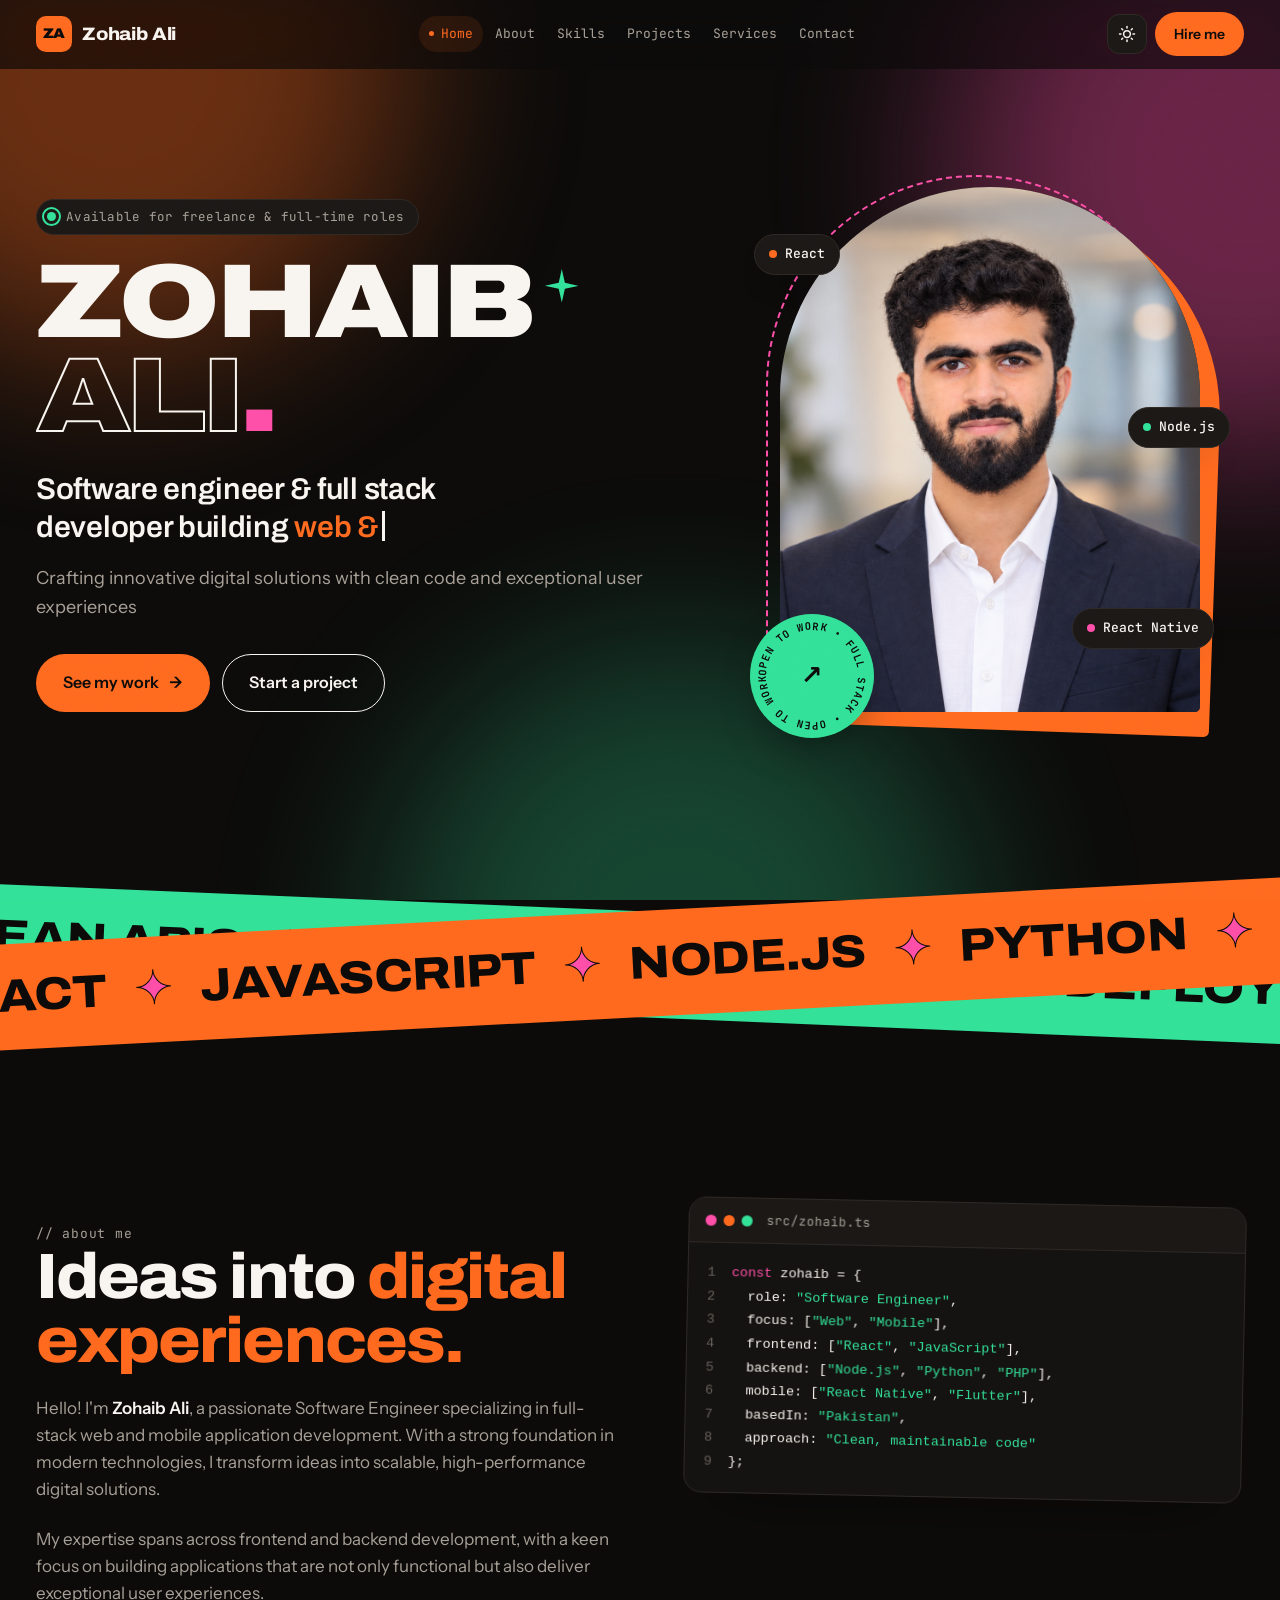
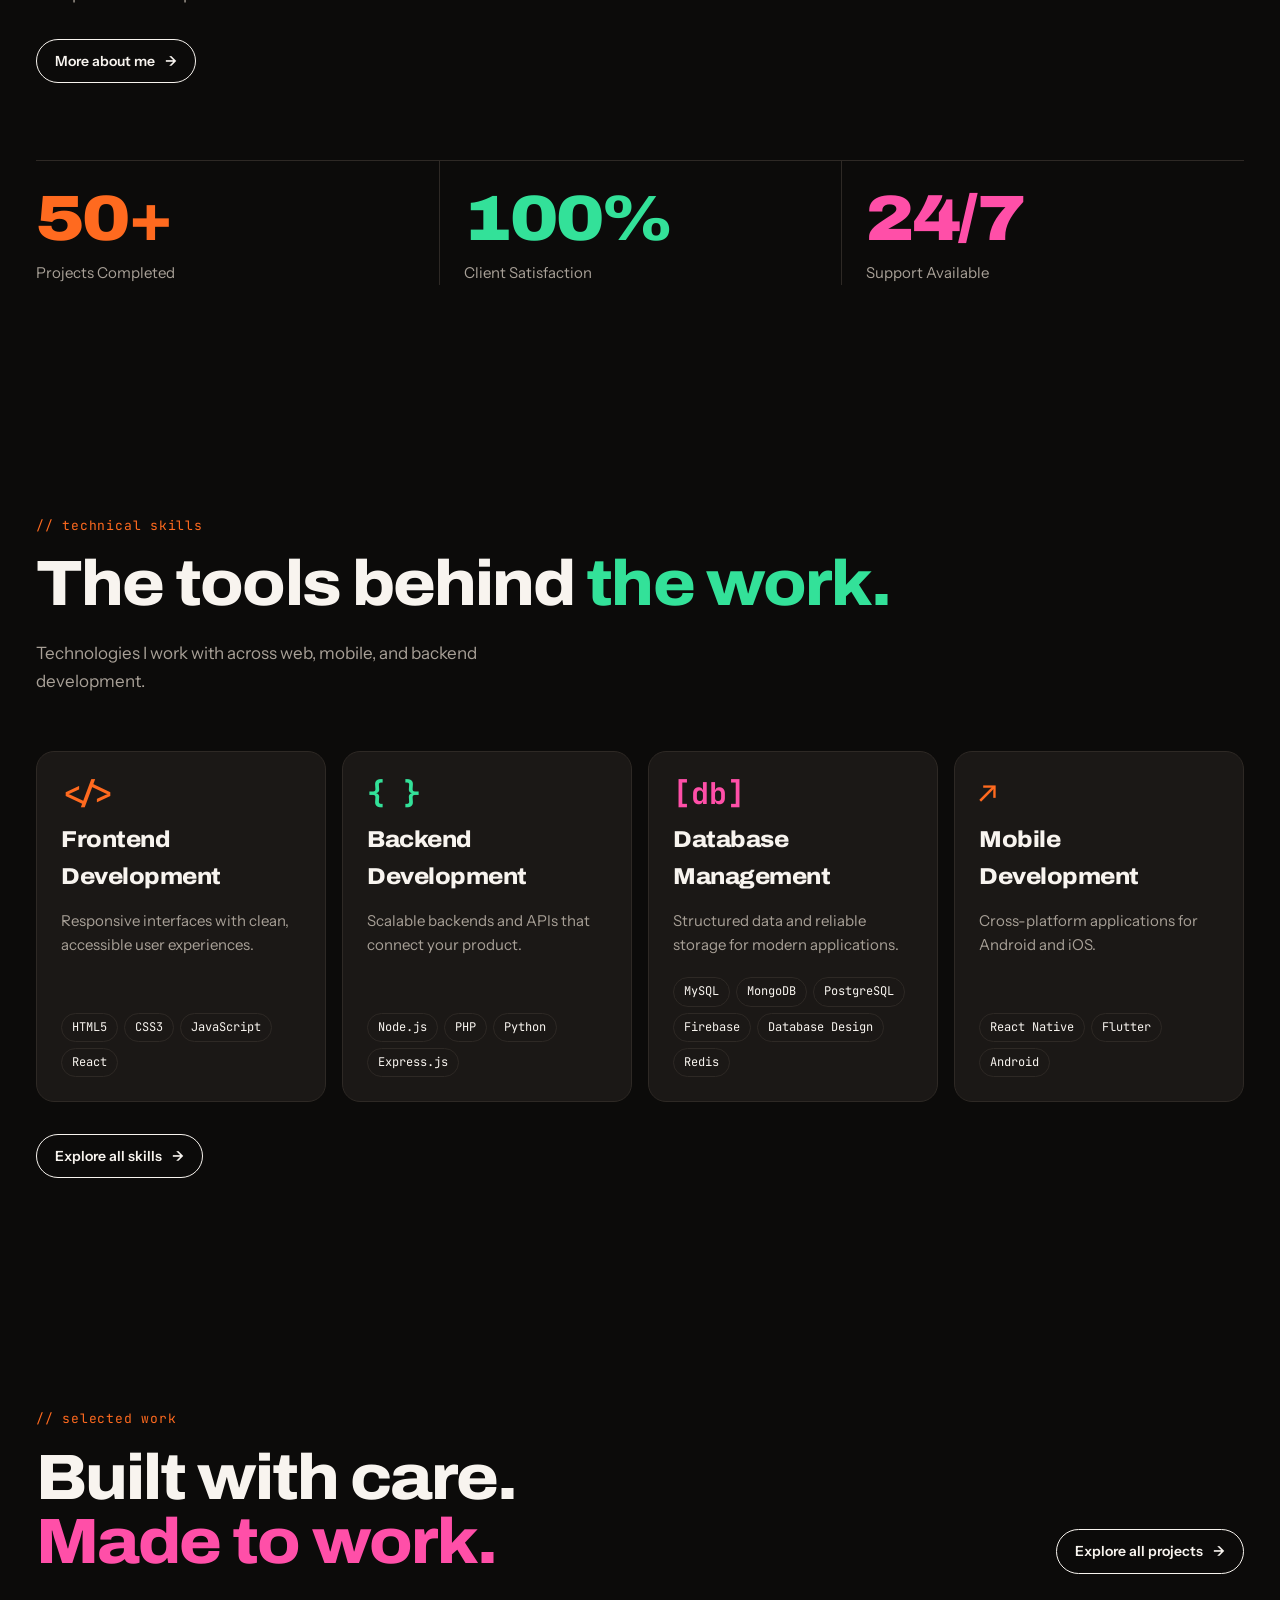
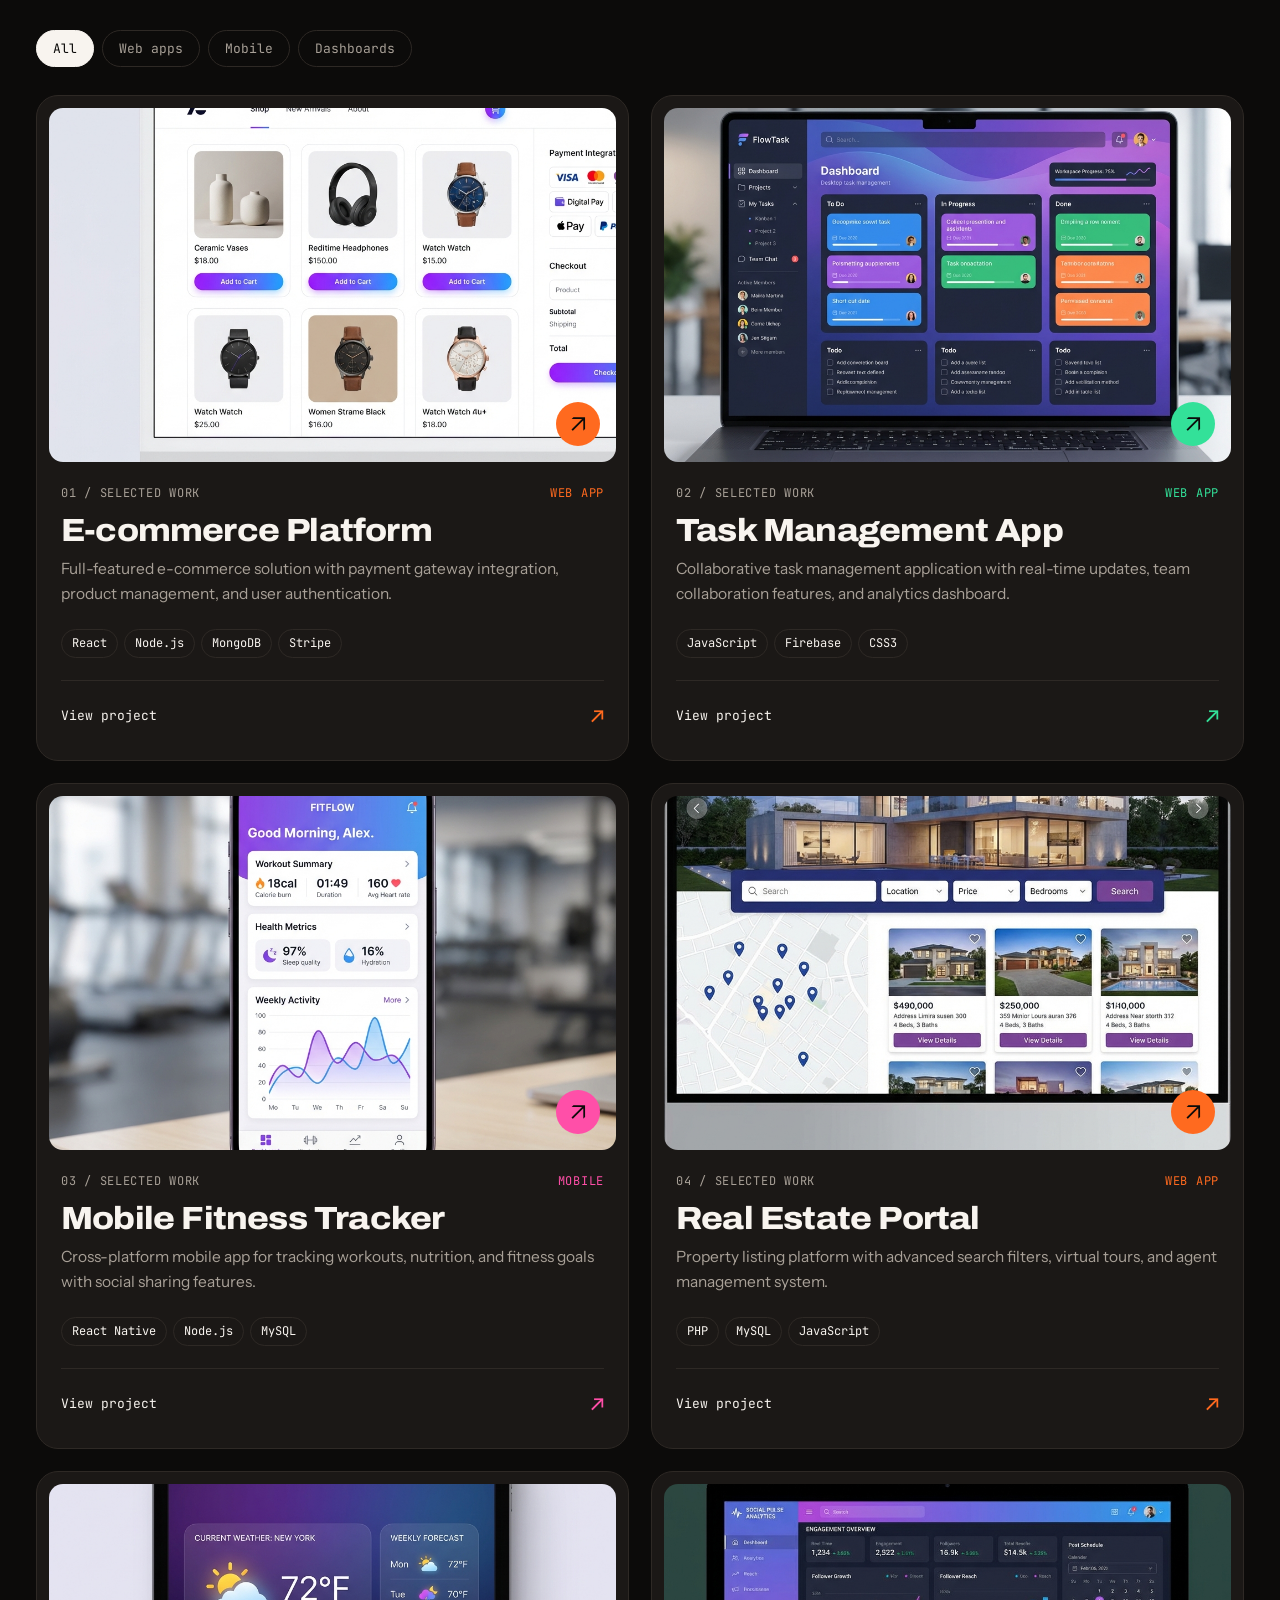
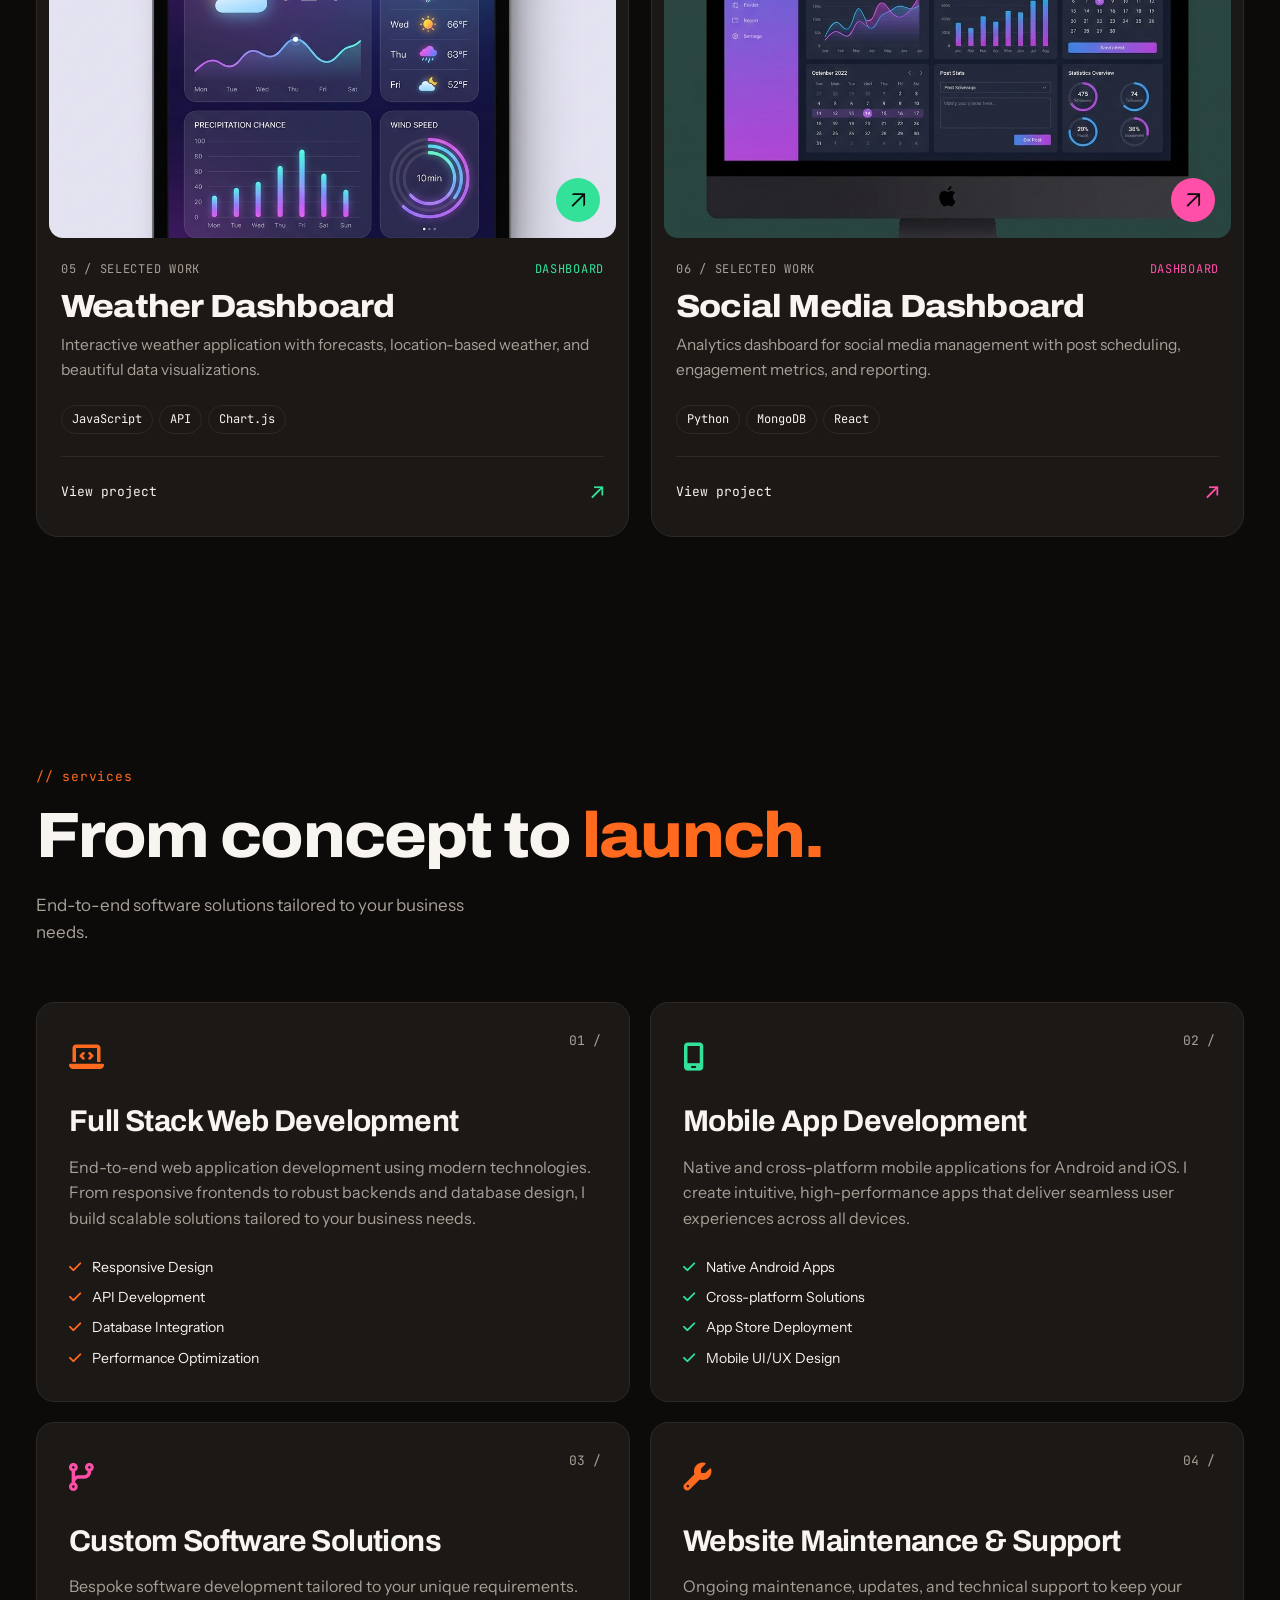
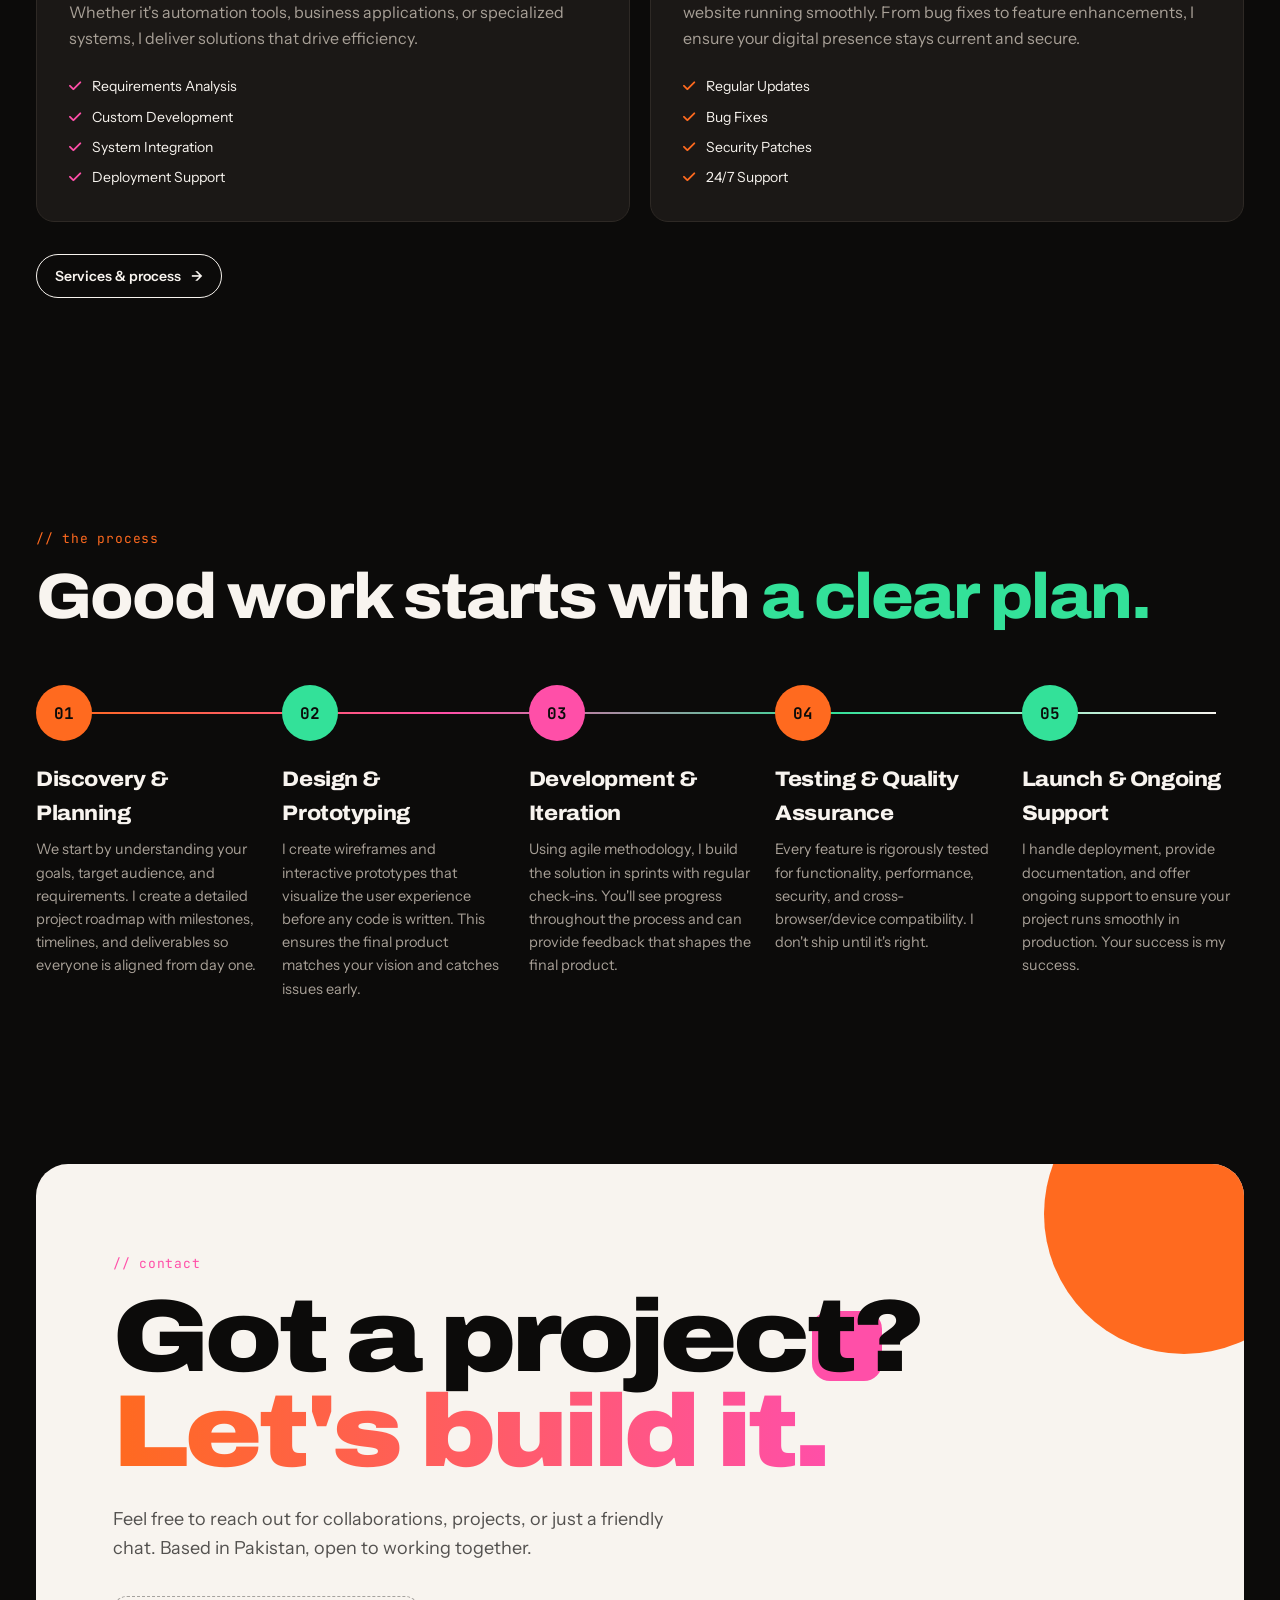
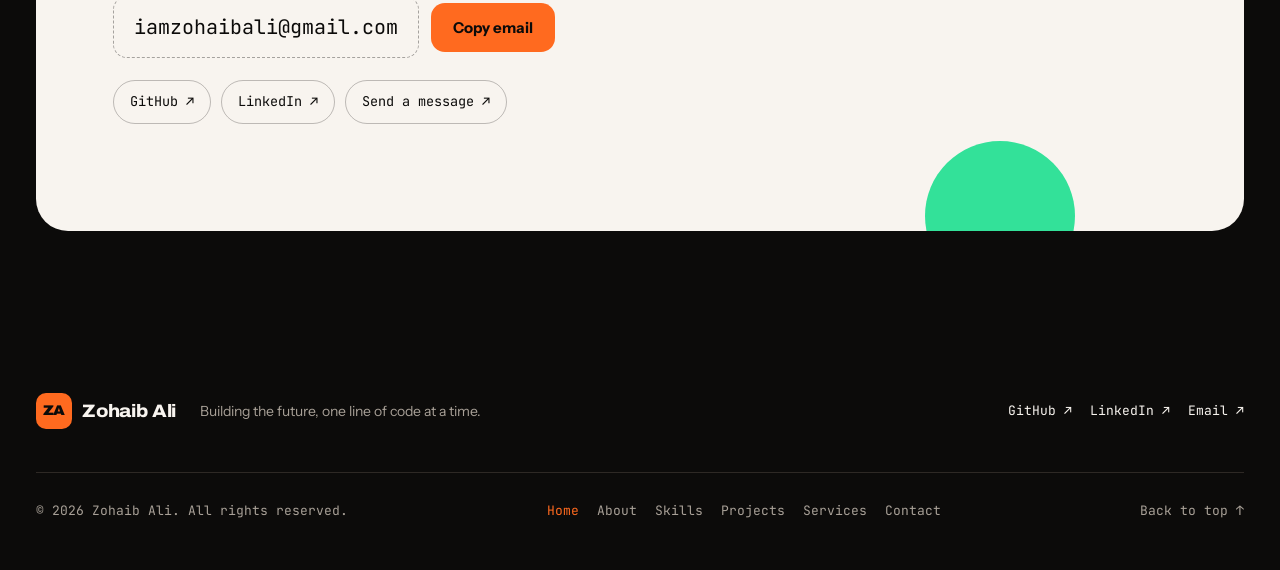
<file: index.html>
<!DOCTYPE html>

<html data-theme="dark" lang="en"><head><meta charset="utf-8"/><meta content="width=device-width, initial-scale=1, viewport-fit=cover" name="viewport"/><meta content="Zohaib Ali - Software Engineer | Full Stack Web &amp; App Developer. Professional portfolio showcasing skills, projects, and services." name="description"/><meta content="#0C0B0A" name="theme-color"/><title>Zohaib Ali | Software Engineer &amp; Full Stack Developer</title><script>try{document.documentElement.dataset.theme=localStorage.getItem('portfolio-theme')||'dark'}catch(e){}</script><link href="https://fonts.googleapis.com" rel="preconnect"/><link crossorigin="" href="https://fonts.gstatic.com" rel="preconnect"/><link href="https://fonts.googleapis.com/css2?family=Archivo:wdth,wght@62..125,300..900&amp;family=Instrument+Sans:wght@400..700&amp;family=JetBrains+Mono:wght@400;500;700&amp;display=swap" rel="stylesheet"/><link href="https://cdnjs.cloudflare.com/ajax/libs/font-awesome/6.4.0/css/all.min.css" rel="stylesheet"/><link href="style.css?v=20261026-navigation2" rel="stylesheet"/><link href="favicon.svg" rel="icon" type="image/svg+xml"/></head><body><a class="skip-link" href="#top">Skip to content</a><div aria-hidden="true" class="aura"><div class="blob b1"></div><div class="blob b2"></div><div class="blob b3"></div></div><div class="cursor" hidden="" id="cursor"></div><header aria-label="Site header" class="nav" id="nav">
<div class="wrap nav-in">
<a aria-label="Zohaib Ali — Home" class="logo" href="index.html"><span class="mono-mark">ZA</span><span>Zohaib Ali</span></a>
<nav aria-label="Main navigation" class="desktop-navigation"><ul class="links"><li><a aria-current="page" class="active" href="index.html">Home</a></li><li><a href="about.html">About</a></li><li><a href="skills.html">Skills</a></li><li><a href="projects.html">Projects</a></li><li><a href="services.html">Services</a></li><li><a href="contact.html">Contact</a></li></ul></nav>
<div class="nav-actions">
<button aria-label="Switch theme" class="icon-btn" id="themeToggle" type="button">
<svg class="sun" fill="none" stroke="currentColor" stroke-linecap="round" stroke-width="2" viewBox="0 0 24 24"><circle cx="12" cy="12" r="4.5"></circle><path d="M12 2v2M12 20v2M4.9 4.9l1.4 1.4M17.7 17.7l1.4 1.4M2 12h2M20 12h2M4.9 19.1l1.4-1.4M17.7 6.3l1.4-1.4"></path></svg>
<svg class="moon" fill="none" stroke="currentColor" stroke-linecap="round" stroke-linejoin="round" stroke-width="2" viewBox="0 0 24 24"><path d="M20.5 14.5A8.5 8.5 0 0 1 9.5 3.5a8.5 8.5 0 1 0 11 11z"></path></svg>
</button>
<button aria-controls="mobileMenu" aria-expanded="false" aria-label="Open menu" class="icon-btn menu-btn" id="menuBtn" type="button">
<svg fill="none" stroke="currentColor" stroke-linecap="round" stroke-width="2" viewBox="0 0 24 24"><path d="M4 7h16M4 12h16M4 17h10"></path></svg>
</button>
<a class="btn btn-primary btn-sm hire magnetic" href="contact.html">Hire me</a>
</div>
</div>
<nav aria-label="Mobile navigation" class="mobile-menu" hidden="" id="mobileMenu">
<div class="wrap">
<ul><li><a aria-current="page" class="active" href="index.html">Home</a></li><li><a href="about.html">About</a></li><li><a href="skills.html">Skills</a></li><li><a href="projects.html">Projects</a></li><li><a href="services.html">Services</a></li><li><a href="contact.html">Contact</a></li></ul>
</div>
</nav>
<div class="progress" id="progress"></div>
</header><main class="home-page" id="top"><section class="hero" id="home">
<div class="wrap hero-grid">
<div class="hero-copy">
<p class="eyebrow fade-up"><span class="pulse"></span>Available for freelance &amp; full-time roles</p>
<h1 aria-label="Zohaib Ali" class="name">
<span class="line"><span>Zohaib<svg aria-hidden="true" class="star" viewBox="0 0 24 24"><path d="M12 0l2.2 9.8L24 12l-9.8 2.2L12 24l-2.2-9.8L0 12l9.8-2.2z" fill="currentColor"></path></svg></span></span>
<span class="line"><span><span class="ali">Ali</span><i class="dot">.</i></span></span>
</h1>
<p class="role fade-up d1">Software engineer &amp; full stack developer building <span class="typed" id="typed">web &amp; mobile apps</span><span aria-hidden="true" class="caret"></span></p>
<p class="lede fade-up d2">Crafting innovative digital solutions with clean code and exceptional user experiences</p>
<div class="cta-row fade-up d3">
<a class="btn btn-primary magnetic" href="projects.html">See my work <span class="arr">→</span></a>
<a class="btn btn-ghost magnetic" href="contact.html">Start a project</a>
</div>
</div>
<div class="hero-visual">
<div class="portrait" id="portrait">
<div class="arch back" data-depth="10"></div>
<div class="arch ring" data-depth="-14"></div>
<div class="arch photo"><img alt="Zohaib Ali — Software Engineer and Full Stack Developer" fetchpriority="high" height="1254" src="profile.png?v=20261026" width="1254"/></div>
<span class="chip-f c1" data-depth="18"><i></i>React</span>
<span class="chip-f c2" data-depth="-20"><i></i>Node.js</span>
<span class="chip-f c3" data-depth="14"><i></i>React Native</span>
<div aria-hidden="true" class="badge">
<svg viewBox="0 0 124 124"><defs><path d="M62,62 m-46,0 a46,46 0 1,1 92,0 a46,46 0 1,1 -92,0" id="circ"></path></defs><text><textpath href="#circ">OPEN TO WORK • FULL STACK • OPEN TO WORK •</textpath></text></svg>
<span class="core">↗</span>
</div>
</div>
</div>
</div>
</section><div aria-hidden="true" class="tapes">
<div class="tape t2"><div class="track">
<span>Clean APIs <b>✦</b> Pixel-perfect UI <b>✦</b> Fast deploys <b>✦</b> Real-time apps <b>✦</b> Secure auth <b>✦</b> </span>
<span>Clean APIs <b>✦</b> Pixel-perfect UI <b>✦</b> Fast deploys <b>✦</b> Real-time apps <b>✦</b> Secure auth <b>✦</b> </span>
</div></div>
<div class="tape t1"><div class="track">
<span>React <b>✦</b> JavaScript <b>✦</b> Node.js <b>✦</b> Python <b>✦</b> PHP <b>✦</b> MongoDB <b>✦</b> React Native <b>✦</b> Flutter <b>✦</b> </span>
<span>React <b>✦</b> JavaScript <b>✦</b> Node.js <b>✦</b> Python <b>✦</b> PHP <b>✦</b> MongoDB <b>✦</b> React Native <b>✦</b> Flutter <b>✦</b> </span>
</div></div>
</div><section class="section" id="about">
<div class="wrap">
<div class="about-grid">
<div class="prose reveal"><p class="kicker">about me</p><h2 class="h2">Ideas into <em class="hl-o">digital experiences.</em></h2><p>
                        Hello! I'm <strong>Zohaib Ali</strong>, a passionate Software Engineer specializing in
                        full-stack web and mobile application development. With a strong foundation in modern
                        technologies, I transform ideas into scalable, high-performance digital solutions.
                    </p><p>
                        My expertise spans across frontend and backend development, with a keen focus on
                        building applications that are not only functional but also deliver exceptional user
                        experiences.
                    </p><div class="cta-row"><a class="btn btn-ghost btn-sm" href="about.html">More about me <span class="arr">→</span></a></div></div>
<div aria-label="Code snippet describing Zohaib" class="editor reveal" style="--d:.1s">
<div class="editor-bar"><span class="lights"><i></i><i></i><i></i></span><span class="tab">src/zohaib.ts</span></div>
<pre><code><span class="l"><span class="k">const</span> zohaib = {</span><span class="l">  role: <span class="s">"Software Engineer"</span>,</span><span class="l">  focus: [<span class="s">"Web"</span>, <span class="s">"Mobile"</span>],</span><span class="l">  frontend: [<span class="s">"React"</span>, <span class="s">"JavaScript"</span>],</span><span class="l">  backend: [<span class="s">"Node.js"</span>, <span class="s">"Python"</span>, <span class="s">"PHP"</span>],</span><span class="l">  mobile: [<span class="s">"React Native"</span>, <span class="s">"Flutter"</span>],</span><span class="l">  basedIn: <span class="s">"Pakistan"</span>,</span><span class="l">  approach: <span class="s">"Clean, maintainable code"</span></span><span class="l">};</span></code></pre>
</div>
</div>
<div class="stats reveal"><div class="stat"><div class="num">50+</div><div class="lbl">Projects Completed</div></div><div class="stat"><div class="num">100%</div><div class="lbl">Client Satisfaction</div></div><div class="stat"><div class="num">24/7</div><div class="lbl">Support Available</div></div></div>
</div>
</section><section class="section" id="skills"><div class="wrap"><div class="sec-head reveal"><div><p class="kicker">technical skills</p><h2 class="h2">The tools behind <em class="hl-g">the work.</em></h2></div><p class="sub">Technologies I work with across web, mobile, and backend development.</p></div><div class="skills"><article class="skill reveal" style="--c:var(--orange);--on:var(--ink)"><span aria-hidden="true" class="glyph">&lt;/&gt;</span><h3>Frontend Development</h3><p>Responsive interfaces with clean, accessible user experiences.</p><ul class="chips"><li>HTML5</li><li>CSS3</li><li>JavaScript</li><li>React</li></ul></article><article class="skill reveal" style="--c:var(--green);--on:var(--ink)"><span aria-hidden="true" class="glyph">{ }</span><h3>Backend Development</h3><p>Scalable backends and APIs that connect your product.</p><ul class="chips"><li>Node.js</li><li>PHP</li><li>Python</li><li>Express.js</li></ul></article><article class="skill reveal" style="--c:var(--pink);--on:var(--ink)"><span aria-hidden="true" class="glyph">[db]</span><h3>Database Management</h3><p>Structured data and reliable storage for modern applications.</p><ul class="chips"><li>MySQL</li><li>MongoDB</li><li>PostgreSQL</li><li>Firebase</li><li>Database Design</li><li>Redis</li></ul></article><article class="skill reveal" style="--c:var(--orange);--on:var(--ink)"><span aria-hidden="true" class="glyph">↗</span><h3>Mobile Development</h3><p>Cross-platform applications for Android and iOS.</p><ul class="chips"><li>React Native</li><li>Flutter</li><li>Android</li></ul></article></div><div class="cta-row"><a class="btn btn-ghost btn-sm" href="skills.html">Explore all skills <span class="arr">→</span></a></div></div></section><section class="section" id="projects"><div class="wrap"><div class="sec-head reveal"><div><p class="kicker">selected work</p><h2 class="h2">Built with care.<br/><em class="hl-p">Made to work.</em></h2></div><a class="btn btn-ghost btn-sm" href="projects.html">Explore all projects <span aria-hidden="true" class="arr">→</span></a></div><div aria-label="Filter projects" class="filter" role="group"><button aria-pressed="true" data-f="all" type="button">All</button><button aria-pressed="false" data-f="web" type="button">Web apps</button><button aria-pressed="false" data-f="mobile" type="button">Mobile</button><button aria-pressed="false" data-f="dashboard" type="button">Dashboards</button></div><div class="work" id="workGrid"><article class="card reveal" data-cat="web" style="--m:var(--orange)"><a aria-label="View E-commerce Platform" class="mock project-cover" href="project-ecommerce.html"><img alt="E-commerce Platform" loading="lazy" src="project1.jpg"/><span aria-hidden="true" class="project-open">↗</span></a><div class="card-body"><div class="card-meta"><span>01 / Selected work</span><span class="type">Web app</span></div><h3><a href="project-ecommerce.html">E-commerce Platform</a></h3><p>Full-featured e-commerce solution with payment gateway integration, product management, and
                            user authentication.</p><ul class="chips"><li>React</li><li>Node.js</li><li>MongoDB</li><li>Stripe</li></ul><a aria-label="Read case study: E-commerce Platform" class="project-details" href="project-ecommerce.html">View project <span aria-hidden="true">↗</span></a></div></article><article class="card reveal" data-cat="web" style="--m:var(--green)"><a aria-label="View Task Management App" class="mock project-cover" href="project-taskmanager.html"><img alt="Task Management App" loading="lazy" src="project2.jpg"/><span aria-hidden="true" class="project-open">↗</span></a><div class="card-body"><div class="card-meta"><span>02 / Selected work</span><span class="type">Web app</span></div><h3><a href="project-taskmanager.html">Task Management App</a></h3><p>Collaborative task management application with real-time updates, team collaboration
                            features, and analytics dashboard.</p><ul class="chips"><li>JavaScript</li><li>Firebase</li><li>CSS3</li></ul><a aria-label="Read case study: Task Management App" class="project-details" href="project-taskmanager.html">View project <span aria-hidden="true">↗</span></a></div></article><article class="card reveal" data-cat="mobile" style="--m:var(--pink)"><a aria-label="View Mobile Fitness Tracker" class="mock project-cover" href="project-fitness.html"><img alt="Mobile Fitness Tracker" loading="lazy" src="project3.jpg"/><span aria-hidden="true" class="project-open">↗</span></a><div class="card-body"><div class="card-meta"><span>03 / Selected work</span><span class="type">Mobile</span></div><h3><a href="project-fitness.html">Mobile Fitness Tracker</a></h3><p>Cross-platform mobile app for tracking workouts, nutrition, and fitness goals with social
                            sharing features.</p><ul class="chips"><li>React Native</li><li>Node.js</li><li>MySQL</li></ul><a aria-label="Read case study: Mobile Fitness Tracker" class="project-details" href="project-fitness.html">View project <span aria-hidden="true">↗</span></a></div></article><article class="card reveal" data-cat="web" style="--m:var(--orange)"><a aria-label="View Real Estate Portal" class="mock project-cover" href="project-realestate.html"><img alt="Real Estate Portal" loading="lazy" src="project4.jpg"/><span aria-hidden="true" class="project-open">↗</span></a><div class="card-body"><div class="card-meta"><span>04 / Selected work</span><span class="type">Web app</span></div><h3><a href="project-realestate.html">Real Estate Portal</a></h3><p>Property listing platform with advanced search filters, virtual tours, and agent management
                            system.</p><ul class="chips"><li>PHP</li><li>MySQL</li><li>JavaScript</li></ul><a aria-label="Read case study: Real Estate Portal" class="project-details" href="project-realestate.html">View project <span aria-hidden="true">↗</span></a></div></article><article class="card reveal" data-cat="dashboard" style="--m:var(--green)"><a aria-label="View Weather Dashboard" class="mock project-cover" href="project-weather.html"><img alt="Weather Dashboard" loading="lazy" src="project5.jpg"/><span aria-hidden="true" class="project-open">↗</span></a><div class="card-body"><div class="card-meta"><span>05 / Selected work</span><span class="type">Dashboard</span></div><h3><a href="project-weather.html">Weather Dashboard</a></h3><p>Interactive weather application with forecasts, location-based weather, and beautiful data
                            visualizations.</p><ul class="chips"><li>JavaScript</li><li>API</li><li>Chart.js</li></ul><a aria-label="Read case study: Weather Dashboard" class="project-details" href="project-weather.html">View project <span aria-hidden="true">↗</span></a></div></article><article class="card reveal" data-cat="dashboard" style="--m:var(--pink)"><a aria-label="View Social Media Dashboard" class="mock project-cover" href="project-socialmedia.html"><img alt="Social Media Dashboard" loading="lazy" src="project6.jpg"/><span aria-hidden="true" class="project-open">↗</span></a><div class="card-body"><div class="card-meta"><span>06 / Selected work</span><span class="type">Dashboard</span></div><h3><a href="project-socialmedia.html">Social Media Dashboard</a></h3><p>Analytics dashboard for social media management with post scheduling, engagement metrics, and
                            reporting.</p><ul class="chips"><li>Python</li><li>MongoDB</li><li>React</li></ul><a aria-label="Read case study: Social Media Dashboard" class="project-details" href="project-socialmedia.html">View project <span aria-hidden="true">↗</span></a></div></article></div></div></section><section class="section" id="services"><div class="wrap"><div class="sec-head reveal"><div><p class="kicker">services</p><h2 class="h2">From concept to <em class="hl-o">launch.</em></h2></div><p class="sub">End-to-end software solutions tailored to your business needs.</p></div><div class="services-grid"><article class="service-card reveal" style="--c:var(--orange)"><span class="service-number">01 /</span><div class="service-icon">
<i aria-hidden="true" class="fas fa-laptop-code"></i>
</div><h3>Full Stack Web Development</h3><p>End-to-end web application development using modern technologies. From responsive
                        frontends to robust backends and database design, I build scalable solutions tailored
                        to your business needs.</p><ul class="service-features">
<li><i aria-hidden="true" class="fas fa-check"></i> Responsive Design</li>
<li><i aria-hidden="true" class="fas fa-check"></i> API Development</li>
<li><i aria-hidden="true" class="fas fa-check"></i> Database Integration</li>
<li><i aria-hidden="true" class="fas fa-check"></i> Performance Optimization</li>
</ul></article><article class="service-card reveal" style="--c:var(--green)"><span class="service-number">02 /</span><div class="service-icon">
<i aria-hidden="true" class="fas fa-mobile-screen"></i>
</div><h3>Mobile App Development</h3><p>Native and cross-platform mobile applications for Android and iOS. I create intuitive,
                        high-performance apps that deliver seamless user experiences across all devices.</p><ul class="service-features">
<li><i aria-hidden="true" class="fas fa-check"></i> Native Android Apps</li>
<li><i aria-hidden="true" class="fas fa-check"></i> Cross-platform Solutions</li>
<li><i aria-hidden="true" class="fas fa-check"></i> App Store Deployment</li>
<li><i aria-hidden="true" class="fas fa-check"></i> Mobile UI/UX Design</li>
</ul></article><article class="service-card reveal" style="--c:var(--pink)"><span class="service-number">03 /</span><div class="service-icon">
<i aria-hidden="true" class="fas fa-code-branch"></i>
</div><h3>Custom Software Solutions</h3><p>Bespoke software development tailored to your unique requirements. Whether it's
                        automation tools, business applications, or specialized systems, I deliver solutions
                        that drive efficiency.</p><ul class="service-features">
<li><i aria-hidden="true" class="fas fa-check"></i> Requirements Analysis</li>
<li><i aria-hidden="true" class="fas fa-check"></i> Custom Development</li>
<li><i aria-hidden="true" class="fas fa-check"></i> System Integration</li>
<li><i aria-hidden="true" class="fas fa-check"></i> Deployment Support</li>
</ul></article><article class="service-card reveal" style="--c:var(--orange)"><span class="service-number">04 /</span><div class="service-icon">
<i aria-hidden="true" class="fas fa-wrench"></i>
</div><h3>Website Maintenance &amp; Support</h3><p>Ongoing maintenance, updates, and technical support to keep your website running smoothly.
                        From bug fixes to feature enhancements, I ensure your digital presence stays current and secure.</p><ul class="service-features">
<li><i aria-hidden="true" class="fas fa-check"></i> Regular Updates</li>
<li><i aria-hidden="true" class="fas fa-check"></i> Bug Fixes</li>
<li><i aria-hidden="true" class="fas fa-check"></i> Security Patches</li>
<li><i aria-hidden="true" class="fas fa-check"></i> 24/7 Support</li>
</ul></article></div><div class="cta-row"><a class="btn btn-ghost btn-sm" href="services.html">Services &amp; process <span class="arr">→</span></a></div></div></section><section class="section" id="process"><div class="wrap"><div class="sec-head reveal"><div><p class="kicker">the process</p><h2 class="h2">Good work starts with <em class="hl-g">a clear plan.</em></h2></div></div><ol class="steps reveal-line"><li class="step reveal" style="--c:var(--orange)"><span class="no">01</span><h3>Discovery &amp; Planning</h3><p>We start by understanding your goals, target audience, and requirements. I create
                            a detailed project roadmap with milestones, timelines, and deliverables so
                            everyone is aligned from day one.</p></li><li class="step reveal" style="--c:var(--green)"><span class="no">02</span><h3>Design &amp; Prototyping</h3><p>I create wireframes and interactive prototypes that visualize the user experience
                            before any code is written. This ensures the final product matches your vision
                            and catches issues early.</p></li><li class="step reveal" style="--c:var(--pink)"><span class="no">03</span><h3>Development &amp; Iteration</h3><p>Using agile methodology, I build the solution in sprints with regular check-ins.
                            You'll see progress throughout the process and can provide feedback that
                            shapes the final product.</p></li><li class="step reveal" style="--c:var(--orange)"><span class="no">04</span><h3>Testing &amp; Quality Assurance</h3><p>Every feature is rigorously tested for functionality, performance, security, and
                            cross-browser/device compatibility. I don't ship until it's right.</p></li><li class="step reveal" style="--c:var(--green)"><span class="no">05</span><h3>Launch &amp; Ongoing Support</h3><p>I handle deployment, provide documentation, and offer ongoing support to ensure
                            your project runs smoothly in production. Your success is my success.</p></li></ol></div></section><section class="section" id="contact" style="padding-top:clamp(24px,4vw,48px)">
<div class="wrap">
<div class="contact-panel reveal">
<span aria-hidden="true" class="shape s1"></span><span aria-hidden="true" class="shape s2"></span><span aria-hidden="true" class="shape s3"></span>
<p class="kicker">contact</p>
<h2 class="mega">Got a project? <span class="grad">Let's build it.</span></h2>
<p class="sub">Feel free to reach out for collaborations, projects, or just a friendly chat. Based in Pakistan, open to working together.</p>
<div class="email-row">
<span class="email" id="contactEmail"><a href="mailto:iamzohaibali@gmail.com">iamzohaibali@gmail.com</a></span>
<button class="copy" id="copyBtn" type="button">Copy email</button>
</div>
<ul class="socials"><li><a href="https://github.com/ZohaibAli-dev/" rel="noopener noreferrer" target="_blank">GitHub ↗</a></li><li><a href="https://www.linkedin.com/in/zohaibali-dev/" rel="noopener noreferrer" target="_blank">LinkedIn ↗</a></li><li><a href="contact.html">Send a message ↗</a></li></ul>
</div>
</div>
</section></main><footer><div class="wrap"><div class="footer-top"><a class="logo" href="index.html"><span class="mono-mark">ZA</span>Zohaib Ali</a><p>Building the future, one line of code at a time.</p><div class="footer-socials"><a href="https://github.com/ZohaibAli-dev/" rel="noopener noreferrer" target="_blank">GitHub ↗</a><a href="https://www.linkedin.com/in/zohaibali-dev/" rel="noopener noreferrer" target="_blank">LinkedIn ↗</a><a href="mailto:iamzohaibali@gmail.com">Email ↗</a></div></div><div class="foot"><span>© 2026 Zohaib Ali. All rights reserved.</span><nav aria-label="More about Zohaib" class="footer-pages"><a aria-current="page" href="index.html">Home</a><a href="about.html">About</a><a href="skills.html">Skills</a><a href="projects.html">Projects</a><a href="services.html">Services</a><a href="contact.html">Contact</a></nav><a href="#top">Back to top ↑</a></div></div></footer><script defer="" src="script.js?v=20261026-navigation"></script></body></html>
</file>
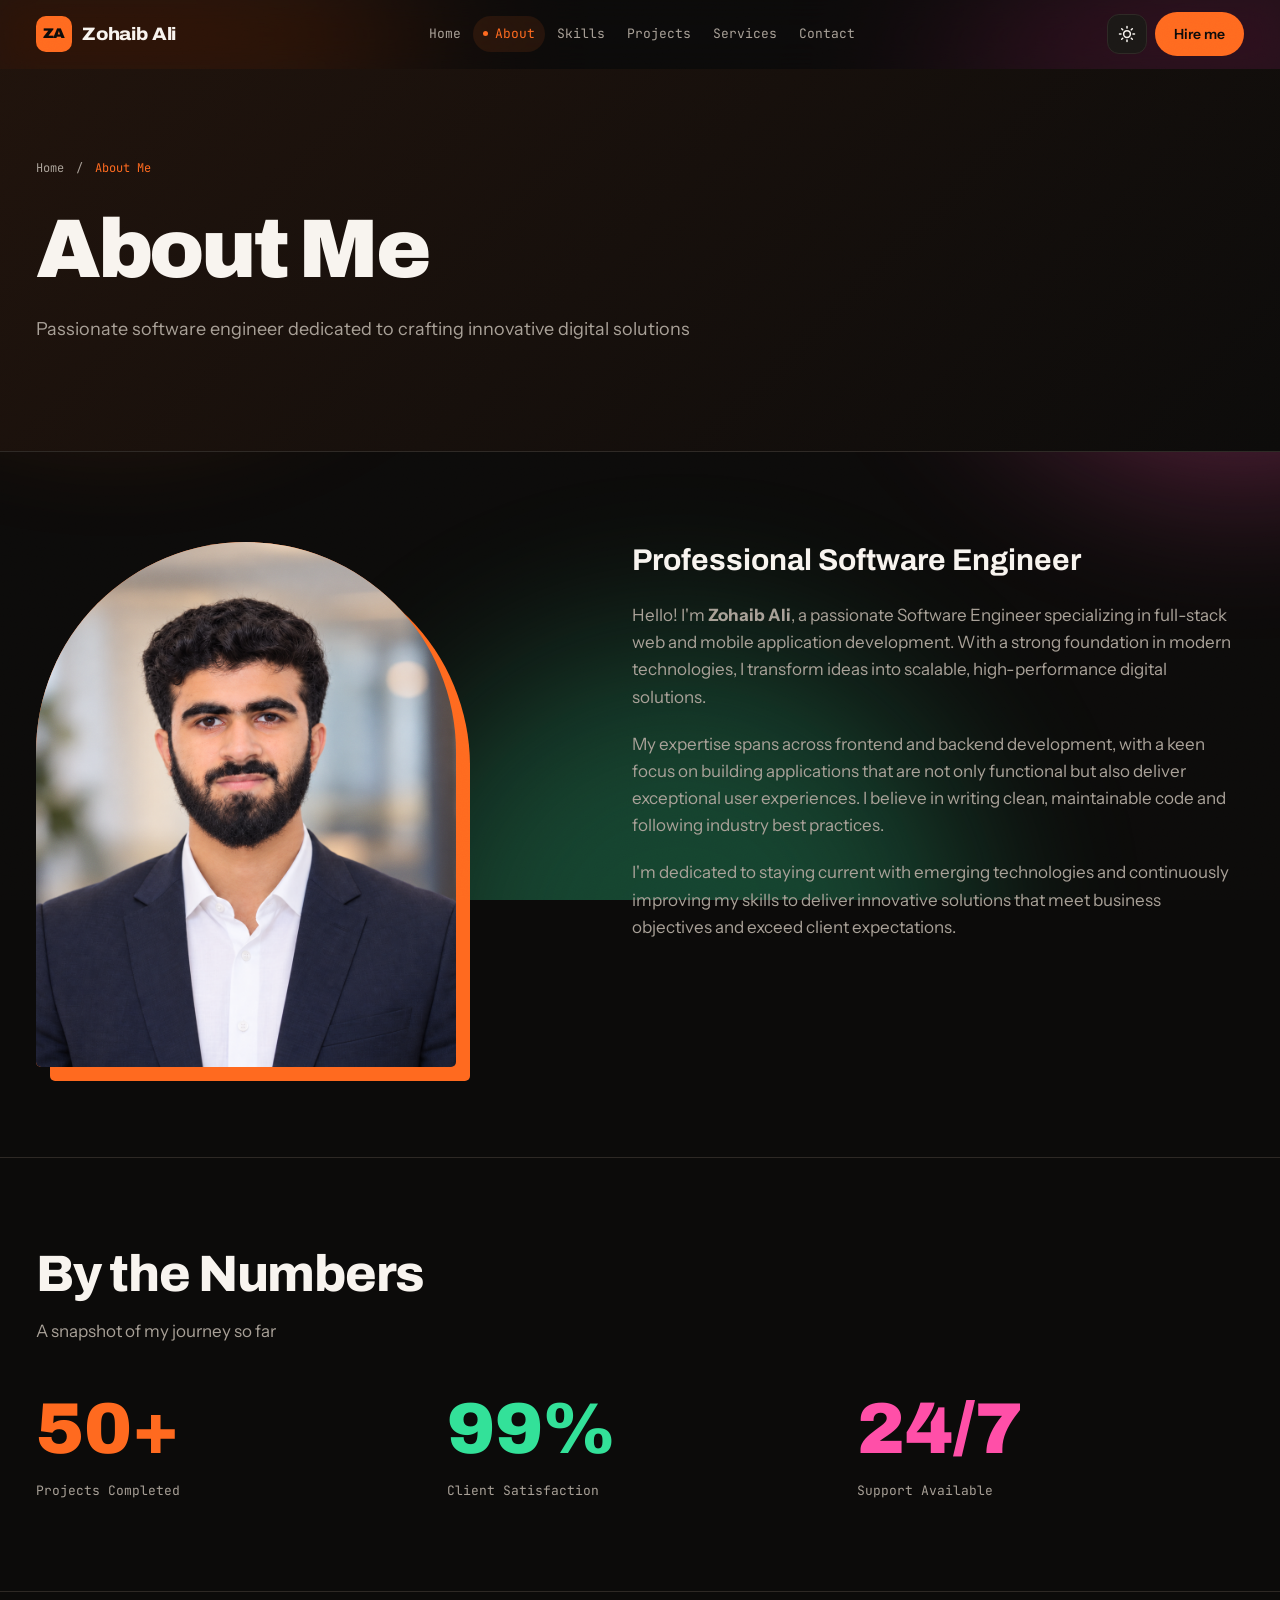
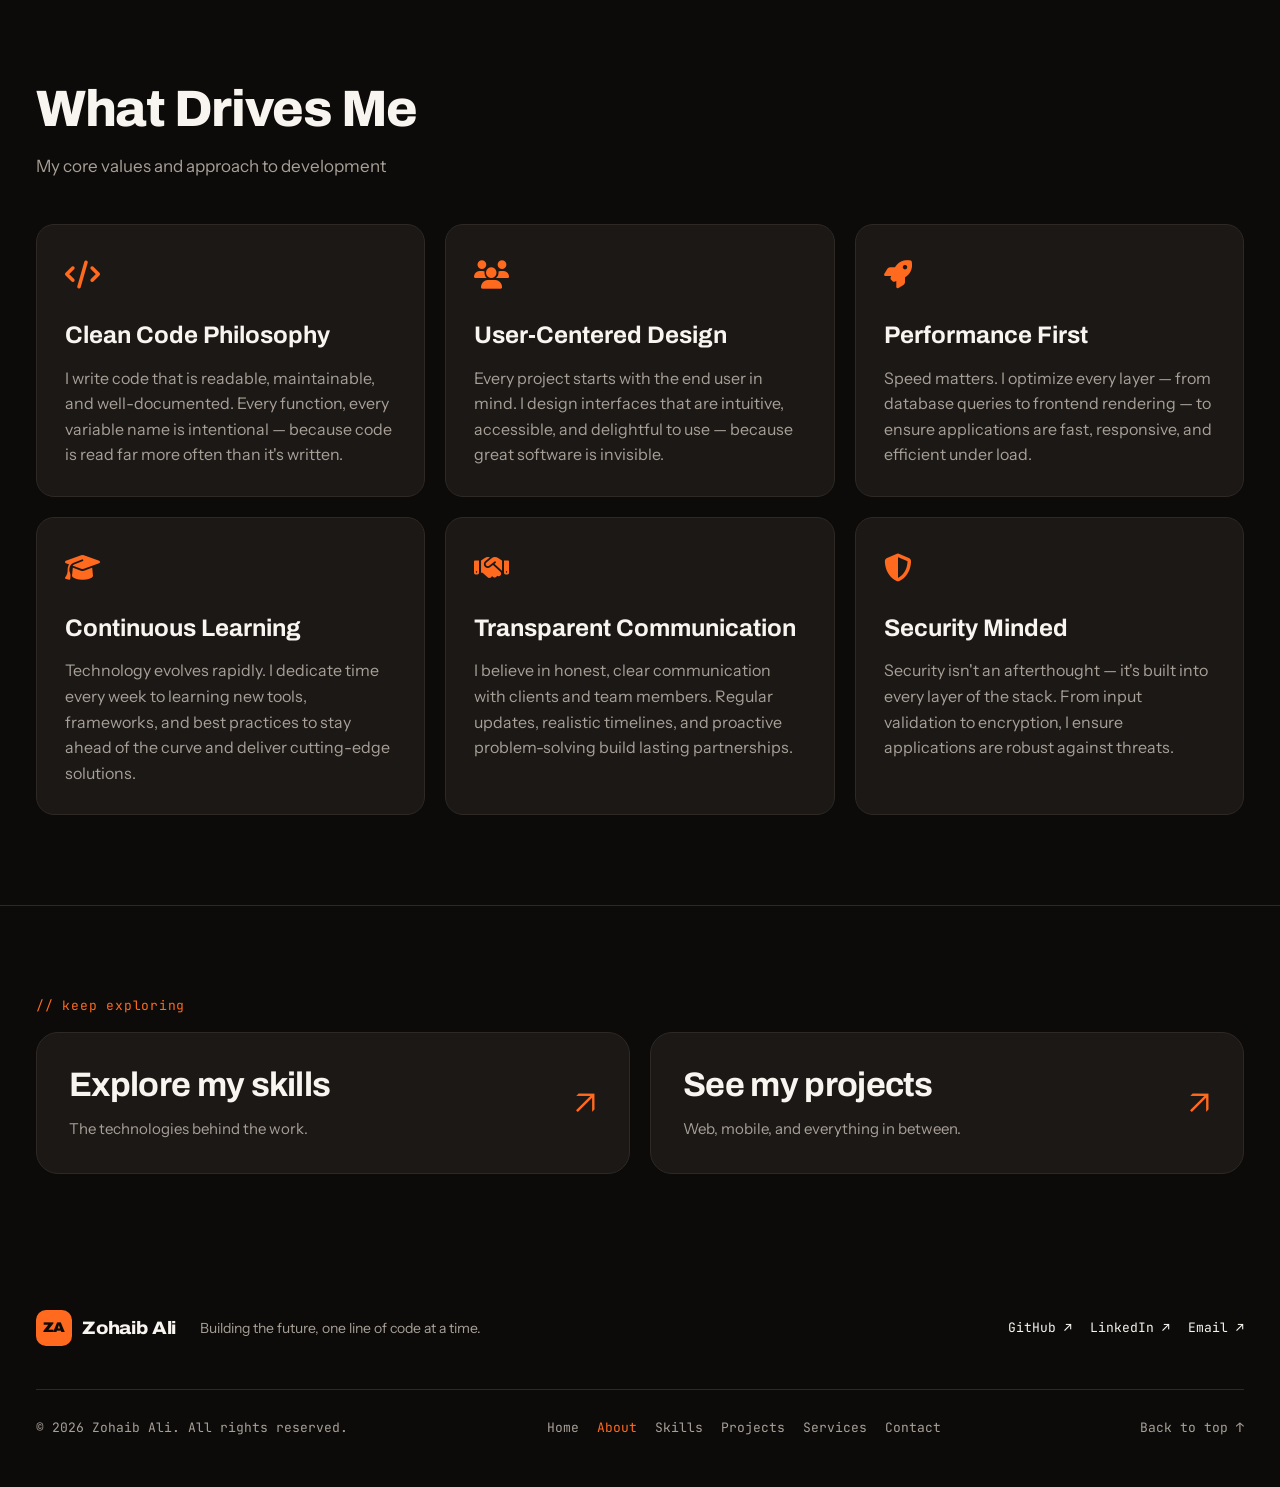
<file: about.html>
<!DOCTYPE html>

<html data-theme="dark" lang="en"><head><meta charset="utf-8"/><meta content="width=device-width, initial-scale=1, viewport-fit=cover" name="viewport"/><meta content="About Zohaib Ali - Software Engineer &amp; Full Stack Developer. Learn about my background, experience, and passion for building digital solutions." name="description"/><meta content="#0C0B0A" name="theme-color"/><title>About Me | Zohaib Ali - Software Engineer</title><script>try{document.documentElement.dataset.theme=localStorage.getItem('portfolio-theme')||'dark'}catch(e){}</script><link href="https://fonts.googleapis.com" rel="preconnect"/><link crossorigin="" href="https://fonts.gstatic.com" rel="preconnect"/><link href="https://fonts.googleapis.com/css2?family=Archivo:wdth,wght@62..125,300..900&amp;family=Instrument+Sans:wght@400..700&amp;family=JetBrains+Mono:wght@400;500;700&amp;display=swap" rel="stylesheet"/><link href="https://cdnjs.cloudflare.com/ajax/libs/font-awesome/6.4.0/css/all.min.css" rel="stylesheet"/><link href="style.css?v=20261026-navigation2" rel="stylesheet"/><link href="favicon.svg" rel="icon" type="image/svg+xml"/></head><body><a class="skip-link" href="#top">Skip to content</a><div aria-hidden="true" class="aura"><div class="blob b1"></div><div class="blob b2"></div><div class="blob b3"></div></div><div class="cursor" hidden="" id="cursor"></div><header aria-label="Site header" class="nav" id="nav">
<div class="wrap nav-in">
<a aria-label="Zohaib Ali — Home" class="logo" href="index.html"><span class="mono-mark">ZA</span><span>Zohaib Ali</span></a>
<nav aria-label="Main navigation" class="desktop-navigation"><ul class="links"><li><a href="index.html">Home</a></li><li><a aria-current="page" class="active" href="about.html">About</a></li><li><a href="skills.html">Skills</a></li><li><a href="projects.html">Projects</a></li><li><a href="services.html">Services</a></li><li><a href="contact.html">Contact</a></li></ul></nav>
<div class="nav-actions">
<button aria-label="Switch theme" class="icon-btn" id="themeToggle" type="button">
<svg class="sun" fill="none" stroke="currentColor" stroke-linecap="round" stroke-width="2" viewBox="0 0 24 24"><circle cx="12" cy="12" r="4.5"></circle><path d="M12 2v2M12 20v2M4.9 4.9l1.4 1.4M17.7 17.7l1.4 1.4M2 12h2M20 12h2M4.9 19.1l1.4-1.4M17.7 6.3l1.4-1.4"></path></svg>
<svg class="moon" fill="none" stroke="currentColor" stroke-linecap="round" stroke-linejoin="round" stroke-width="2" viewBox="0 0 24 24"><path d="M20.5 14.5A8.5 8.5 0 0 1 9.5 3.5a8.5 8.5 0 1 0 11 11z"></path></svg>
</button>
<button aria-controls="mobileMenu" aria-expanded="false" aria-label="Open menu" class="icon-btn menu-btn" id="menuBtn" type="button">
<svg fill="none" stroke="currentColor" stroke-linecap="round" stroke-width="2" viewBox="0 0 24 24"><path d="M4 7h16M4 12h16M4 17h10"></path></svg>
</button>
<a class="btn btn-primary btn-sm hire magnetic" href="contact.html">Hire me</a>
</div>
</div>
<nav aria-label="Mobile navigation" class="mobile-menu" hidden="" id="mobileMenu">
<div class="wrap">
<ul><li><a href="index.html">Home</a></li><li><a aria-current="page" class="active" href="about.html">About</a></li><li><a href="skills.html">Skills</a></li><li><a href="projects.html">Projects</a></li><li><a href="services.html">Services</a></li><li><a href="contact.html">Contact</a></li></ul>
</div>
</nav>
<div class="progress" id="progress"></div>
</header><main class="detail-page" id="top"><section class="page-hero">
<div class="container">
<nav aria-label="Breadcrumb" class="page-hero-breadcrumb">
<a href="index.html">Home</a>
<span aria-hidden="true" class="separator">/</span>
<span aria-current="page" class="current">About Me</span>
</nav>
<h1>About Me</h1>
<p>Passionate software engineer dedicated to crafting innovative digital solutions</p>
</div>
</section><section class="about" id="about">
<div class="container">
<div class="about-content">
<div class="about-image">
<div class="about-image-wrapper">
<img alt="Zohaib Ali" loading="lazy" src="profile.png?v=20261026"/>
<div class="about-image-decoration"></div>
</div>
</div>
<div class="about-text">
<h3>Professional Software Engineer</h3>
<p>
                        Hello! I'm <strong>Zohaib Ali</strong>, a passionate Software Engineer specializing in
                        full-stack web and mobile application development. With a strong foundation in modern
                        technologies, I transform ideas into scalable, high-performance digital solutions.
                    </p>
<p>
                        My expertise spans across frontend and backend development, with a keen focus on
                        building applications that are not only functional but also deliver exceptional user
                        experiences. I believe in writing clean, maintainable code and following industry
                        best practices.
                    </p>
<p>
                        I'm dedicated to staying current with emerging technologies and continuously improving
                        my skills to deliver innovative solutions that meet business objectives and exceed
                        client expectations.
                    </p>
</div>
</div>
</div>
</section><section class="skills">
<div class="container">
<div class="section-header">
<h2 class="section-title">By the Numbers</h2>
<p class="section-subtitle">A snapshot of my journey so far</p>
</div>
<div class="about-stats">
<div class="stat-item">
<div class="stat-number">50+</div>
<div class="stat-label">Projects Completed</div>
</div>
<div class="stat-item">
<div class="stat-number">100%</div>
<div class="stat-label">Client Satisfaction</div>
</div>
<div class="stat-item">
<div class="stat-number">24/7</div>
<div class="stat-label">Support Available</div>
</div>
</div>
</div>
</section><section class="services">
<div class="container">
<div class="section-header">
<h2 class="section-title">What Drives Me</h2>
<p class="section-subtitle">My core values and approach to development</p>
</div>
<div class="features-grid">
<div class="feature-card">
<div class="feature-card-icon">
<i aria-hidden="true" class="fas fa-code"></i>
</div>
<h4>Clean Code Philosophy</h4>
<p>I write code that is readable, maintainable, and well-documented. Every function,
                        every variable name is intentional — because code is read far more often than it's written.</p>
</div>
<div class="feature-card">
<div class="feature-card-icon">
<i aria-hidden="true" class="fas fa-users"></i>
</div>
<h4>User-Centered Design</h4>
<p>Every project starts with the end user in mind. I design interfaces that are intuitive,
                        accessible, and delightful to use — because great software is invisible.</p>
</div>
<div class="feature-card">
<div class="feature-card-icon">
<i aria-hidden="true" class="fas fa-rocket"></i>
</div>
<h4>Performance First</h4>
<p>Speed matters. I optimize every layer — from database queries to frontend rendering — to
                        ensure applications are fast, responsive, and efficient under load.</p>
</div>
<div class="feature-card">
<div class="feature-card-icon">
<i aria-hidden="true" class="fas fa-graduation-cap"></i>
</div>
<h4>Continuous Learning</h4>
<p>Technology evolves rapidly. I dedicate time every week to learning new tools, frameworks,
                        and best practices to stay ahead of the curve and deliver cutting-edge solutions.</p>
</div>
<div class="feature-card">
<div class="feature-card-icon">
<i aria-hidden="true" class="fas fa-handshake"></i>
</div>
<h4>Transparent Communication</h4>
<p>I believe in honest, clear communication with clients and team members. Regular updates,
                        realistic timelines, and proactive problem-solving build lasting partnerships.</p>
</div>
<div class="feature-card">
<div class="feature-card-icon">
<i aria-hidden="true" class="fas fa-shield-halved"></i>
</div>
<h4>Security Minded</h4>
<p>Security isn't an afterthought — it's built into every layer of the stack. From input
                        validation to encryption, I ensure applications are robust against threats.</p>
</div>
</div>
</div>
</section><section class="page-journey"><div class="container"><p class="kicker">keep exploring</p><div class="journey-grid"><a class="journey-link" href="skills.html"><div><h2>Explore my skills</h2><p>The technologies behind the work.</p></div><span aria-hidden="true">↗</span></a><a class="journey-link" href="projects.html"><div><h2>See my projects</h2><p>Web, mobile, and everything in between.</p></div><span aria-hidden="true">↗</span></a></div></div></section></main><footer><div class="wrap"><div class="footer-top"><a class="logo" href="index.html"><span class="mono-mark">ZA</span>Zohaib Ali</a><p>Building the future, one line of code at a time.</p><div class="footer-socials"><a href="https://github.com/ZohaibAli-dev/" rel="noopener noreferrer" target="_blank">GitHub ↗</a><a href="https://www.linkedin.com/in/zohaibali-dev/" rel="noopener noreferrer" target="_blank">LinkedIn ↗</a><a href="mailto:iamzohaibali@gmail.com">Email ↗</a></div></div><div class="foot"><span>© 2026 Zohaib Ali. All rights reserved.</span><nav aria-label="More about Zohaib" class="footer-pages"><a href="index.html">Home</a><a aria-current="page" href="about.html">About</a><a href="skills.html">Skills</a><a href="projects.html">Projects</a><a href="services.html">Services</a><a href="contact.html">Contact</a></nav><a href="#top">Back to top ↑</a></div></div></footer><script defer="" src="script.js?v=20261026-navigation"></script></body></html>
</file>
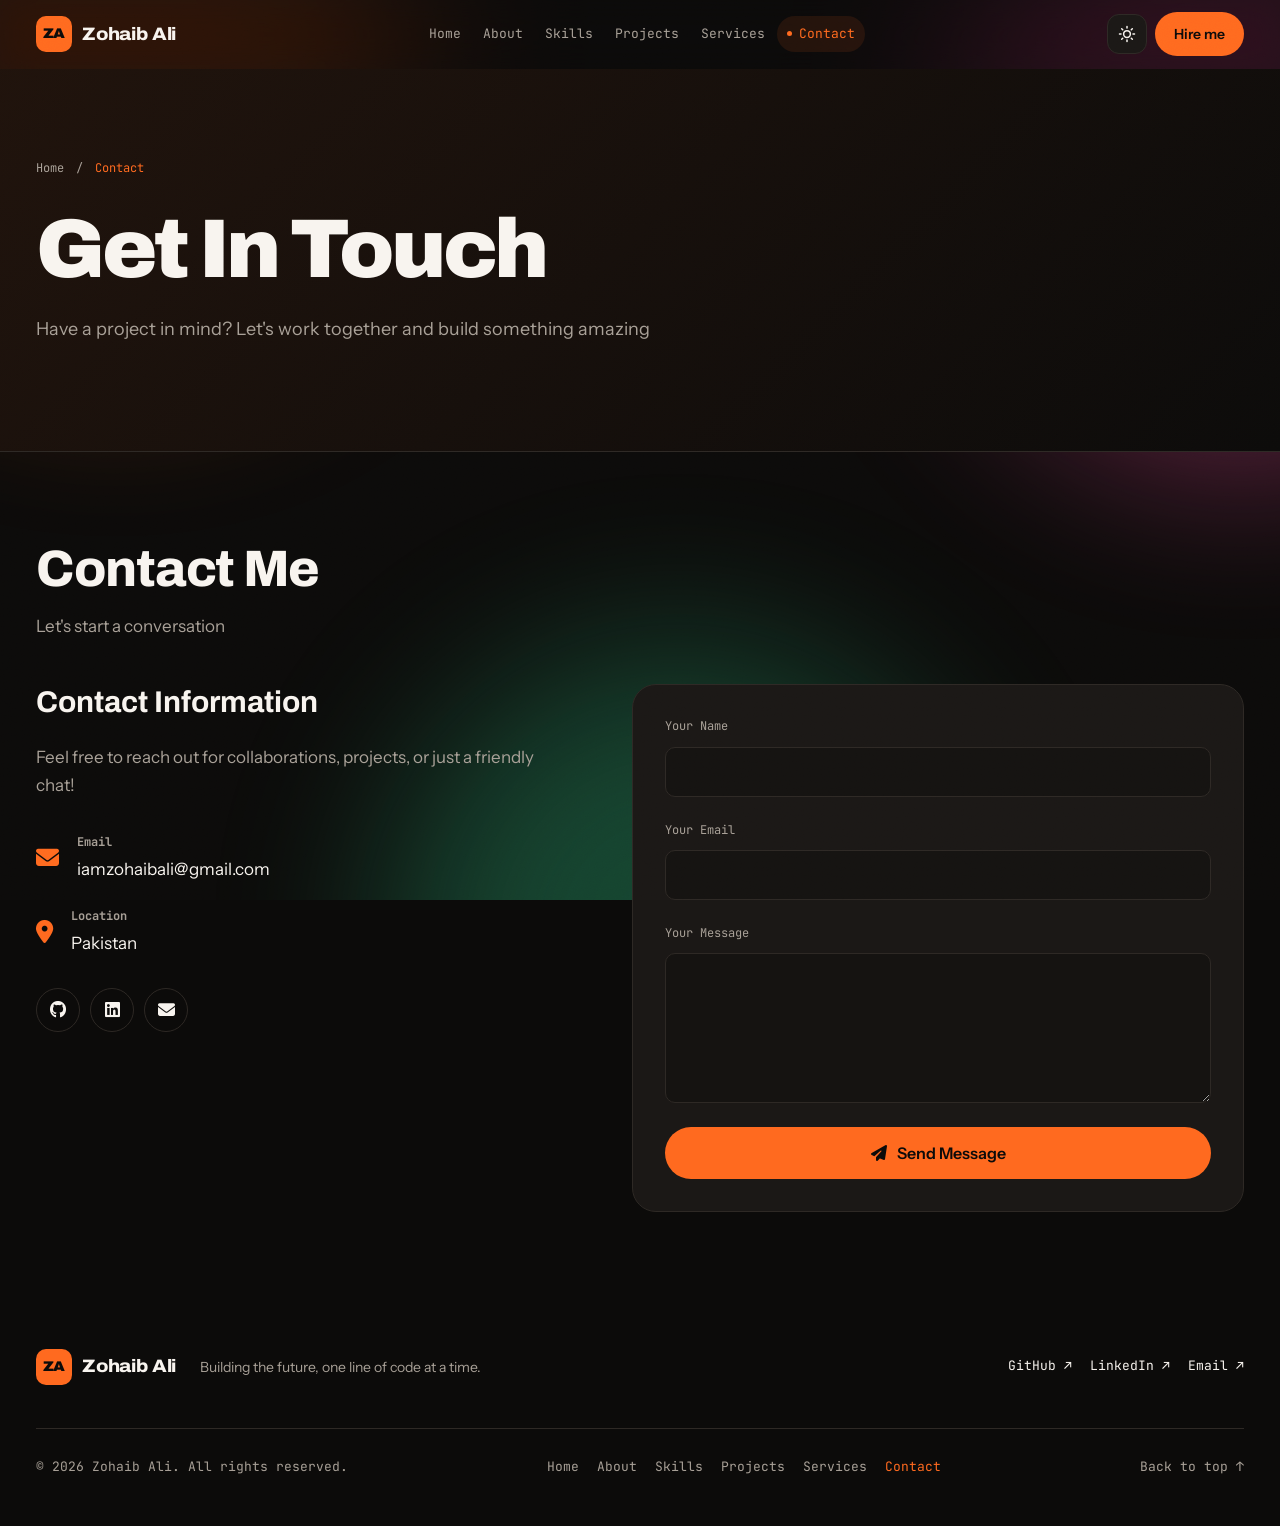
<file: contact.html>
<!DOCTYPE html>

<html data-theme="dark" lang="en"><head><meta charset="utf-8"/><meta content="width=device-width, initial-scale=1, viewport-fit=cover" name="viewport"/><meta content="Contact Zohaib Ali - Get in touch for project collaborations, freelance work, or just to say hello." name="description"/><meta content="#0C0B0A" name="theme-color"/><title>Contact | Zohaib Ali - Software Engineer</title><script>try{document.documentElement.dataset.theme=localStorage.getItem('portfolio-theme')||'dark'}catch(e){}</script><link href="https://fonts.googleapis.com" rel="preconnect"/><link crossorigin="" href="https://fonts.gstatic.com" rel="preconnect"/><link href="https://fonts.googleapis.com/css2?family=Archivo:wdth,wght@62..125,300..900&amp;family=Instrument+Sans:wght@400..700&amp;family=JetBrains+Mono:wght@400;500;700&amp;display=swap" rel="stylesheet"/><link href="https://cdnjs.cloudflare.com/ajax/libs/font-awesome/6.4.0/css/all.min.css" rel="stylesheet"/><link href="style.css?v=20261026-navigation2" rel="stylesheet"/><link href="favicon.svg" rel="icon" type="image/svg+xml"/></head><body><a class="skip-link" href="#top">Skip to content</a><div aria-hidden="true" class="aura"><div class="blob b1"></div><div class="blob b2"></div><div class="blob b3"></div></div><div class="cursor" hidden="" id="cursor"></div><header aria-label="Site header" class="nav" id="nav">
<div class="wrap nav-in">
<a aria-label="Zohaib Ali — Home" class="logo" href="index.html"><span class="mono-mark">ZA</span><span>Zohaib Ali</span></a>
<nav aria-label="Main navigation" class="desktop-navigation"><ul class="links"><li><a href="index.html">Home</a></li><li><a href="about.html">About</a></li><li><a href="skills.html">Skills</a></li><li><a href="projects.html">Projects</a></li><li><a href="services.html">Services</a></li><li><a aria-current="page" class="active" href="contact.html">Contact</a></li></ul></nav>
<div class="nav-actions">
<button aria-label="Switch theme" class="icon-btn" id="themeToggle" type="button">
<svg class="sun" fill="none" stroke="currentColor" stroke-linecap="round" stroke-width="2" viewBox="0 0 24 24"><circle cx="12" cy="12" r="4.5"></circle><path d="M12 2v2M12 20v2M4.9 4.9l1.4 1.4M17.7 17.7l1.4 1.4M2 12h2M20 12h2M4.9 19.1l1.4-1.4M17.7 6.3l1.4-1.4"></path></svg>
<svg class="moon" fill="none" stroke="currentColor" stroke-linecap="round" stroke-linejoin="round" stroke-width="2" viewBox="0 0 24 24"><path d="M20.5 14.5A8.5 8.5 0 0 1 9.5 3.5a8.5 8.5 0 1 0 11 11z"></path></svg>
</button>
<button aria-controls="mobileMenu" aria-expanded="false" aria-label="Open menu" class="icon-btn menu-btn" id="menuBtn" type="button">
<svg fill="none" stroke="currentColor" stroke-linecap="round" stroke-width="2" viewBox="0 0 24 24"><path d="M4 7h16M4 12h16M4 17h10"></path></svg>
</button>
<a class="btn btn-primary btn-sm hire magnetic" href="contact.html">Hire me</a>
</div>
</div>
<nav aria-label="Mobile navigation" class="mobile-menu" hidden="" id="mobileMenu">
<div class="wrap">
<ul><li><a href="index.html">Home</a></li><li><a href="about.html">About</a></li><li><a href="skills.html">Skills</a></li><li><a href="projects.html">Projects</a></li><li><a href="services.html">Services</a></li><li><a aria-current="page" class="active" href="contact.html">Contact</a></li></ul>
</div>
</nav>
<div class="progress" id="progress"></div>
</header><main class="detail-page" id="top"><section class="page-hero">
<div class="container">
<nav aria-label="Breadcrumb" class="page-hero-breadcrumb">
<a href="index.html">Home</a>
<span aria-hidden="true" class="separator">/</span>
<span aria-current="page" class="current">Contact</span>
</nav>
<h1>Get In Touch</h1>
<p>Have a project in mind? Let's work together and build something amazing</p>
</div>
</section><section class="contact" id="contact">
<div class="container">
<div class="section-header">
<h2 class="section-title">Contact Me</h2>
<p class="section-subtitle">Let's start a conversation</p>
</div>
<div class="contact-content">
<div class="contact-info">
<h3>Contact Information</h3>
<p>Feel free to reach out for collaborations, projects, or just a friendly chat!</p>
<div class="contact-details">
<div class="contact-item">
<div class="contact-icon">
<i aria-hidden="true" class="fas fa-envelope"></i>
</div>
<div class="contact-text">
<h4>Email</h4>
<a href="mailto:iamzohaibali@gmail.com">iamzohaibali@gmail.com</a>
</div>
</div>
<div class="contact-item">
<div class="contact-icon">
<i aria-hidden="true" class="fas fa-map-marker-alt"></i>
</div>
<div class="contact-text">
<h4>Location</h4>
<p>Pakistan</p>
</div>
</div>
</div>
<div class="social-links">
<a aria-label="GitHub" class="social-link" href="https://github.com/ZohaibAli-dev/" rel="noopener" target="_blank">
<i aria-hidden="true" class="fab fa-github"></i>
</a>
<a aria-label="LinkedIn" class="social-link" href="https://www.linkedin.com/in/zohaibali-dev/" rel="noopener" target="_blank">
<i aria-hidden="true" class="fab fa-linkedin"></i>
</a>
<a aria-label="Email" class="social-link" href="mailto:iamzohaibali@gmail.com">
<i aria-hidden="true" class="fas fa-envelope"></i>
</a>
</div>
</div>
<div class="contact-form-wrapper">
<form action="https://formspree.io/f/mbdknpal" class="contact-form" id="contactForm" method="POST">
<div class="form-group">
<label for="name">Your Name</label>
<input id="name" name="name" required="" type="text"/>
</div>
<div class="form-group">
<label for="email">Your Email</label>
<input id="email" name="email" required="" type="email"/>
</div>
<div class="form-group">
<label for="message">Your Message</label>
<textarea id="message" name="message" required="" rows="5"></textarea>
</div>
<button class="btn btn-primary btn-block" type="submit">
<i aria-hidden="true" class="fas fa-paper-plane"></i> Send Message
                        </button>
</form>
</div>
</div>
</div>
</section></main><footer><div class="wrap"><div class="footer-top"><a class="logo" href="index.html"><span class="mono-mark">ZA</span>Zohaib Ali</a><p>Building the future, one line of code at a time.</p><div class="footer-socials"><a href="https://github.com/ZohaibAli-dev/" rel="noopener noreferrer" target="_blank">GitHub ↗</a><a href="https://www.linkedin.com/in/zohaibali-dev/" rel="noopener noreferrer" target="_blank">LinkedIn ↗</a><a href="mailto:iamzohaibali@gmail.com">Email ↗</a></div></div><div class="foot"><span>© 2026 Zohaib Ali. All rights reserved.</span><nav aria-label="More about Zohaib" class="footer-pages"><a href="index.html">Home</a><a href="about.html">About</a><a href="skills.html">Skills</a><a href="projects.html">Projects</a><a href="services.html">Services</a><a aria-current="page" href="contact.html">Contact</a></nav><a href="#top">Back to top ↑</a></div></div></footer><script defer="" src="script.js?v=20261026-navigation"></script></body></html>
</file>
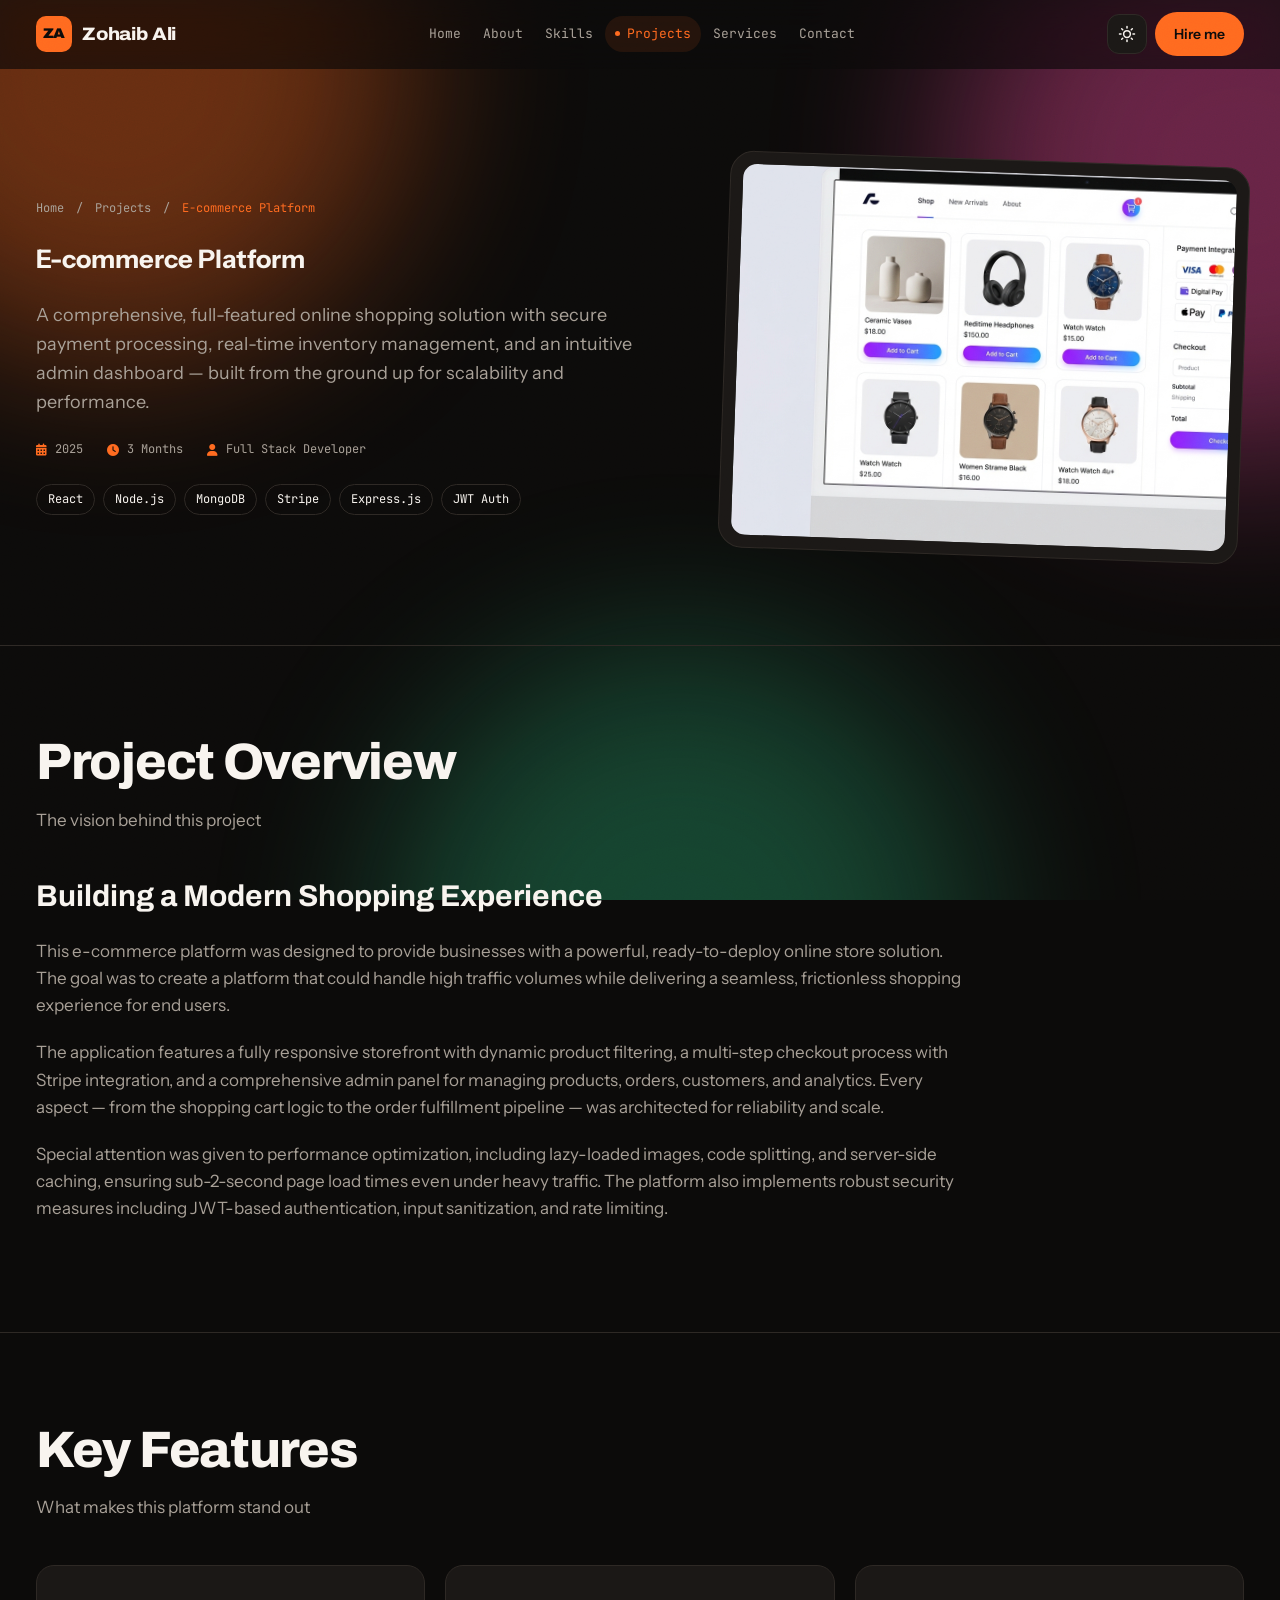
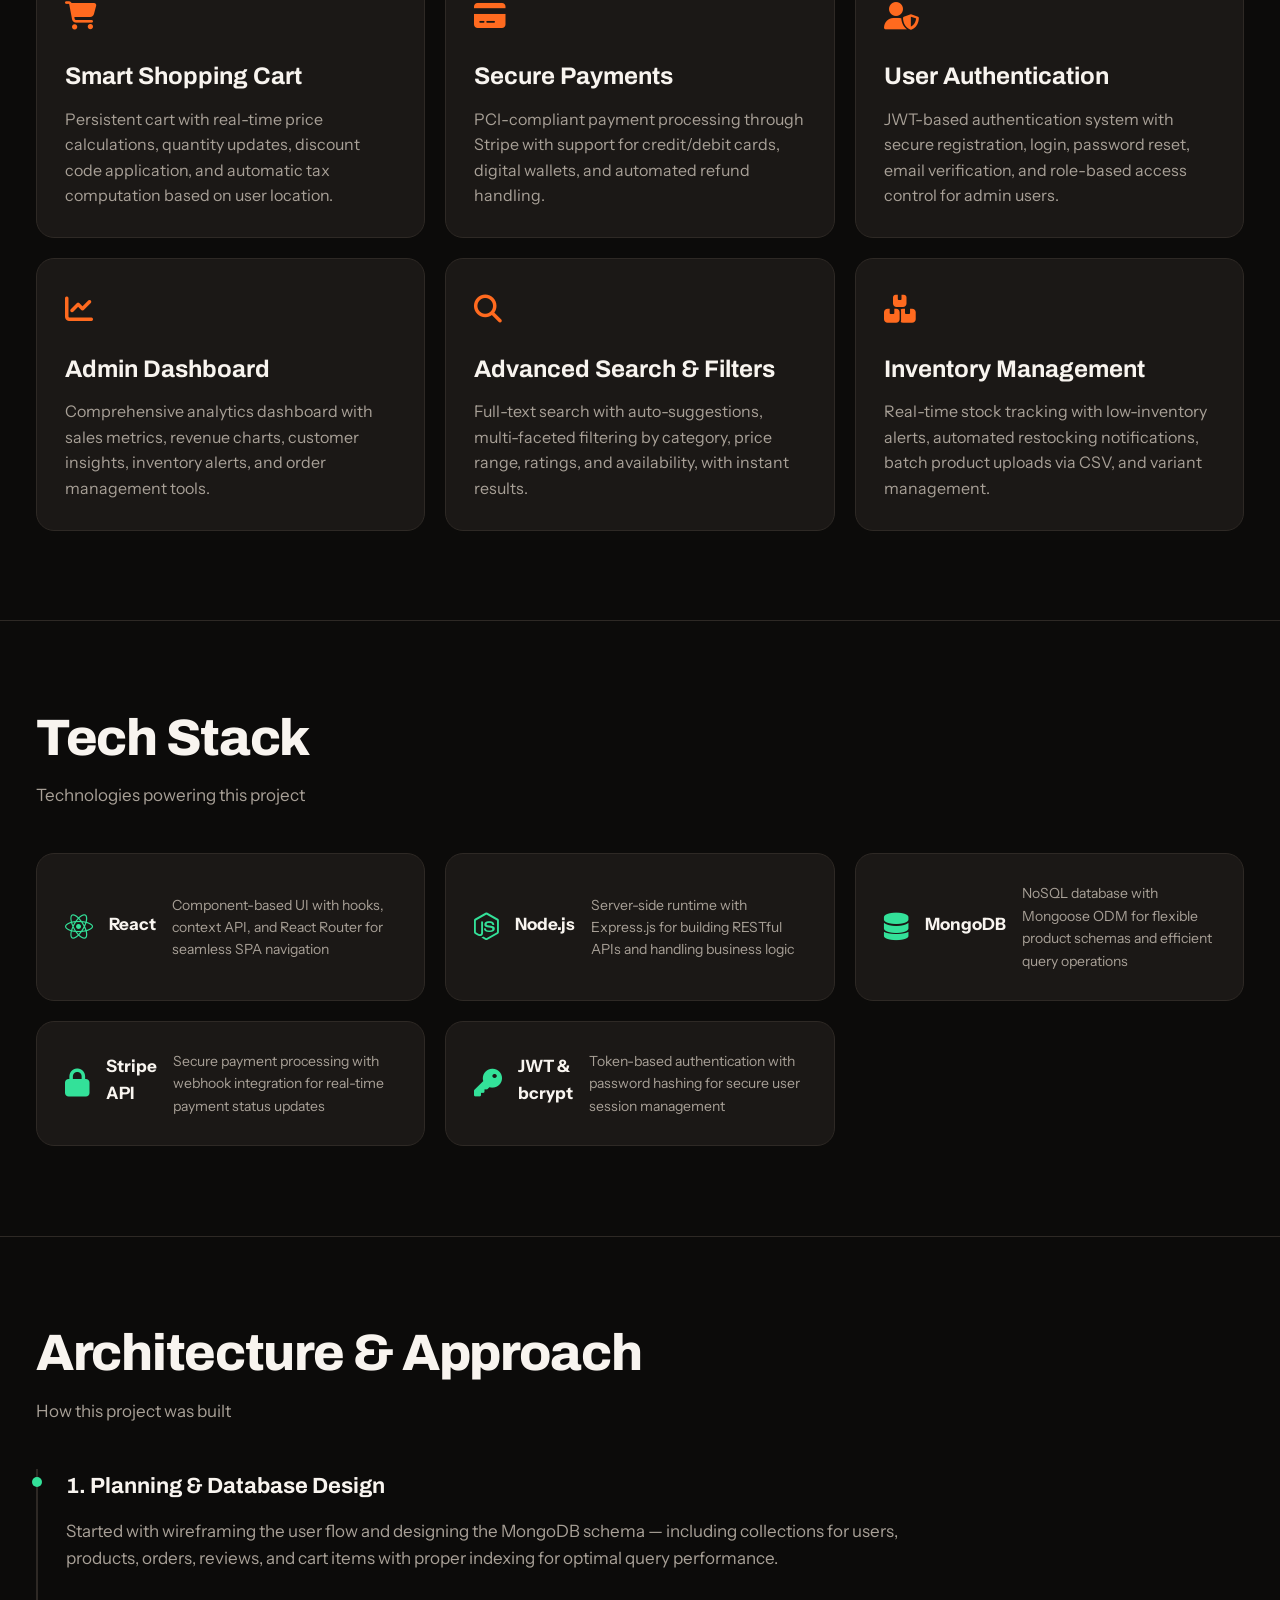
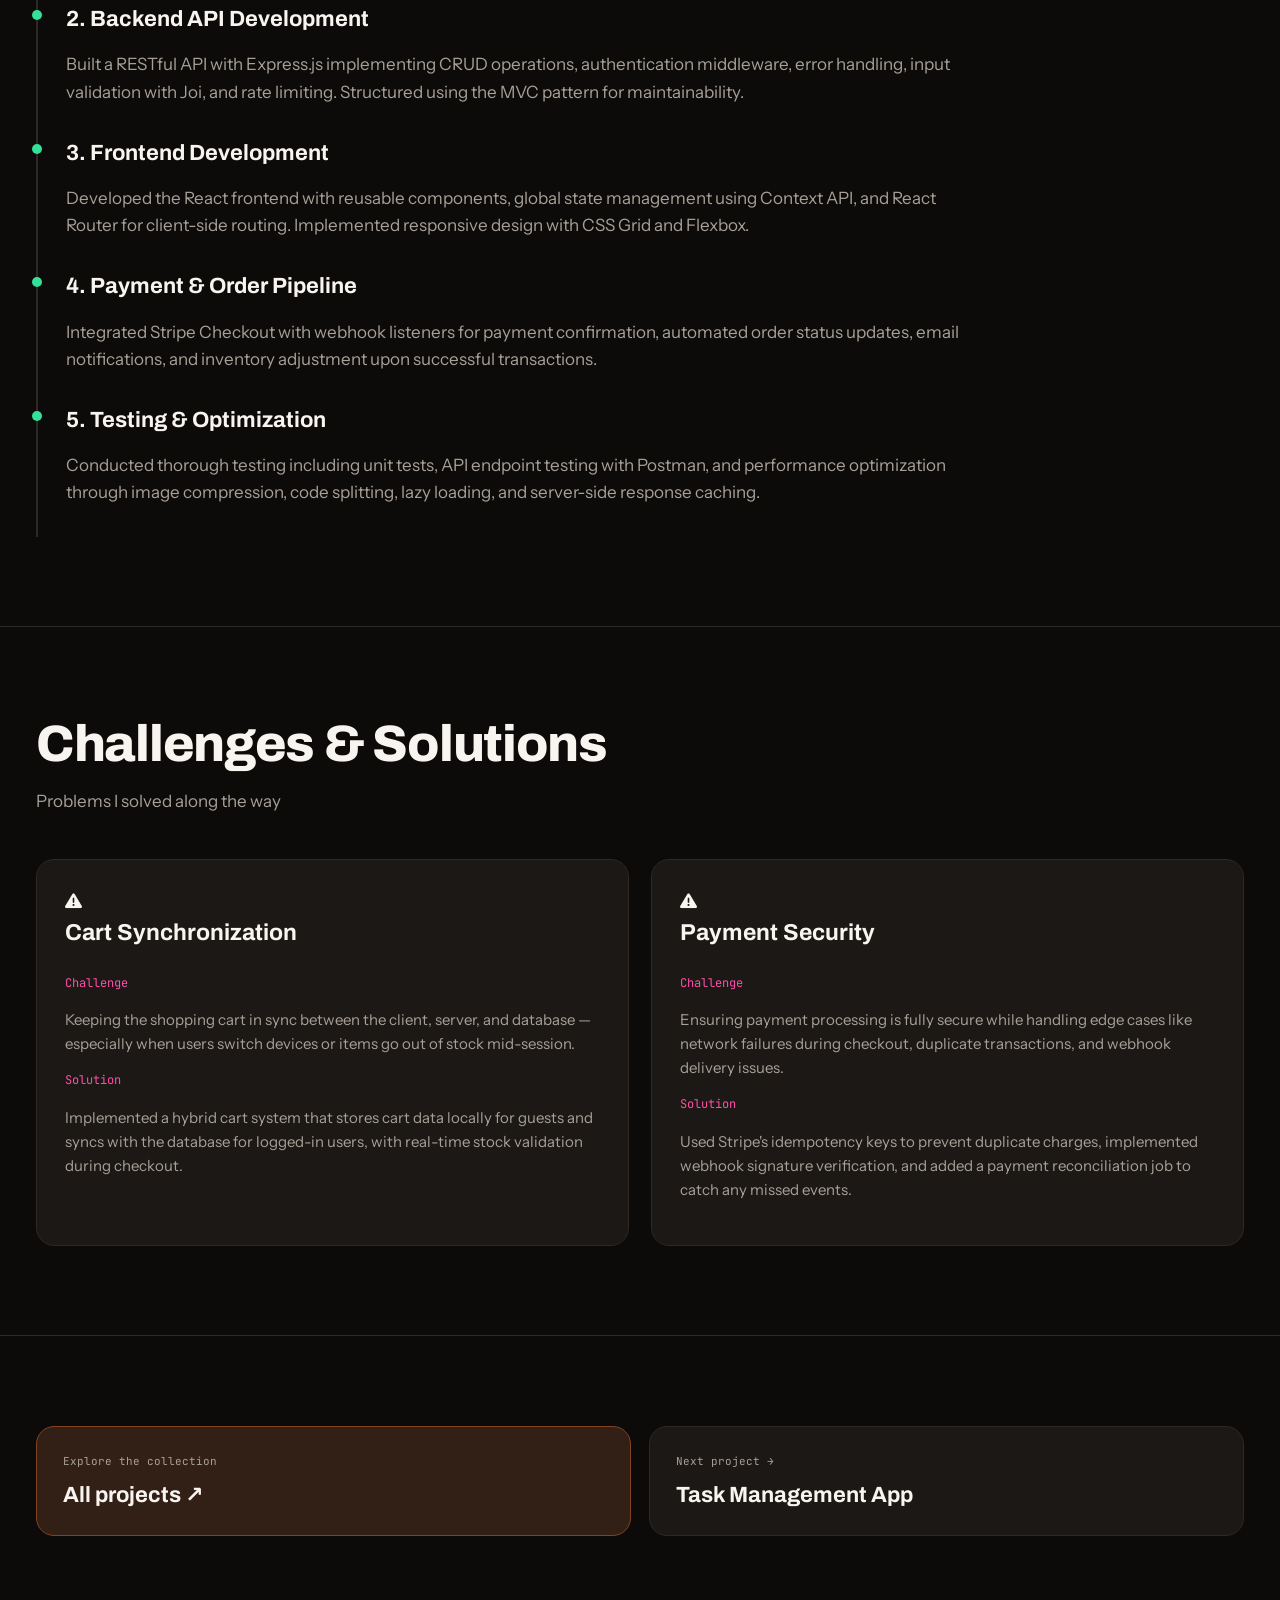
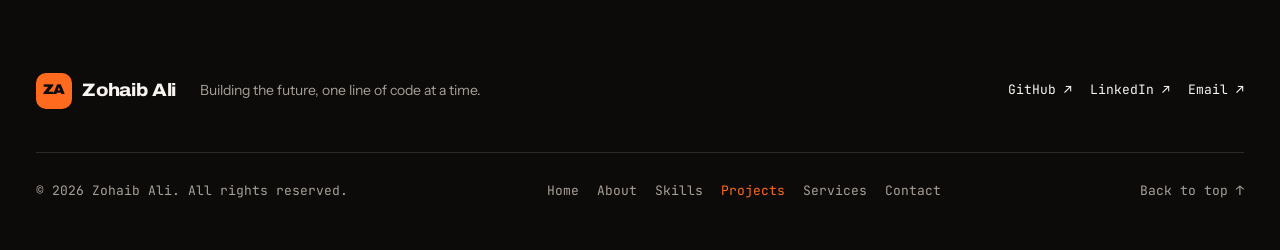
<file: project-ecommerce.html>
<!DOCTYPE html>

<html data-theme="dark" lang="en"><head><meta charset="utf-8"/><meta content="width=device-width, initial-scale=1, viewport-fit=cover" name="viewport"/><meta content="E-commerce Platform - A full-featured online shopping solution built by Zohaib Ali with React, Node.js, MongoDB, and Stripe integration." name="description"/><meta content="#0C0B0A" name="theme-color"/><title>E-commerce Platform | Zohaib Ali - Project Details</title><script>try{document.documentElement.dataset.theme=localStorage.getItem('portfolio-theme')||'dark'}catch(e){}</script><link href="https://fonts.googleapis.com" rel="preconnect"/><link crossorigin="" href="https://fonts.gstatic.com" rel="preconnect"/><link href="https://fonts.googleapis.com/css2?family=Archivo:wdth,wght@62..125,300..900&amp;family=Instrument+Sans:wght@400..700&amp;family=JetBrains+Mono:wght@400;500;700&amp;display=swap" rel="stylesheet"/><link href="https://cdnjs.cloudflare.com/ajax/libs/font-awesome/6.4.0/css/all.min.css" rel="stylesheet"/><link href="style.css?v=20261026-navigation2" rel="stylesheet"/><link href="favicon.svg" rel="icon" type="image/svg+xml"/></head><body><a class="skip-link" href="#top">Skip to content</a><div aria-hidden="true" class="aura"><div class="blob b1"></div><div class="blob b2"></div><div class="blob b3"></div></div><div class="cursor" hidden="" id="cursor"></div><header aria-label="Site header" class="nav" id="nav">
<div class="wrap nav-in">
<a aria-label="Zohaib Ali — Home" class="logo" href="index.html"><span class="mono-mark">ZA</span><span>Zohaib Ali</span></a>
<nav aria-label="Main navigation" class="desktop-navigation"><ul class="links"><li><a href="index.html">Home</a></li><li><a href="about.html">About</a></li><li><a href="skills.html">Skills</a></li><li><a aria-current="page" class="active" href="projects.html">Projects</a></li><li><a href="services.html">Services</a></li><li><a href="contact.html">Contact</a></li></ul></nav>
<div class="nav-actions">
<button aria-label="Switch theme" class="icon-btn" id="themeToggle" type="button">
<svg class="sun" fill="none" stroke="currentColor" stroke-linecap="round" stroke-width="2" viewBox="0 0 24 24"><circle cx="12" cy="12" r="4.5"></circle><path d="M12 2v2M12 20v2M4.9 4.9l1.4 1.4M17.7 17.7l1.4 1.4M2 12h2M20 12h2M4.9 19.1l1.4-1.4M17.7 6.3l1.4-1.4"></path></svg>
<svg class="moon" fill="none" stroke="currentColor" stroke-linecap="round" stroke-linejoin="round" stroke-width="2" viewBox="0 0 24 24"><path d="M20.5 14.5A8.5 8.5 0 0 1 9.5 3.5a8.5 8.5 0 1 0 11 11z"></path></svg>
</button>
<button aria-controls="mobileMenu" aria-expanded="false" aria-label="Open menu" class="icon-btn menu-btn" id="menuBtn" type="button">
<svg fill="none" stroke="currentColor" stroke-linecap="round" stroke-width="2" viewBox="0 0 24 24"><path d="M4 7h16M4 12h16M4 17h10"></path></svg>
</button>
<a class="btn btn-primary btn-sm hire magnetic" href="contact.html">Hire me</a>
</div>
</div>
<nav aria-label="Mobile navigation" class="mobile-menu" hidden="" id="mobileMenu">
<div class="wrap">
<ul><li><a href="index.html">Home</a></li><li><a href="about.html">About</a></li><li><a href="skills.html">Skills</a></li><li><a aria-current="page" class="active" href="projects.html">Projects</a></li><li><a href="services.html">Services</a></li><li><a href="contact.html">Contact</a></li></ul>
</div>
</nav>
<div class="progress" id="progress"></div>
</header><main class="detail-page" id="top"><section class="project-detail-hero">
<div class="container">
<div class="project-hero-content">
<div class="project-hero-text">
<nav aria-label="Breadcrumb" class="project-hero-breadcrumb">
<a href="index.html">Home</a>
<span aria-hidden="true" class="separator">/</span>
<a href="projects.html">Projects</a>
<span aria-hidden="true" class="separator">/</span>
<span aria-current="page" class="current">E-commerce Platform</span>
</nav>
<h1>E-commerce Platform</h1>
<p class="project-hero-tagline">
                        A comprehensive, full-featured online shopping solution with secure payment processing,
                        real-time inventory management, and an intuitive admin dashboard — built from the ground up
                        for scalability and performance.
                    </p>
<div class="project-hero-meta">
<div class="project-meta-item">
<i aria-hidden="true" class="fas fa-calendar-alt"></i>
<span>2025</span>
</div>
<div class="project-meta-item">
<i aria-hidden="true" class="fas fa-clock"></i>
<span>3 Months</span>
</div>
<div class="project-meta-item">
<i aria-hidden="true" class="fas fa-user"></i>
<span>Full Stack Developer</span>
</div>
</div>
<div class="project-hero-tags">
<span class="tech-tag">React</span>
<span class="tech-tag">Node.js</span>
<span class="tech-tag">MongoDB</span>
<span class="tech-tag">Stripe</span>
<span class="tech-tag">Express.js</span>
<span class="tech-tag">JWT Auth</span>
</div>
</div>
<div class="project-hero-image">
<div class="project-hero-image-wrapper">
<img alt="E-commerce Platform Screenshot" loading="lazy" src="project1.jpg"/>
</div>
<div class="project-hero-image-glow"></div>
</div>
</div>
</div>
</section><section class="project-overview">
<div class="container">
<div class="section-header">
<h2 class="section-title">Project Overview</h2>
<p class="section-subtitle">The vision behind this project</p>
</div>
<div class="project-overview-content">
<h3>Building a Modern Shopping Experience</h3>
<p>
                    This e-commerce platform was designed to provide businesses with a powerful, ready-to-deploy online
                    store solution. The goal was to create a platform that could handle high traffic volumes while
                    delivering a seamless, frictionless shopping experience for end users.
                </p>
<p>
                    The application features a fully responsive storefront with dynamic product filtering, a multi-step
                    checkout process with Stripe integration, and a comprehensive admin panel for managing products,
                    orders, customers, and analytics. Every aspect — from the shopping cart logic to the order
                    fulfillment pipeline — was architected for reliability and scale.
                </p>
<p>
                    Special attention was given to performance optimization, including lazy-loaded images, code
                    splitting, and server-side caching, ensuring sub-2-second page load times even under heavy traffic.
                    The platform also implements robust security measures including JWT-based authentication, input
                    sanitization, and rate limiting.
                </p>
</div>
</div>
</section><section class="project-features">
<div class="container">
<div class="section-header">
<h2 class="section-title">Key Features</h2>
<p class="section-subtitle">What makes this platform stand out</p>
</div>
<div class="features-grid">
<div class="feature-card">
<div class="feature-card-icon">
<i aria-hidden="true" class="fas fa-shopping-cart"></i>
</div>
<h4>Smart Shopping Cart</h4>
<p>Persistent cart with real-time price calculations, quantity updates, discount code application,
                        and automatic tax computation based on user location.</p>
</div>
<div class="feature-card">
<div class="feature-card-icon">
<i aria-hidden="true" class="fas fa-credit-card"></i>
</div>
<h4>Secure Payments</h4>
<p>PCI-compliant payment processing through Stripe with support for credit/debit cards, digital
                        wallets, and automated refund handling.</p>
</div>
<div class="feature-card">
<div class="feature-card-icon">
<i aria-hidden="true" class="fas fa-user-shield"></i>
</div>
<h4>User Authentication</h4>
<p>JWT-based authentication system with secure registration, login, password reset, email
                        verification, and role-based access control for admin users.</p>
</div>
<div class="feature-card">
<div class="feature-card-icon">
<i aria-hidden="true" class="fas fa-chart-line"></i>
</div>
<h4>Admin Dashboard</h4>
<p>Comprehensive analytics dashboard with sales metrics, revenue charts, customer insights, inventory
                        alerts, and order management tools.</p>
</div>
<div class="feature-card">
<div class="feature-card-icon">
<i aria-hidden="true" class="fas fa-search"></i>
</div>
<h4>Advanced Search &amp; Filters</h4>
<p>Full-text search with auto-suggestions, multi-faceted filtering by category, price range,
                        ratings, and availability, with instant results.</p>
</div>
<div class="feature-card">
<div class="feature-card-icon">
<i aria-hidden="true" class="fas fa-boxes-stacked"></i>
</div>
<h4>Inventory Management</h4>
<p>Real-time stock tracking with low-inventory alerts, automated restocking notifications, batch
                        product uploads via CSV, and variant management.</p>
</div>
</div>
</div>
</section><section class="project-tech-stack">
<div class="container">
<div class="section-header">
<h2 class="section-title">Tech Stack</h2>
<p class="section-subtitle">Technologies powering this project</p>
</div>
<div class="tech-stack-grid">
<div class="tech-stack-item">
<i aria-hidden="true" class="fab fa-react"></i>
<h4>React</h4>
<p>Component-based UI with hooks, context API, and React Router for seamless SPA navigation</p>
</div>
<div class="tech-stack-item">
<i aria-hidden="true" class="fab fa-node-js"></i>
<h4>Node.js</h4>
<p>Server-side runtime with Express.js for building RESTful APIs and handling business logic</p>
</div>
<div class="tech-stack-item">
<i aria-hidden="true" class="fas fa-database"></i>
<h4>MongoDB</h4>
<p>NoSQL database with Mongoose ODM for flexible product schemas and efficient query operations</p>
</div>
<div class="tech-stack-item">
<i aria-hidden="true" class="fas fa-lock"></i>
<h4>Stripe API</h4>
<p>Secure payment processing with webhook integration for real-time payment status updates</p>
</div>
<div class="tech-stack-item">
<i aria-hidden="true" class="fas fa-key"></i>
<h4>JWT &amp; bcrypt</h4>
<p>Token-based authentication with password hashing for secure user session management</p>
</div>
</div>
</div>
</section><section class="project-architecture">
<div class="container">
<div class="section-header">
<h2 class="section-title">Architecture &amp; Approach</h2>
<p class="section-subtitle">How this project was built</p>
</div>
<div class="architecture-content">
<div class="architecture-steps">
<div class="architecture-step">
<h4>1. Planning &amp; Database Design</h4>
<p>Started with wireframing the user flow and designing the MongoDB schema — including
                            collections for users, products, orders, reviews, and cart items with proper indexing
                            for optimal query performance.</p>
</div>
<div class="architecture-step">
<h4>2. Backend API Development</h4>
<p>Built a RESTful API with Express.js implementing CRUD operations, authentication
                            middleware, error handling, input validation with Joi, and rate limiting. Structured
                            using the MVC pattern for maintainability.</p>
</div>
<div class="architecture-step">
<h4>3. Frontend Development</h4>
<p>Developed the React frontend with reusable components, global state management using
                            Context API, and React Router for client-side routing. Implemented responsive design
                            with CSS Grid and Flexbox.</p>
</div>
<div class="architecture-step">
<h4>4. Payment &amp; Order Pipeline</h4>
<p>Integrated Stripe Checkout with webhook listeners for payment confirmation, automated
                            order status updates, email notifications, and inventory adjustment upon successful
                            transactions.</p>
</div>
<div class="architecture-step">
<h4>5. Testing &amp; Optimization</h4>
<p>Conducted thorough testing including unit tests, API endpoint testing with Postman,
                            and performance optimization through image compression, code splitting, lazy loading,
                            and server-side response caching.</p>
</div>
</div>
</div>
</div>
</section><section class="project-challenges">
<div class="container">
<div class="section-header">
<h2 class="section-title">Challenges &amp; Solutions</h2>
<p class="section-subtitle">Problems I solved along the way</p>
</div>
<div class="challenges-grid">
<div class="challenge-card">
<div class="challenge-header">
<i aria-hidden="true" class="fas fa-exclamation-triangle"></i>
<h4>Cart Synchronization</h4>
</div>
<div class="challenge-body">
<div class="challenge-label problem">Challenge</div>
<p>Keeping the shopping cart in sync between the client, server, and database — especially
                            when users switch devices or items go out of stock mid-session.</p>
<div class="challenge-label solution">Solution</div>
<p>Implemented a hybrid cart system that stores cart data locally for guests and syncs
                            with the database for logged-in users, with real-time stock validation during checkout.</p>
</div>
</div>
<div class="challenge-card">
<div class="challenge-header">
<i aria-hidden="true" class="fas fa-exclamation-triangle"></i>
<h4>Payment Security</h4>
</div>
<div class="challenge-body">
<div class="challenge-label problem">Challenge</div>
<p>Ensuring payment processing is fully secure while handling edge cases like network
                            failures during checkout, duplicate transactions, and webhook delivery issues.</p>
<div class="challenge-label solution">Solution</div>
<p>Used Stripe's idempotency keys to prevent duplicate charges, implemented webhook
                            signature verification, and added a payment reconciliation job to catch any missed events.</p>
</div>
</div>
</div>
</div>
</section><section class="project-nav">
<div class="container">
<nav aria-label="Project navigation" class="project-nav-content case-study-navigation"><a class="project-nav-btn pager-all" href="projects.html"><span class="pager-direction">Explore the collection</span><strong>All projects ↗</strong></a><a class="project-nav-btn" href="project-taskmanager.html" rel="next"><span class="pager-direction">Next project →</span><strong>Task Management App</strong></a></nav>
</div>
</section></main><footer><div class="wrap"><div class="footer-top"><a class="logo" href="index.html"><span class="mono-mark">ZA</span>Zohaib Ali</a><p>Building the future, one line of code at a time.</p><div class="footer-socials"><a href="https://github.com/ZohaibAli-dev/" rel="noopener noreferrer" target="_blank">GitHub ↗</a><a href="https://www.linkedin.com/in/zohaibali-dev/" rel="noopener noreferrer" target="_blank">LinkedIn ↗</a><a href="mailto:iamzohaibali@gmail.com">Email ↗</a></div></div><div class="foot"><span>© 2026 Zohaib Ali. All rights reserved.</span><nav aria-label="More about Zohaib" class="footer-pages"><a href="index.html">Home</a><a href="about.html">About</a><a href="skills.html">Skills</a><a aria-current="page" href="projects.html">Projects</a><a href="services.html">Services</a><a href="contact.html">Contact</a></nav><a href="#top">Back to top ↑</a></div></div></footer><script defer="" src="script.js?v=20261026-navigation"></script></body></html>
</file>
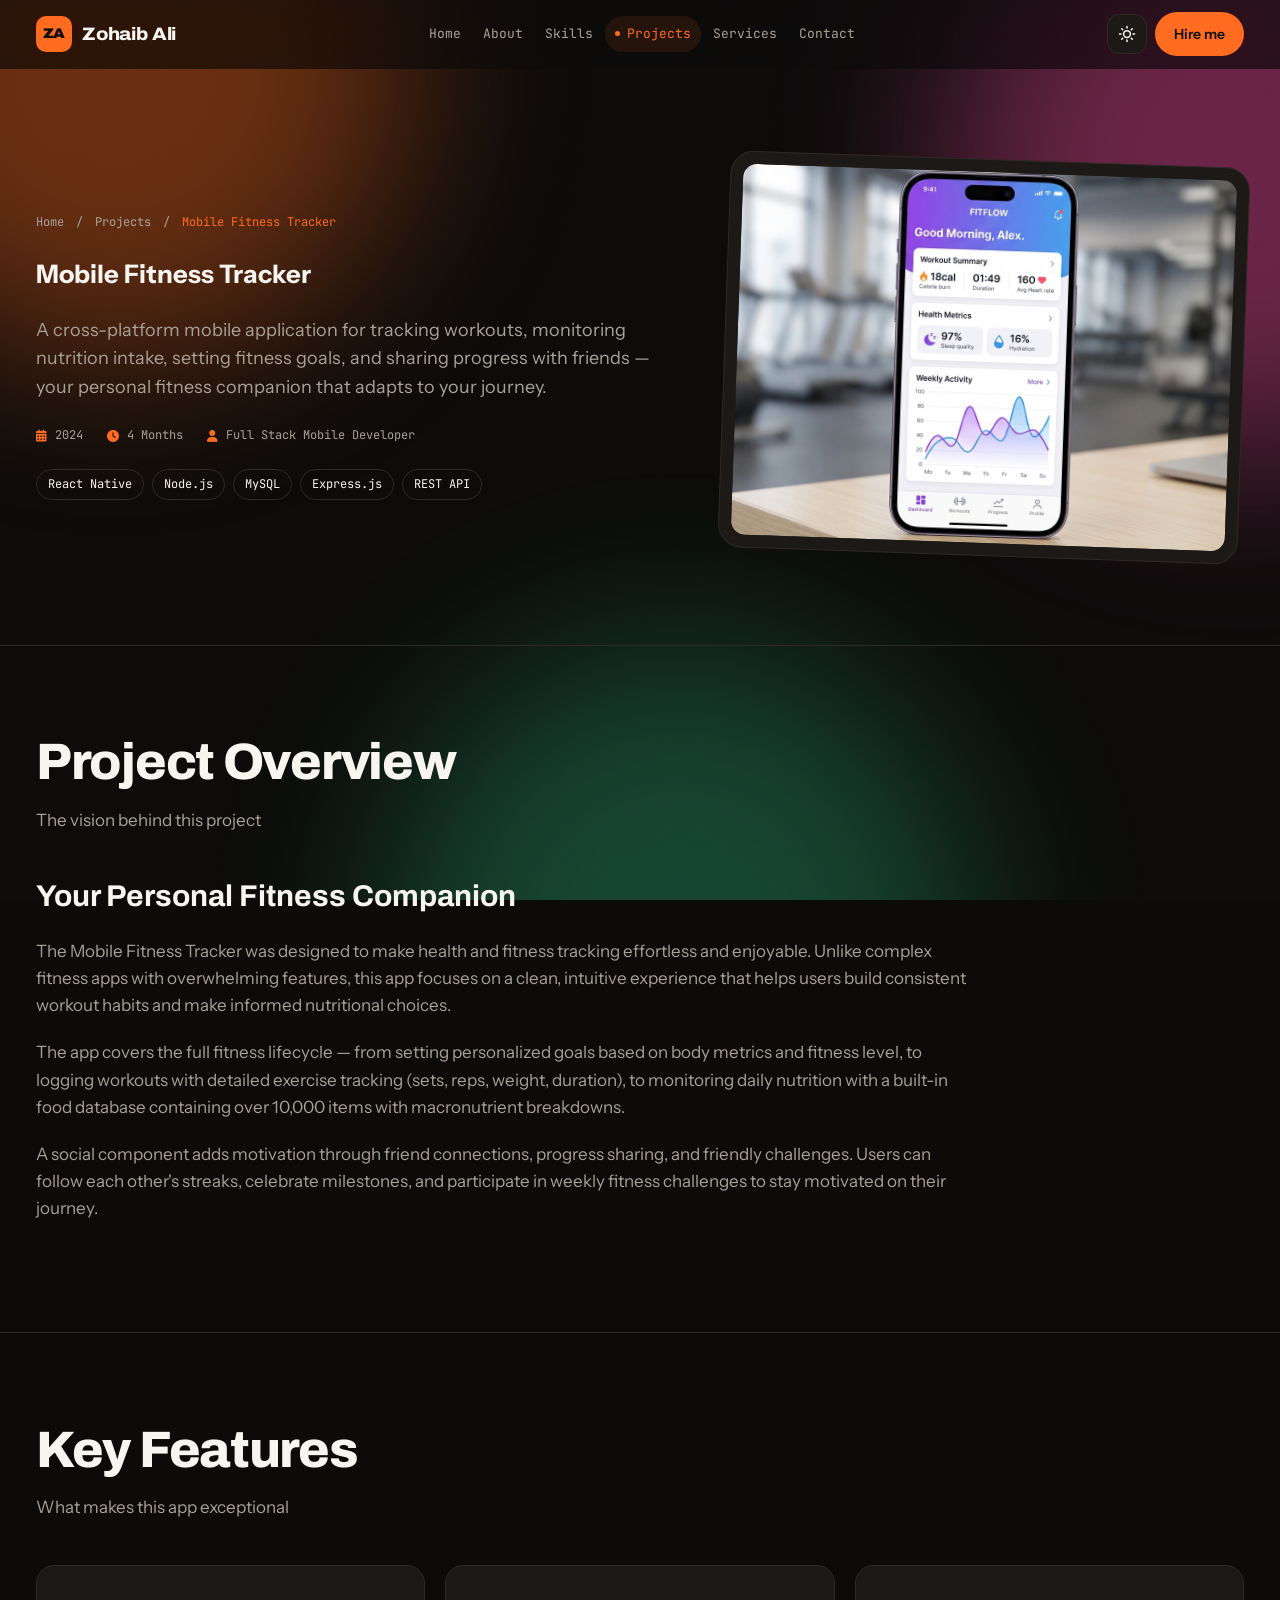
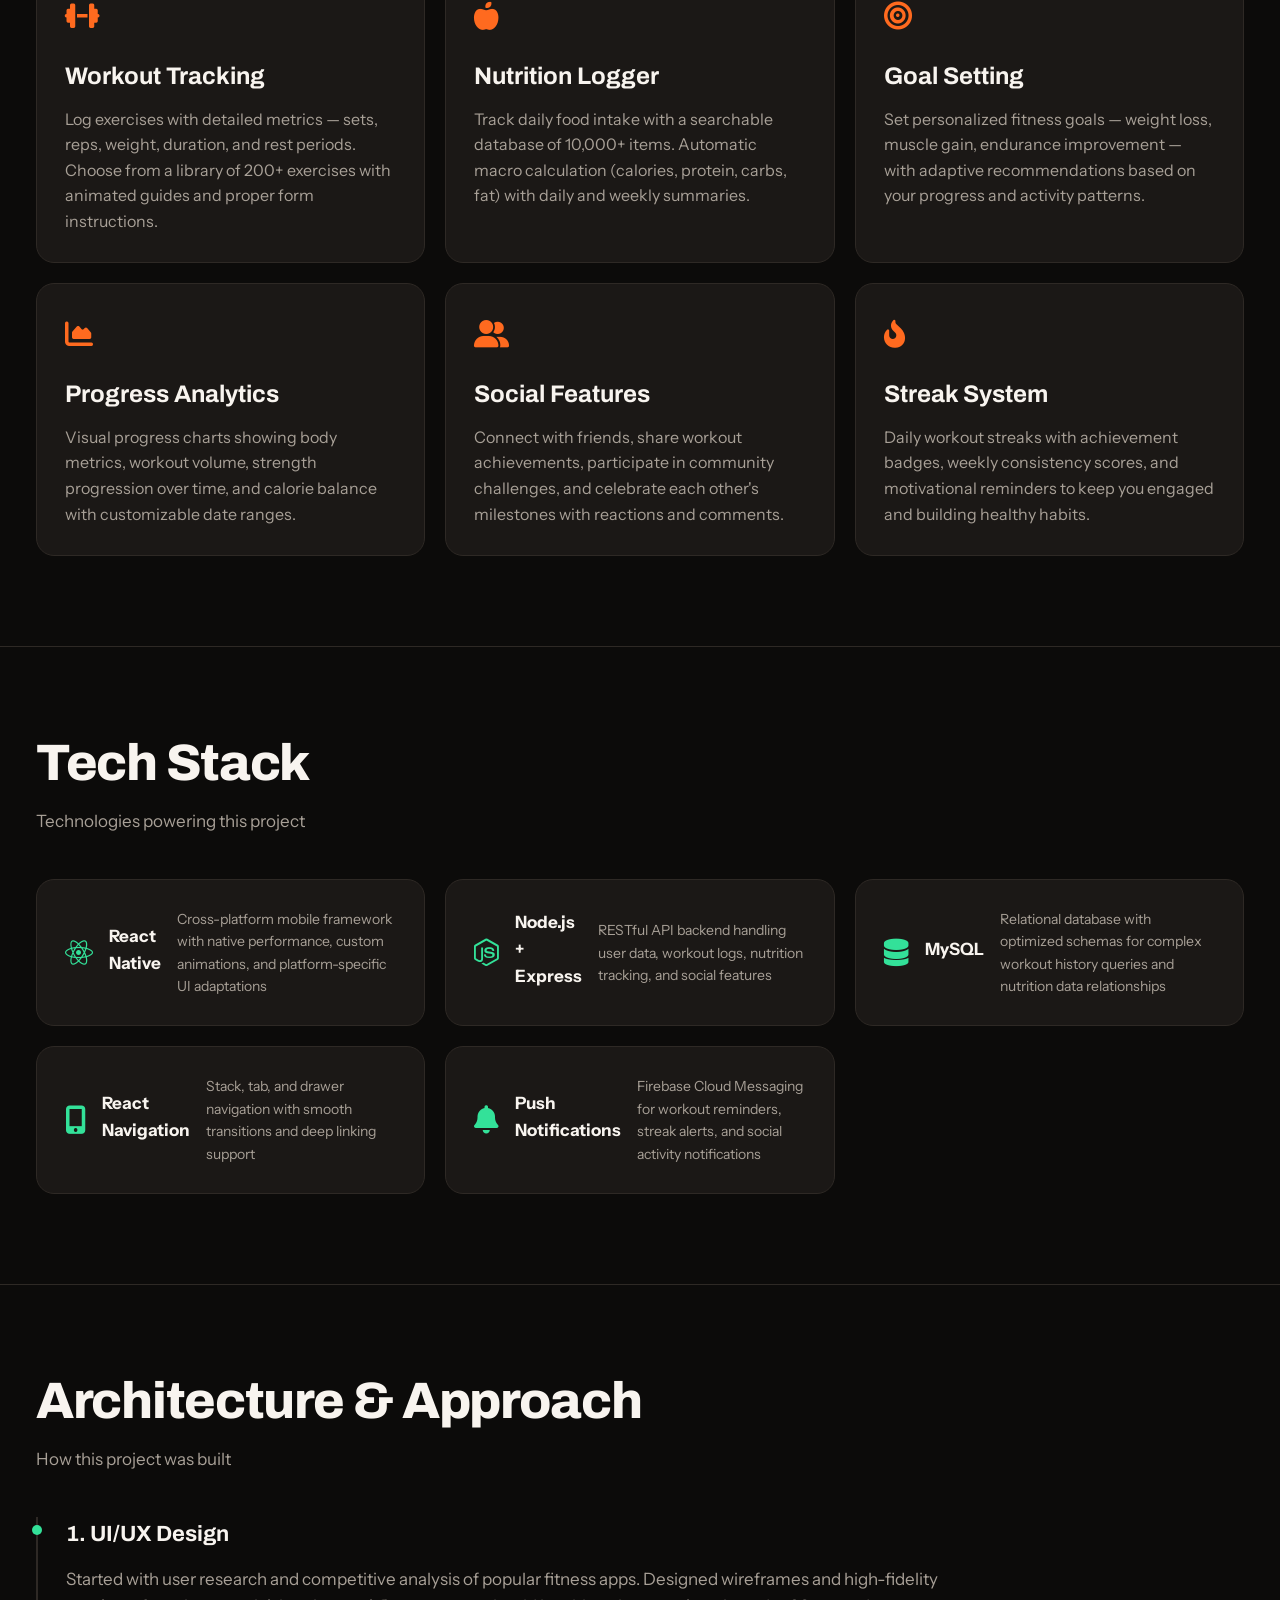
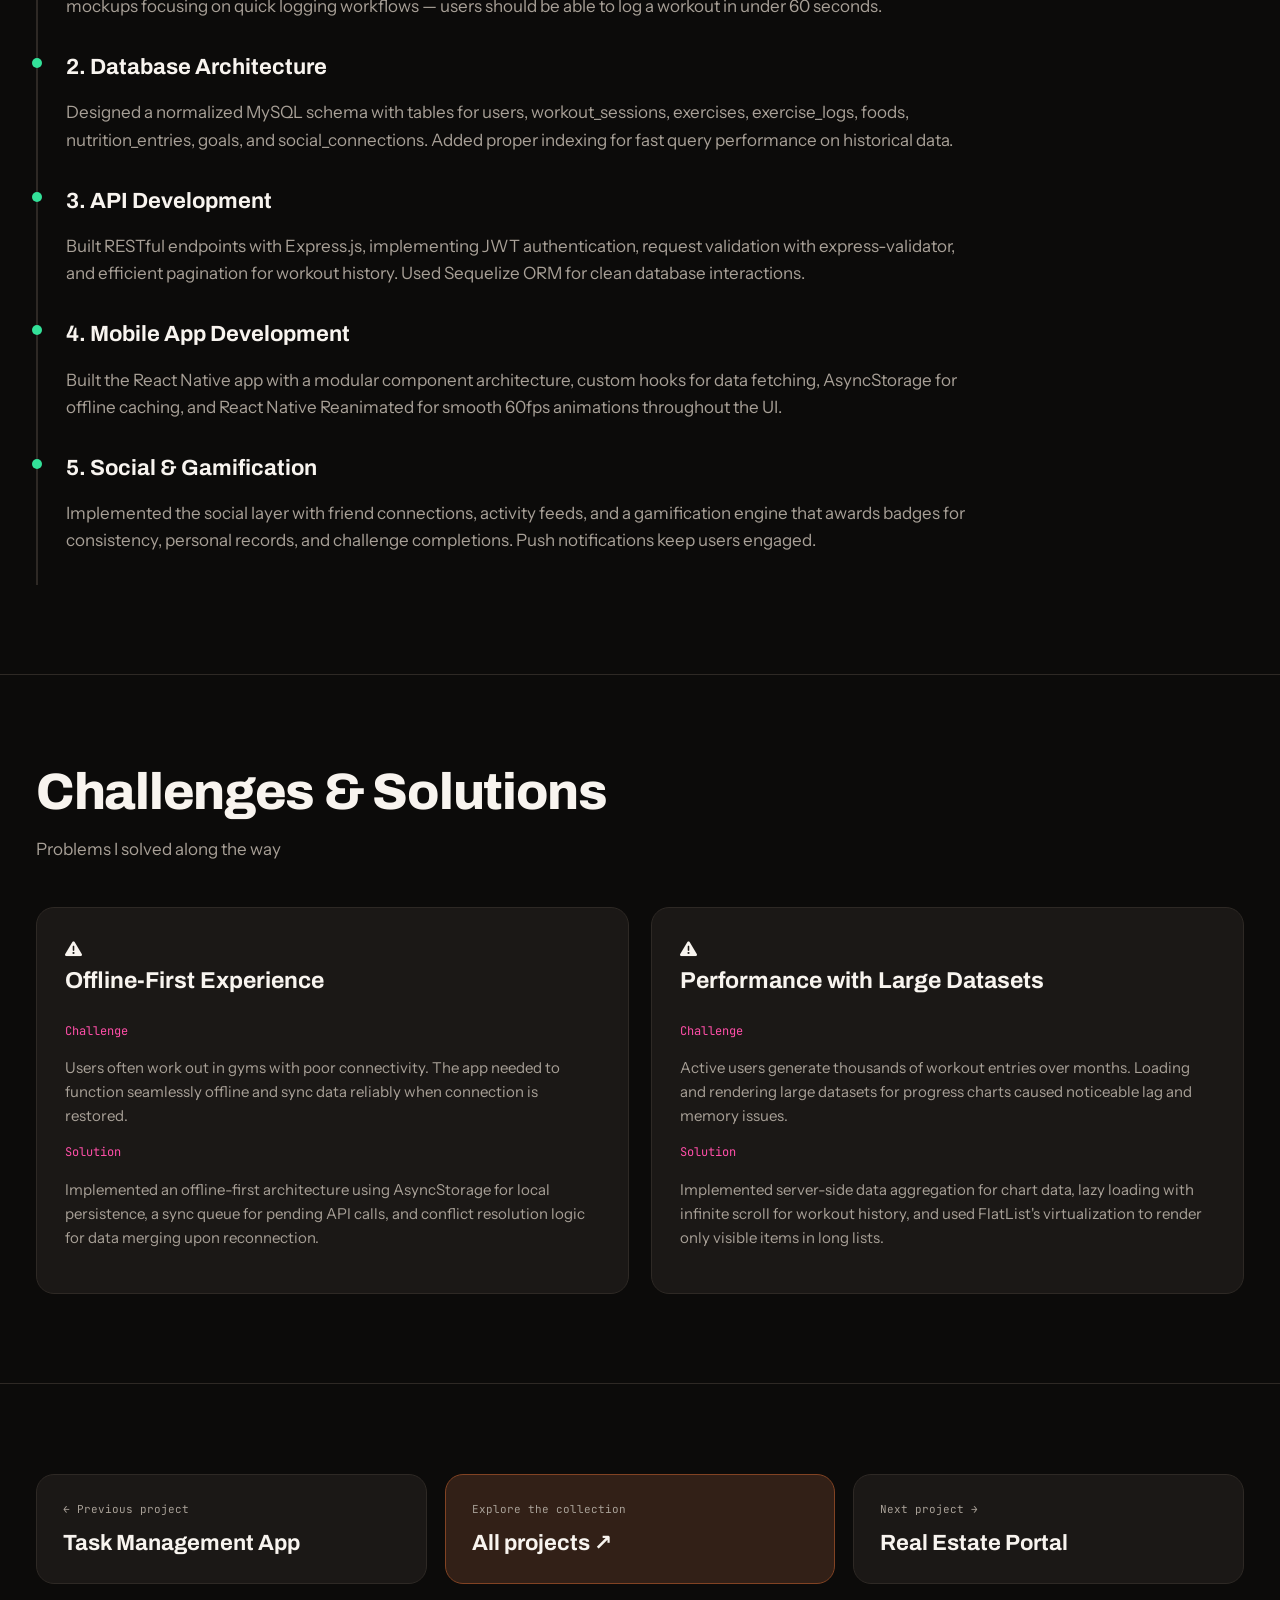
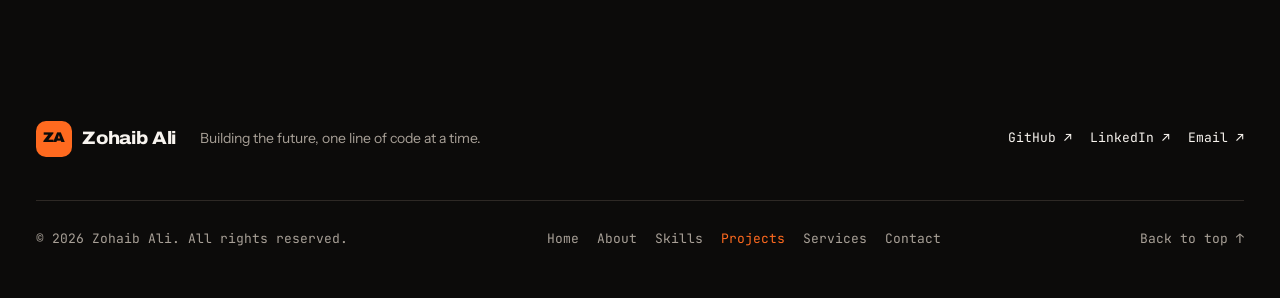
<file: project-fitness.html>
<!DOCTYPE html>

<html data-theme="dark" lang="en"><head><meta charset="utf-8"/><meta content="width=device-width, initial-scale=1, viewport-fit=cover" name="viewport"/><meta content="Mobile Fitness Tracker - A cross-platform mobile app for tracking workouts and nutrition, built by Zohaib Ali using React Native, Node.js, and MySQL." name="description"/><meta content="#0C0B0A" name="theme-color"/><title>Mobile Fitness Tracker | Zohaib Ali - Project Details</title><script>try{document.documentElement.dataset.theme=localStorage.getItem('portfolio-theme')||'dark'}catch(e){}</script><link href="https://fonts.googleapis.com" rel="preconnect"/><link crossorigin="" href="https://fonts.gstatic.com" rel="preconnect"/><link href="https://fonts.googleapis.com/css2?family=Archivo:wdth,wght@62..125,300..900&amp;family=Instrument+Sans:wght@400..700&amp;family=JetBrains+Mono:wght@400;500;700&amp;display=swap" rel="stylesheet"/><link href="https://cdnjs.cloudflare.com/ajax/libs/font-awesome/6.4.0/css/all.min.css" rel="stylesheet"/><link href="style.css?v=20261026-navigation2" rel="stylesheet"/><link href="favicon.svg" rel="icon" type="image/svg+xml"/></head><body><a class="skip-link" href="#top">Skip to content</a><div aria-hidden="true" class="aura"><div class="blob b1"></div><div class="blob b2"></div><div class="blob b3"></div></div><div class="cursor" hidden="" id="cursor"></div><header aria-label="Site header" class="nav" id="nav">
<div class="wrap nav-in">
<a aria-label="Zohaib Ali — Home" class="logo" href="index.html"><span class="mono-mark">ZA</span><span>Zohaib Ali</span></a>
<nav aria-label="Main navigation" class="desktop-navigation"><ul class="links"><li><a href="index.html">Home</a></li><li><a href="about.html">About</a></li><li><a href="skills.html">Skills</a></li><li><a aria-current="page" class="active" href="projects.html">Projects</a></li><li><a href="services.html">Services</a></li><li><a href="contact.html">Contact</a></li></ul></nav>
<div class="nav-actions">
<button aria-label="Switch theme" class="icon-btn" id="themeToggle" type="button">
<svg class="sun" fill="none" stroke="currentColor" stroke-linecap="round" stroke-width="2" viewBox="0 0 24 24"><circle cx="12" cy="12" r="4.5"></circle><path d="M12 2v2M12 20v2M4.9 4.9l1.4 1.4M17.7 17.7l1.4 1.4M2 12h2M20 12h2M4.9 19.1l1.4-1.4M17.7 6.3l1.4-1.4"></path></svg>
<svg class="moon" fill="none" stroke="currentColor" stroke-linecap="round" stroke-linejoin="round" stroke-width="2" viewBox="0 0 24 24"><path d="M20.5 14.5A8.5 8.5 0 0 1 9.5 3.5a8.5 8.5 0 1 0 11 11z"></path></svg>
</button>
<button aria-controls="mobileMenu" aria-expanded="false" aria-label="Open menu" class="icon-btn menu-btn" id="menuBtn" type="button">
<svg fill="none" stroke="currentColor" stroke-linecap="round" stroke-width="2" viewBox="0 0 24 24"><path d="M4 7h16M4 12h16M4 17h10"></path></svg>
</button>
<a class="btn btn-primary btn-sm hire magnetic" href="contact.html">Hire me</a>
</div>
</div>
<nav aria-label="Mobile navigation" class="mobile-menu" hidden="" id="mobileMenu">
<div class="wrap">
<ul><li><a href="index.html">Home</a></li><li><a href="about.html">About</a></li><li><a href="skills.html">Skills</a></li><li><a aria-current="page" class="active" href="projects.html">Projects</a></li><li><a href="services.html">Services</a></li><li><a href="contact.html">Contact</a></li></ul>
</div>
</nav>
<div class="progress" id="progress"></div>
</header><main class="detail-page" id="top"><section class="project-detail-hero">
<div class="container">
<div class="project-hero-content">
<div class="project-hero-text">
<nav aria-label="Breadcrumb" class="project-hero-breadcrumb">
<a href="index.html">Home</a>
<span aria-hidden="true" class="separator">/</span>
<a href="projects.html">Projects</a>
<span aria-hidden="true" class="separator">/</span>
<span aria-current="page" class="current">Mobile Fitness Tracker</span>
</nav>
<h1>Mobile Fitness Tracker</h1>
<p class="project-hero-tagline">
                        A cross-platform mobile application for tracking workouts, monitoring nutrition intake,
                        setting fitness goals, and sharing progress with friends — your personal fitness companion
                        that adapts to your journey.
                    </p>
<div class="project-hero-meta">
<div class="project-meta-item">
<i aria-hidden="true" class="fas fa-calendar-alt"></i>
<span>2024</span>
</div>
<div class="project-meta-item">
<i aria-hidden="true" class="fas fa-clock"></i>
<span>4 Months</span>
</div>
<div class="project-meta-item">
<i aria-hidden="true" class="fas fa-user"></i>
<span>Full Stack Mobile Developer</span>
</div>
</div>
<div class="project-hero-tags">
<span class="tech-tag">React Native</span>
<span class="tech-tag">Node.js</span>
<span class="tech-tag">MySQL</span>
<span class="tech-tag">Express.js</span>
<span class="tech-tag">REST API</span>
</div>
</div>
<div class="project-hero-image">
<div class="project-hero-image-wrapper">
<img alt="Mobile Fitness Tracker Screenshot" loading="lazy" src="project3.jpg"/>
</div>
<div class="project-hero-image-glow"></div>
</div>
</div>
</div>
</section><section class="project-overview">
<div class="container">
<div class="section-header">
<h2 class="section-title">Project Overview</h2>
<p class="section-subtitle">The vision behind this project</p>
</div>
<div class="project-overview-content">
<h3>Your Personal Fitness Companion</h3>
<p>
                    The Mobile Fitness Tracker was designed to make health and fitness tracking effortless and
                    enjoyable. Unlike complex fitness apps with overwhelming features, this app focuses on a
                    clean, intuitive experience that helps users build consistent workout habits and make
                    informed nutritional choices.
                </p>
<p>
                    The app covers the full fitness lifecycle — from setting personalized goals based on body
                    metrics and fitness level, to logging workouts with detailed exercise tracking (sets, reps,
                    weight, duration), to monitoring daily nutrition with a built-in food database containing
                    over 10,000 items with macronutrient breakdowns.
                </p>
<p>
                    A social component adds motivation through friend connections, progress sharing, and friendly
                    challenges. Users can follow each other's streaks, celebrate milestones, and participate in
                    weekly fitness challenges to stay motivated on their journey.
                </p>
</div>
</div>
</section><section class="project-features">
<div class="container">
<div class="section-header">
<h2 class="section-title">Key Features</h2>
<p class="section-subtitle">What makes this app exceptional</p>
</div>
<div class="features-grid">
<div class="feature-card">
<div class="feature-card-icon">
<i aria-hidden="true" class="fas fa-dumbbell"></i>
</div>
<h4>Workout Tracking</h4>
<p>Log exercises with detailed metrics — sets, reps, weight, duration, and rest periods.
                        Choose from a library of 200+ exercises with animated guides and proper form instructions.</p>
</div>
<div class="feature-card">
<div class="feature-card-icon">
<i aria-hidden="true" class="fas fa-apple-whole"></i>
</div>
<h4>Nutrition Logger</h4>
<p>Track daily food intake with a searchable database of 10,000+ items. Automatic macro
                        calculation (calories, protein, carbs, fat) with daily and weekly summaries.</p>
</div>
<div class="feature-card">
<div class="feature-card-icon">
<i aria-hidden="true" class="fas fa-bullseye"></i>
</div>
<h4>Goal Setting</h4>
<p>Set personalized fitness goals — weight loss, muscle gain, endurance improvement — with
                        adaptive recommendations based on your progress and activity patterns.</p>
</div>
<div class="feature-card">
<div class="feature-card-icon">
<i aria-hidden="true" class="fas fa-chart-area"></i>
</div>
<h4>Progress Analytics</h4>
<p>Visual progress charts showing body metrics, workout volume, strength progression over
                        time, and calorie balance with customizable date ranges.</p>
</div>
<div class="feature-card">
<div class="feature-card-icon">
<i aria-hidden="true" class="fas fa-user-group"></i>
</div>
<h4>Social Features</h4>
<p>Connect with friends, share workout achievements, participate in community challenges,
                        and celebrate each other's milestones with reactions and comments.</p>
</div>
<div class="feature-card">
<div class="feature-card-icon">
<i aria-hidden="true" class="fas fa-fire-flame-curved"></i>
</div>
<h4>Streak System</h4>
<p>Daily workout streaks with achievement badges, weekly consistency scores, and motivational
                        reminders to keep you engaged and building healthy habits.</p>
</div>
</div>
</div>
</section><section class="project-tech-stack">
<div class="container">
<div class="section-header">
<h2 class="section-title">Tech Stack</h2>
<p class="section-subtitle">Technologies powering this project</p>
</div>
<div class="tech-stack-grid">
<div class="tech-stack-item">
<i aria-hidden="true" class="fab fa-react"></i>
<h4>React Native</h4>
<p>Cross-platform mobile framework with native performance, custom animations, and platform-specific UI adaptations</p>
</div>
<div class="tech-stack-item">
<i aria-hidden="true" class="fab fa-node-js"></i>
<h4>Node.js + Express</h4>
<p>RESTful API backend handling user data, workout logs, nutrition tracking, and social features</p>
</div>
<div class="tech-stack-item">
<i aria-hidden="true" class="fas fa-database"></i>
<h4>MySQL</h4>
<p>Relational database with optimized schemas for complex workout history queries and nutrition data relationships</p>
</div>
<div class="tech-stack-item">
<i aria-hidden="true" class="fas fa-mobile-screen-button"></i>
<h4>React Navigation</h4>
<p>Stack, tab, and drawer navigation with smooth transitions and deep linking support</p>
</div>
<div class="tech-stack-item">
<i aria-hidden="true" class="fas fa-bell"></i>
<h4>Push Notifications</h4>
<p>Firebase Cloud Messaging for workout reminders, streak alerts, and social activity notifications</p>
</div>
</div>
</div>
</section><section class="project-architecture">
<div class="container">
<div class="section-header">
<h2 class="section-title">Architecture &amp; Approach</h2>
<p class="section-subtitle">How this project was built</p>
</div>
<div class="architecture-content">
<div class="architecture-steps">
<div class="architecture-step">
<h4>1. UI/UX Design</h4>
<p>Started with user research and competitive analysis of popular fitness apps. Designed
                            wireframes and high-fidelity mockups focusing on quick logging workflows — users
                            should be able to log a workout in under 60 seconds.</p>
</div>
<div class="architecture-step">
<h4>2. Database Architecture</h4>
<p>Designed a normalized MySQL schema with tables for users, workout_sessions, exercises,
                            exercise_logs, foods, nutrition_entries, goals, and social_connections. Added proper
                            indexing for fast query performance on historical data.</p>
</div>
<div class="architecture-step">
<h4>3. API Development</h4>
<p>Built RESTful endpoints with Express.js, implementing JWT authentication, request
                            validation with express-validator, and efficient pagination for workout history.
                            Used Sequelize ORM for clean database interactions.</p>
</div>
<div class="architecture-step">
<h4>4. Mobile App Development</h4>
<p>Built the React Native app with a modular component architecture, custom hooks for
                            data fetching, AsyncStorage for offline caching, and React Native Reanimated for
                            smooth 60fps animations throughout the UI.</p>
</div>
<div class="architecture-step">
<h4>5. Social &amp; Gamification</h4>
<p>Implemented the social layer with friend connections, activity feeds, and a gamification
                            engine that awards badges for consistency, personal records, and challenge completions.
                            Push notifications keep users engaged.</p>
</div>
</div>
</div>
</div>
</section><section class="project-challenges">
<div class="container">
<div class="section-header">
<h2 class="section-title">Challenges &amp; Solutions</h2>
<p class="section-subtitle">Problems I solved along the way</p>
</div>
<div class="challenges-grid">
<div class="challenge-card">
<div class="challenge-header">
<i aria-hidden="true" class="fas fa-exclamation-triangle"></i>
<h4>Offline-First Experience</h4>
</div>
<div class="challenge-body">
<div class="challenge-label problem">Challenge</div>
<p>Users often work out in gyms with poor connectivity. The app needed to function
                            seamlessly offline and sync data reliably when connection is restored.</p>
<div class="challenge-label solution">Solution</div>
<p>Implemented an offline-first architecture using AsyncStorage for local persistence,
                            a sync queue for pending API calls, and conflict resolution logic for data merging
                            upon reconnection.</p>
</div>
</div>
<div class="challenge-card">
<div class="challenge-header">
<i aria-hidden="true" class="fas fa-exclamation-triangle"></i>
<h4>Performance with Large Datasets</h4>
</div>
<div class="challenge-body">
<div class="challenge-label problem">Challenge</div>
<p>Active users generate thousands of workout entries over months. Loading and rendering
                            large datasets for progress charts caused noticeable lag and memory issues.</p>
<div class="challenge-label solution">Solution</div>
<p>Implemented server-side data aggregation for chart data, lazy loading with infinite
                            scroll for workout history, and used FlatList's virtualization to render only visible
                            items in long lists.</p>
</div>
</div>
</div>
</div>
</section><section class="project-nav">
<div class="container">
<nav aria-label="Project navigation" class="project-nav-content case-study-navigation"><a class="project-nav-btn" href="project-taskmanager.html" rel="prev"><span class="pager-direction">← Previous project</span><strong>Task Management App</strong></a><a class="project-nav-btn pager-all" href="projects.html"><span class="pager-direction">Explore the collection</span><strong>All projects ↗</strong></a><a class="project-nav-btn" href="project-realestate.html" rel="next"><span class="pager-direction">Next project →</span><strong>Real Estate Portal</strong></a></nav>
</div>
</section></main><footer><div class="wrap"><div class="footer-top"><a class="logo" href="index.html"><span class="mono-mark">ZA</span>Zohaib Ali</a><p>Building the future, one line of code at a time.</p><div class="footer-socials"><a href="https://github.com/ZohaibAli-dev/" rel="noopener noreferrer" target="_blank">GitHub ↗</a><a href="https://www.linkedin.com/in/zohaibali-dev/" rel="noopener noreferrer" target="_blank">LinkedIn ↗</a><a href="mailto:iamzohaibali@gmail.com">Email ↗</a></div></div><div class="foot"><span>© 2026 Zohaib Ali. All rights reserved.</span><nav aria-label="More about Zohaib" class="footer-pages"><a href="index.html">Home</a><a href="about.html">About</a><a href="skills.html">Skills</a><a aria-current="page" href="projects.html">Projects</a><a href="services.html">Services</a><a href="contact.html">Contact</a></nav><a href="#top">Back to top ↑</a></div></div></footer><script defer="" src="script.js?v=20261026-navigation"></script></body></html>
</file>
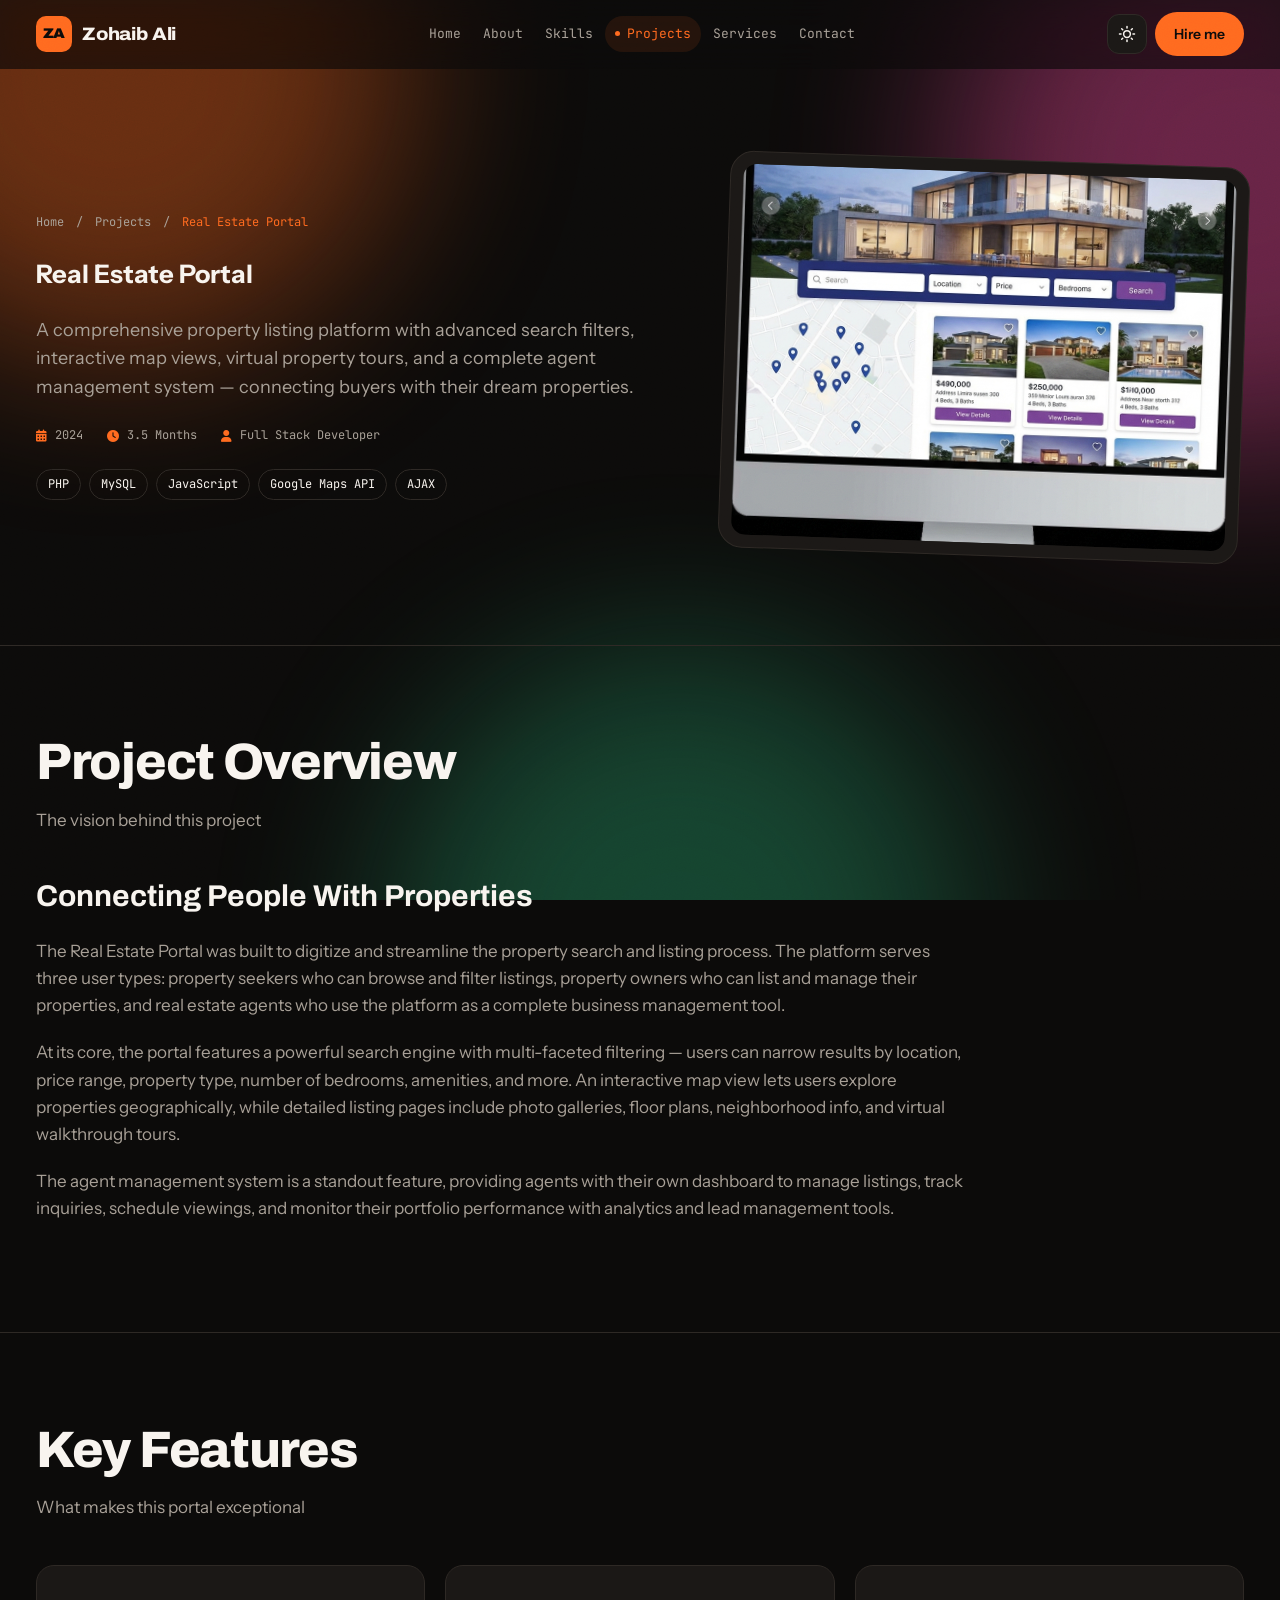
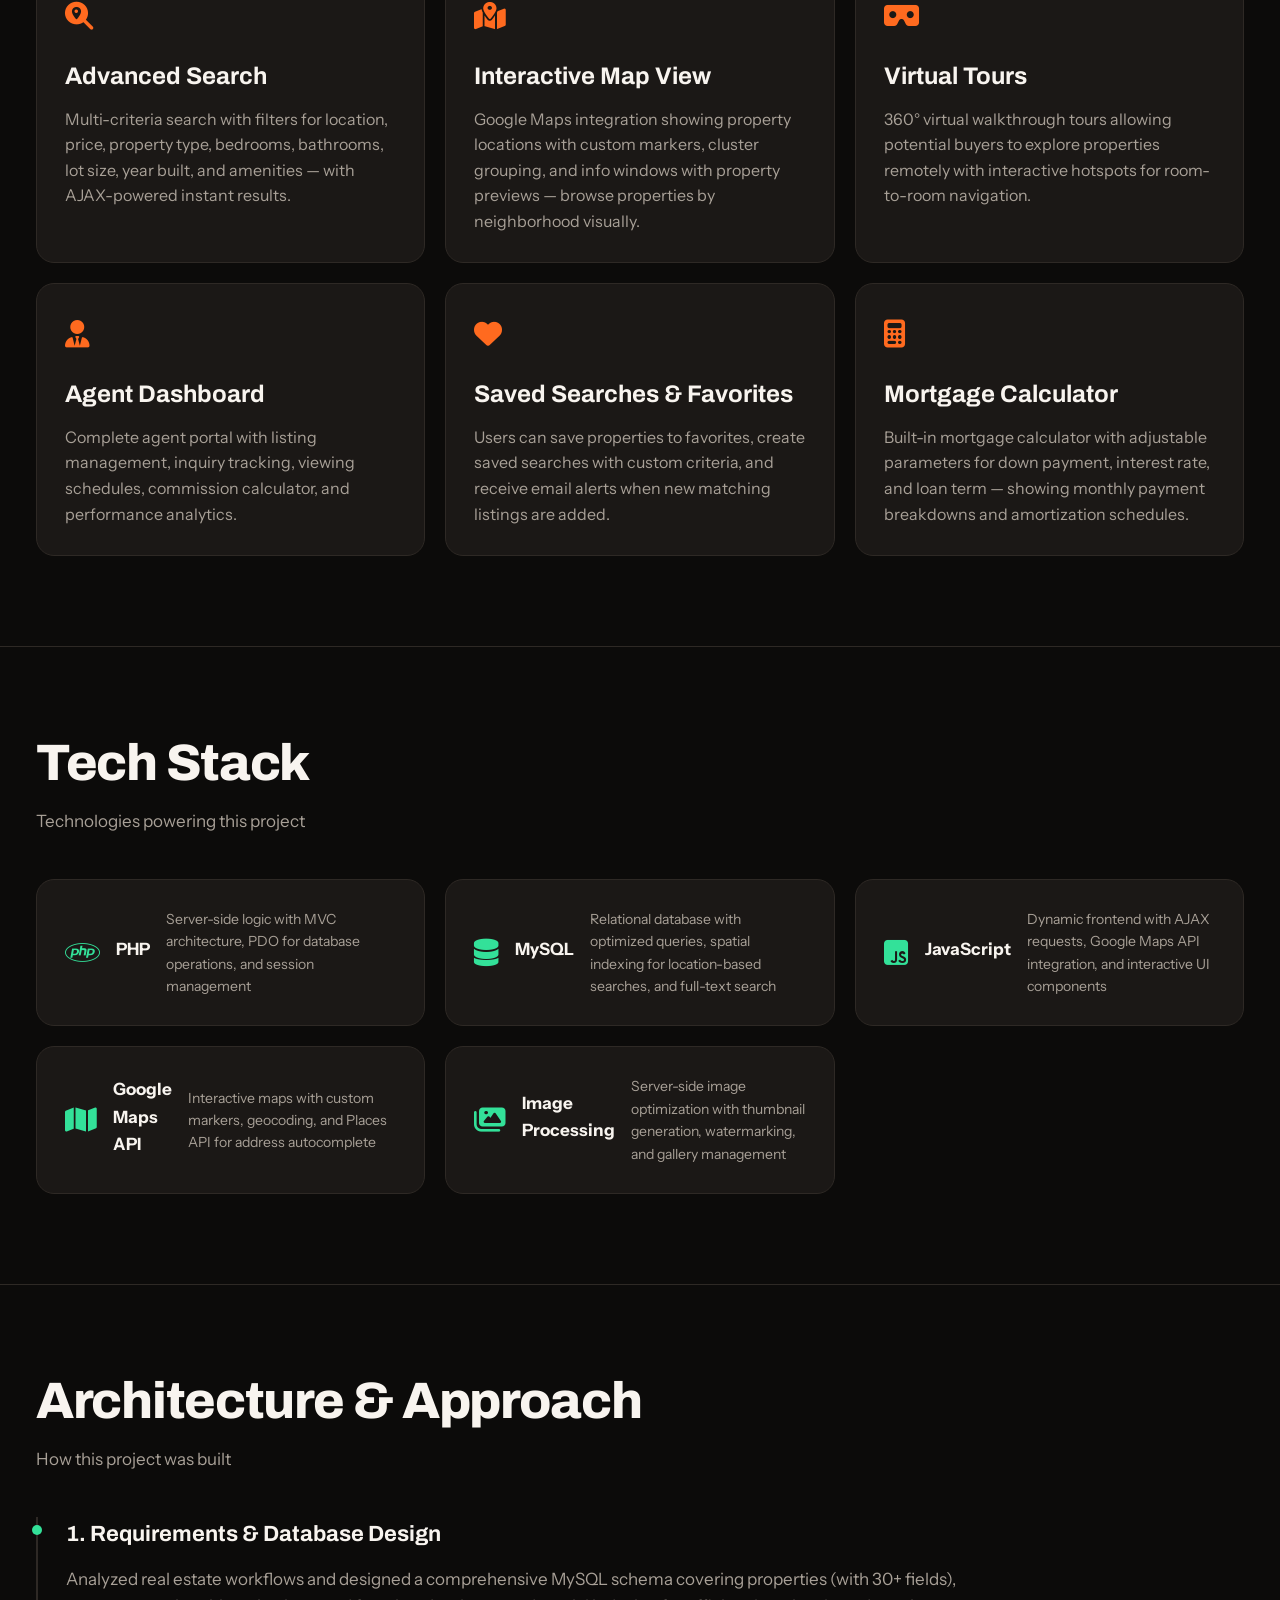
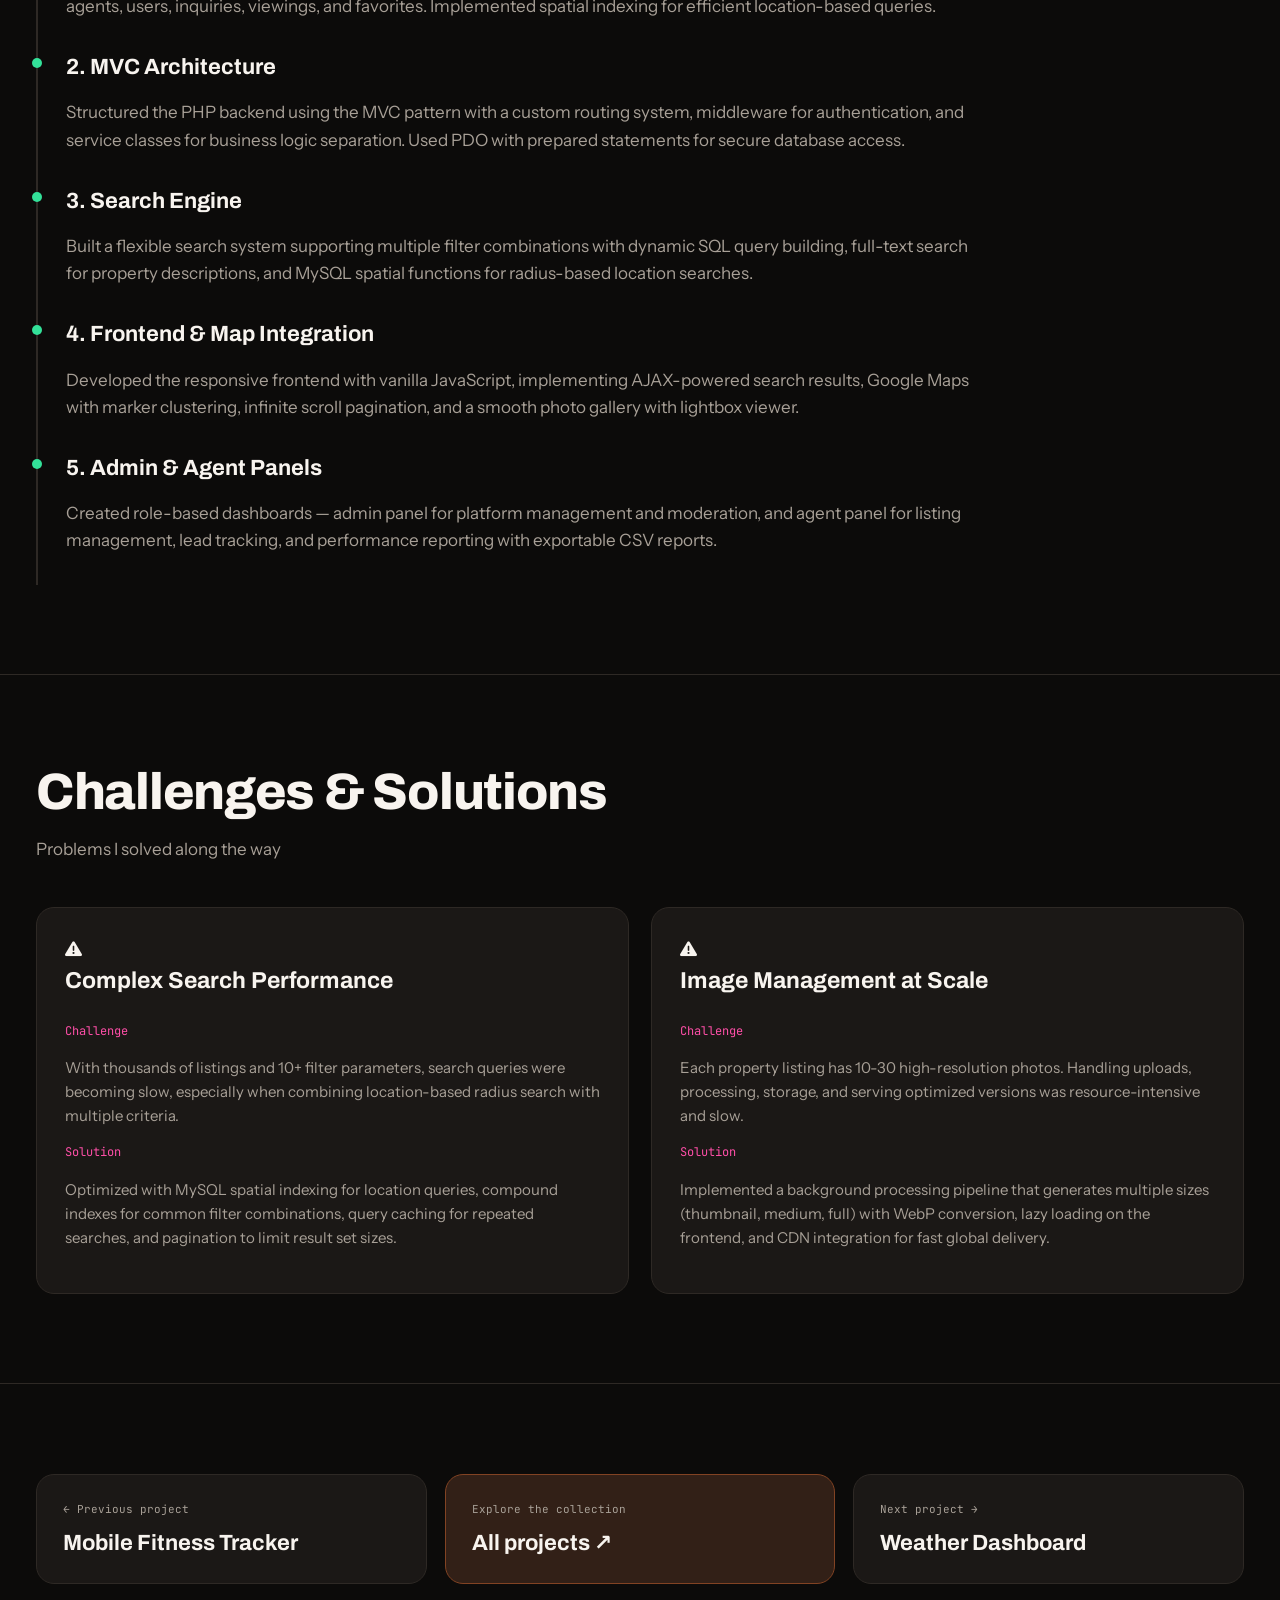
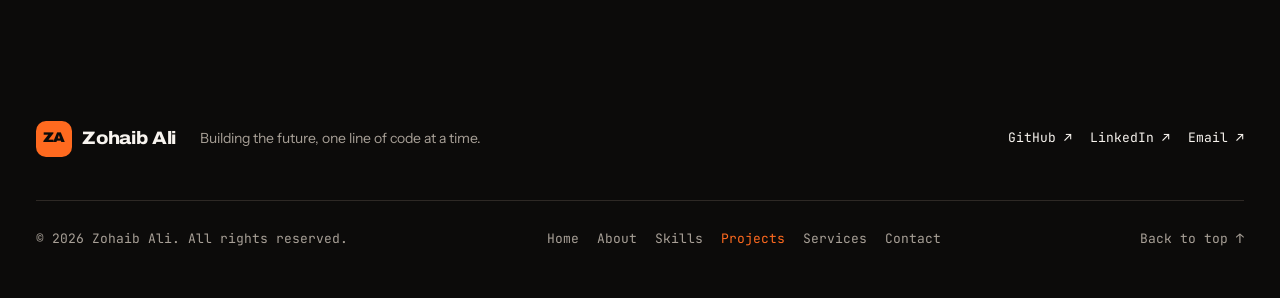
<file: project-realestate.html>
<!DOCTYPE html>

<html data-theme="dark" lang="en"><head><meta charset="utf-8"/><meta content="width=device-width, initial-scale=1, viewport-fit=cover" name="viewport"/><meta content="Real Estate Portal - A property listing platform with advanced search, virtual tours, and agent management, built by Zohaib Ali using PHP, MySQL, and JavaScript." name="description"/><meta content="#0C0B0A" name="theme-color"/><title>Real Estate Portal | Zohaib Ali - Project Details</title><script>try{document.documentElement.dataset.theme=localStorage.getItem('portfolio-theme')||'dark'}catch(e){}</script><link href="https://fonts.googleapis.com" rel="preconnect"/><link crossorigin="" href="https://fonts.gstatic.com" rel="preconnect"/><link href="https://fonts.googleapis.com/css2?family=Archivo:wdth,wght@62..125,300..900&amp;family=Instrument+Sans:wght@400..700&amp;family=JetBrains+Mono:wght@400;500;700&amp;display=swap" rel="stylesheet"/><link href="https://cdnjs.cloudflare.com/ajax/libs/font-awesome/6.4.0/css/all.min.css" rel="stylesheet"/><link href="style.css?v=20261026-navigation2" rel="stylesheet"/><link href="favicon.svg" rel="icon" type="image/svg+xml"/></head><body><a class="skip-link" href="#top">Skip to content</a><div aria-hidden="true" class="aura"><div class="blob b1"></div><div class="blob b2"></div><div class="blob b3"></div></div><div class="cursor" hidden="" id="cursor"></div><header aria-label="Site header" class="nav" id="nav">
<div class="wrap nav-in">
<a aria-label="Zohaib Ali — Home" class="logo" href="index.html"><span class="mono-mark">ZA</span><span>Zohaib Ali</span></a>
<nav aria-label="Main navigation" class="desktop-navigation"><ul class="links"><li><a href="index.html">Home</a></li><li><a href="about.html">About</a></li><li><a href="skills.html">Skills</a></li><li><a aria-current="page" class="active" href="projects.html">Projects</a></li><li><a href="services.html">Services</a></li><li><a href="contact.html">Contact</a></li></ul></nav>
<div class="nav-actions">
<button aria-label="Switch theme" class="icon-btn" id="themeToggle" type="button">
<svg class="sun" fill="none" stroke="currentColor" stroke-linecap="round" stroke-width="2" viewBox="0 0 24 24"><circle cx="12" cy="12" r="4.5"></circle><path d="M12 2v2M12 20v2M4.9 4.9l1.4 1.4M17.7 17.7l1.4 1.4M2 12h2M20 12h2M4.9 19.1l1.4-1.4M17.7 6.3l1.4-1.4"></path></svg>
<svg class="moon" fill="none" stroke="currentColor" stroke-linecap="round" stroke-linejoin="round" stroke-width="2" viewBox="0 0 24 24"><path d="M20.5 14.5A8.5 8.5 0 0 1 9.5 3.5a8.5 8.5 0 1 0 11 11z"></path></svg>
</button>
<button aria-controls="mobileMenu" aria-expanded="false" aria-label="Open menu" class="icon-btn menu-btn" id="menuBtn" type="button">
<svg fill="none" stroke="currentColor" stroke-linecap="round" stroke-width="2" viewBox="0 0 24 24"><path d="M4 7h16M4 12h16M4 17h10"></path></svg>
</button>
<a class="btn btn-primary btn-sm hire magnetic" href="contact.html">Hire me</a>
</div>
</div>
<nav aria-label="Mobile navigation" class="mobile-menu" hidden="" id="mobileMenu">
<div class="wrap">
<ul><li><a href="index.html">Home</a></li><li><a href="about.html">About</a></li><li><a href="skills.html">Skills</a></li><li><a aria-current="page" class="active" href="projects.html">Projects</a></li><li><a href="services.html">Services</a></li><li><a href="contact.html">Contact</a></li></ul>
</div>
</nav>
<div class="progress" id="progress"></div>
</header><main class="detail-page" id="top"><section class="project-detail-hero">
<div class="container">
<div class="project-hero-content">
<div class="project-hero-text">
<nav aria-label="Breadcrumb" class="project-hero-breadcrumb">
<a href="index.html">Home</a>
<span aria-hidden="true" class="separator">/</span>
<a href="projects.html">Projects</a>
<span aria-hidden="true" class="separator">/</span>
<span aria-current="page" class="current">Real Estate Portal</span>
</nav>
<h1>Real Estate Portal</h1>
<p class="project-hero-tagline">
                        A comprehensive property listing platform with advanced search filters, interactive map
                        views, virtual property tours, and a complete agent management system — connecting
                        buyers with their dream properties.
                    </p>
<div class="project-hero-meta">
<div class="project-meta-item">
<i aria-hidden="true" class="fas fa-calendar-alt"></i>
<span>2024</span>
</div>
<div class="project-meta-item">
<i aria-hidden="true" class="fas fa-clock"></i>
<span>3.5 Months</span>
</div>
<div class="project-meta-item">
<i aria-hidden="true" class="fas fa-user"></i>
<span>Full Stack Developer</span>
</div>
</div>
<div class="project-hero-tags">
<span class="tech-tag">PHP</span>
<span class="tech-tag">MySQL</span>
<span class="tech-tag">JavaScript</span>
<span class="tech-tag">Google Maps API</span>
<span class="tech-tag">AJAX</span>
</div>
</div>
<div class="project-hero-image">
<div class="project-hero-image-wrapper">
<img alt="Real Estate Portal Screenshot" loading="lazy" src="project4.jpg"/>
</div>
<div class="project-hero-image-glow"></div>
</div>
</div>
</div>
</section><section class="project-overview">
<div class="container">
<div class="section-header">
<h2 class="section-title">Project Overview</h2>
<p class="section-subtitle">The vision behind this project</p>
</div>
<div class="project-overview-content">
<h3>Connecting People With Properties</h3>
<p>
                    The Real Estate Portal was built to digitize and streamline the property search and listing
                    process. The platform serves three user types: property seekers who can browse and filter
                    listings, property owners who can list and manage their properties, and real estate agents
                    who use the platform as a complete business management tool.
                </p>
<p>
                    At its core, the portal features a powerful search engine with multi-faceted filtering —
                    users can narrow results by location, price range, property type, number of bedrooms,
                    amenities, and more. An interactive map view lets users explore properties geographically,
                    while detailed listing pages include photo galleries, floor plans, neighborhood info, and
                    virtual walkthrough tours.
                </p>
<p>
                    The agent management system is a standout feature, providing agents with their own dashboard
                    to manage listings, track inquiries, schedule viewings, and monitor their portfolio
                    performance with analytics and lead management tools.
                </p>
</div>
</div>
</section><section class="project-features">
<div class="container">
<div class="section-header">
<h2 class="section-title">Key Features</h2>
<p class="section-subtitle">What makes this portal exceptional</p>
</div>
<div class="features-grid">
<div class="feature-card">
<div class="feature-card-icon">
<i aria-hidden="true" class="fas fa-search-location"></i>
</div>
<h4>Advanced Search</h4>
<p>Multi-criteria search with filters for location, price, property type, bedrooms, bathrooms,
                        lot size, year built, and amenities — with AJAX-powered instant results.</p>
</div>
<div class="feature-card">
<div class="feature-card-icon">
<i aria-hidden="true" class="fas fa-map-marked-alt"></i>
</div>
<h4>Interactive Map View</h4>
<p>Google Maps integration showing property locations with custom markers, cluster grouping,
                        and info windows with property previews — browse properties by neighborhood visually.</p>
</div>
<div class="feature-card">
<div class="feature-card-icon">
<i aria-hidden="true" class="fas fa-vr-cardboard"></i>
</div>
<h4>Virtual Tours</h4>
<p>360° virtual walkthrough tours allowing potential buyers to explore properties remotely
                        with interactive hotspots for room-to-room navigation.</p>
</div>
<div class="feature-card">
<div class="feature-card-icon">
<i aria-hidden="true" class="fas fa-user-tie"></i>
</div>
<h4>Agent Dashboard</h4>
<p>Complete agent portal with listing management, inquiry tracking, viewing schedules,
                        commission calculator, and performance analytics.</p>
</div>
<div class="feature-card">
<div class="feature-card-icon">
<i aria-hidden="true" class="fas fa-heart"></i>
</div>
<h4>Saved Searches &amp; Favorites</h4>
<p>Users can save properties to favorites, create saved searches with custom criteria, and
                        receive email alerts when new matching listings are added.</p>
</div>
<div class="feature-card">
<div class="feature-card-icon">
<i aria-hidden="true" class="fas fa-calculator"></i>
</div>
<h4>Mortgage Calculator</h4>
<p>Built-in mortgage calculator with adjustable parameters for down payment, interest rate,
                        and loan term — showing monthly payment breakdowns and amortization schedules.</p>
</div>
</div>
</div>
</section><section class="project-tech-stack">
<div class="container">
<div class="section-header">
<h2 class="section-title">Tech Stack</h2>
<p class="section-subtitle">Technologies powering this project</p>
</div>
<div class="tech-stack-grid">
<div class="tech-stack-item">
<i aria-hidden="true" class="fab fa-php"></i>
<h4>PHP</h4>
<p>Server-side logic with MVC architecture, PDO for database operations, and session management</p>
</div>
<div class="tech-stack-item">
<i aria-hidden="true" class="fas fa-database"></i>
<h4>MySQL</h4>
<p>Relational database with optimized queries, spatial indexing for location-based searches, and full-text search</p>
</div>
<div class="tech-stack-item">
<i aria-hidden="true" class="fab fa-js-square"></i>
<h4>JavaScript</h4>
<p>Dynamic frontend with AJAX requests, Google Maps API integration, and interactive UI components</p>
</div>
<div class="tech-stack-item">
<i aria-hidden="true" class="fas fa-map"></i>
<h4>Google Maps API</h4>
<p>Interactive maps with custom markers, geocoding, and Places API for address autocomplete</p>
</div>
<div class="tech-stack-item">
<i aria-hidden="true" class="fas fa-images"></i>
<h4>Image Processing</h4>
<p>Server-side image optimization with thumbnail generation, watermarking, and gallery management</p>
</div>
</div>
</div>
</section><section class="project-architecture">
<div class="container">
<div class="section-header">
<h2 class="section-title">Architecture &amp; Approach</h2>
<p class="section-subtitle">How this project was built</p>
</div>
<div class="architecture-content">
<div class="architecture-steps">
<div class="architecture-step">
<h4>1. Requirements &amp; Database Design</h4>
<p>Analyzed real estate workflows and designed a comprehensive MySQL schema covering
                            properties (with 30+ fields), agents, users, inquiries, viewings, and favorites.
                            Implemented spatial indexing for efficient location-based queries.</p>
</div>
<div class="architecture-step">
<h4>2. MVC Architecture</h4>
<p>Structured the PHP backend using the MVC pattern with a custom routing system,
                            middleware for authentication, and service classes for business logic separation.
                            Used PDO with prepared statements for secure database access.</p>
</div>
<div class="architecture-step">
<h4>3. Search Engine</h4>
<p>Built a flexible search system supporting multiple filter combinations with dynamic
                            SQL query building, full-text search for property descriptions, and MySQL spatial
                            functions for radius-based location searches.</p>
</div>
<div class="architecture-step">
<h4>4. Frontend &amp; Map Integration</h4>
<p>Developed the responsive frontend with vanilla JavaScript, implementing AJAX-powered
                            search results, Google Maps with marker clustering, infinite scroll pagination,
                            and a smooth photo gallery with lightbox viewer.</p>
</div>
<div class="architecture-step">
<h4>5. Admin &amp; Agent Panels</h4>
<p>Created role-based dashboards — admin panel for platform management and moderation,
                            and agent panel for listing management, lead tracking, and performance reporting
                            with exportable CSV reports.</p>
</div>
</div>
</div>
</div>
</section><section class="project-challenges">
<div class="container">
<div class="section-header">
<h2 class="section-title">Challenges &amp; Solutions</h2>
<p class="section-subtitle">Problems I solved along the way</p>
</div>
<div class="challenges-grid">
<div class="challenge-card">
<div class="challenge-header">
<i aria-hidden="true" class="fas fa-exclamation-triangle"></i>
<h4>Complex Search Performance</h4>
</div>
<div class="challenge-body">
<div class="challenge-label problem">Challenge</div>
<p>With thousands of listings and 10+ filter parameters, search queries were becoming
                            slow, especially when combining location-based radius search with multiple criteria.</p>
<div class="challenge-label solution">Solution</div>
<p>Optimized with MySQL spatial indexing for location queries, compound indexes for
                            common filter combinations, query caching for repeated searches, and pagination
                            to limit result set sizes.</p>
</div>
</div>
<div class="challenge-card">
<div class="challenge-header">
<i aria-hidden="true" class="fas fa-exclamation-triangle"></i>
<h4>Image Management at Scale</h4>
</div>
<div class="challenge-body">
<div class="challenge-label problem">Challenge</div>
<p>Each property listing has 10-30 high-resolution photos. Handling uploads, processing,
                            storage, and serving optimized versions was resource-intensive and slow.</p>
<div class="challenge-label solution">Solution</div>
<p>Implemented a background processing pipeline that generates multiple sizes (thumbnail,
                            medium, full) with WebP conversion, lazy loading on the frontend, and CDN integration
                            for fast global delivery.</p>
</div>
</div>
</div>
</div>
</section><section class="project-nav">
<div class="container">
<nav aria-label="Project navigation" class="project-nav-content case-study-navigation"><a class="project-nav-btn" href="project-fitness.html" rel="prev"><span class="pager-direction">← Previous project</span><strong>Mobile Fitness Tracker</strong></a><a class="project-nav-btn pager-all" href="projects.html"><span class="pager-direction">Explore the collection</span><strong>All projects ↗</strong></a><a class="project-nav-btn" href="project-weather.html" rel="next"><span class="pager-direction">Next project →</span><strong>Weather Dashboard</strong></a></nav>
</div>
</section></main><footer><div class="wrap"><div class="footer-top"><a class="logo" href="index.html"><span class="mono-mark">ZA</span>Zohaib Ali</a><p>Building the future, one line of code at a time.</p><div class="footer-socials"><a href="https://github.com/ZohaibAli-dev/" rel="noopener noreferrer" target="_blank">GitHub ↗</a><a href="https://www.linkedin.com/in/zohaibali-dev/" rel="noopener noreferrer" target="_blank">LinkedIn ↗</a><a href="mailto:iamzohaibali@gmail.com">Email ↗</a></div></div><div class="foot"><span>© 2026 Zohaib Ali. All rights reserved.</span><nav aria-label="More about Zohaib" class="footer-pages"><a href="index.html">Home</a><a href="about.html">About</a><a href="skills.html">Skills</a><a aria-current="page" href="projects.html">Projects</a><a href="services.html">Services</a><a href="contact.html">Contact</a></nav><a href="#top">Back to top ↑</a></div></div></footer><script defer="" src="script.js?v=20261026-navigation"></script></body></html>
</file>
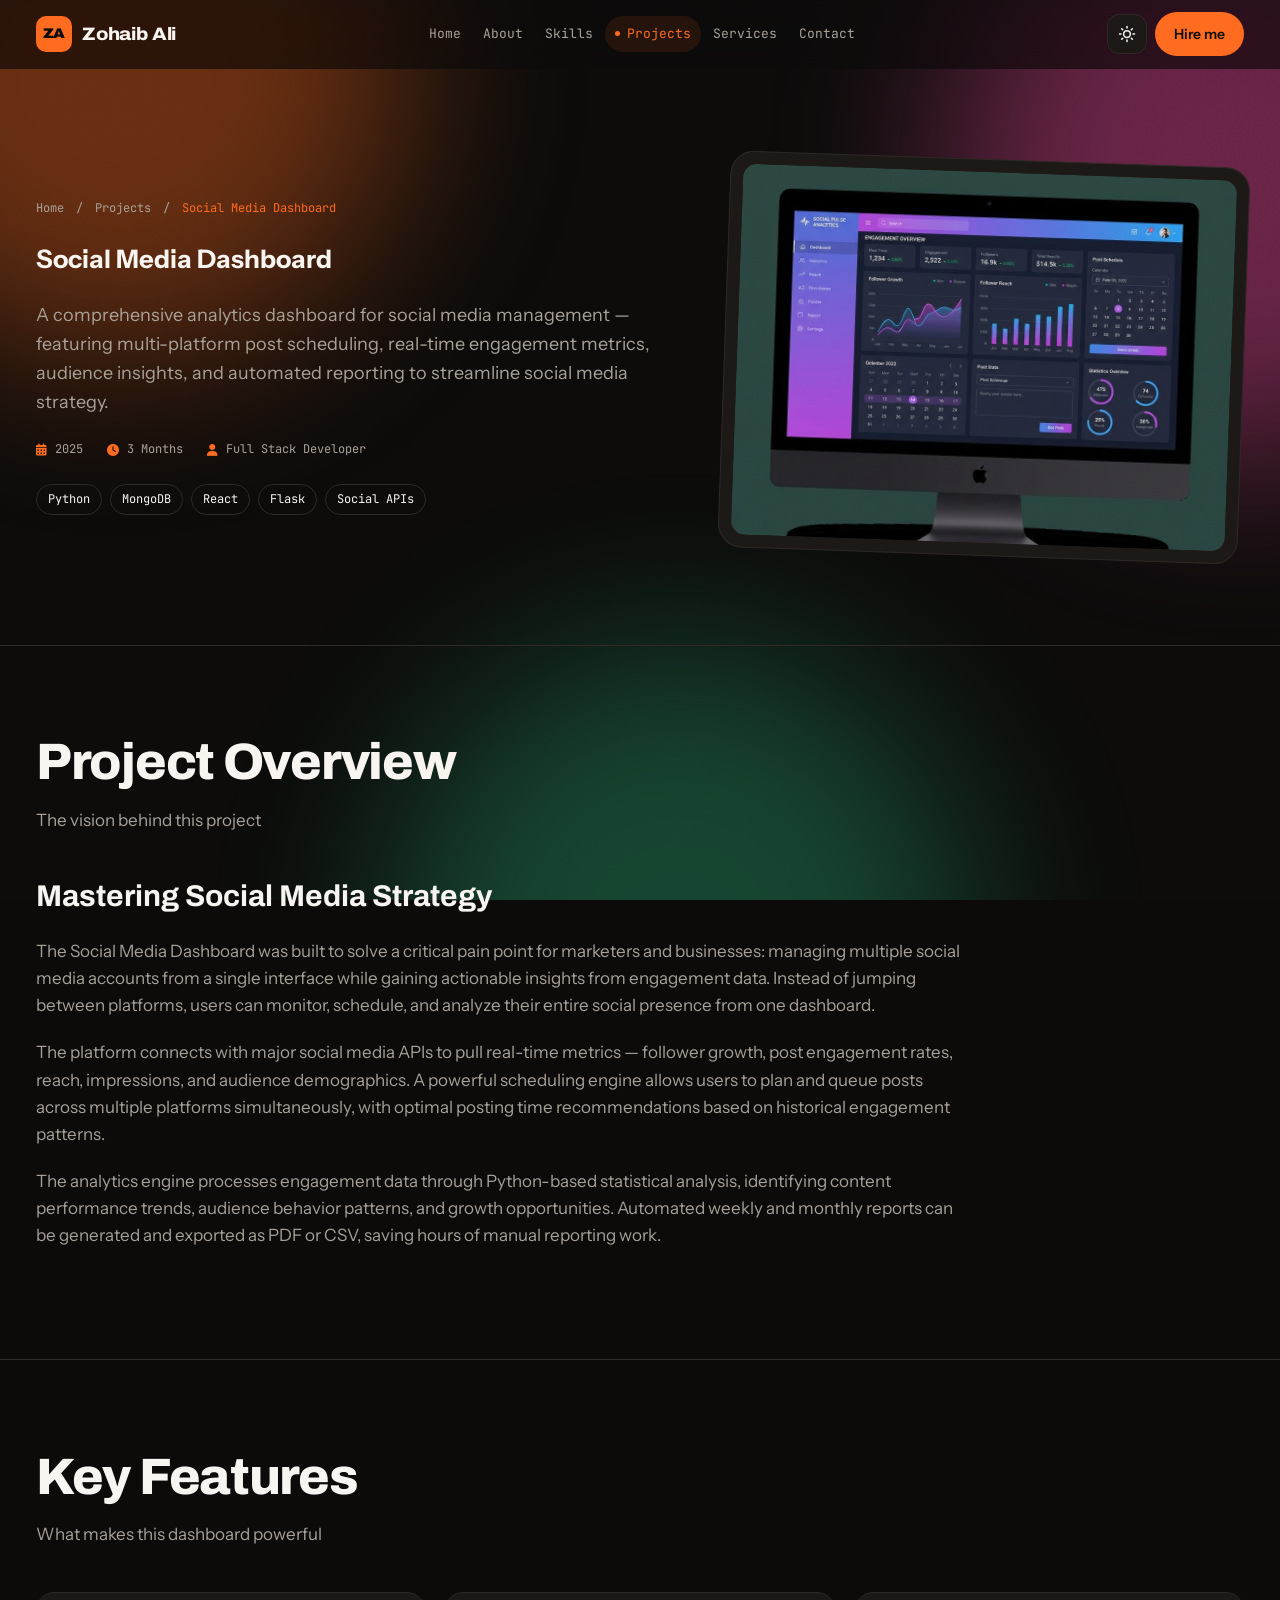
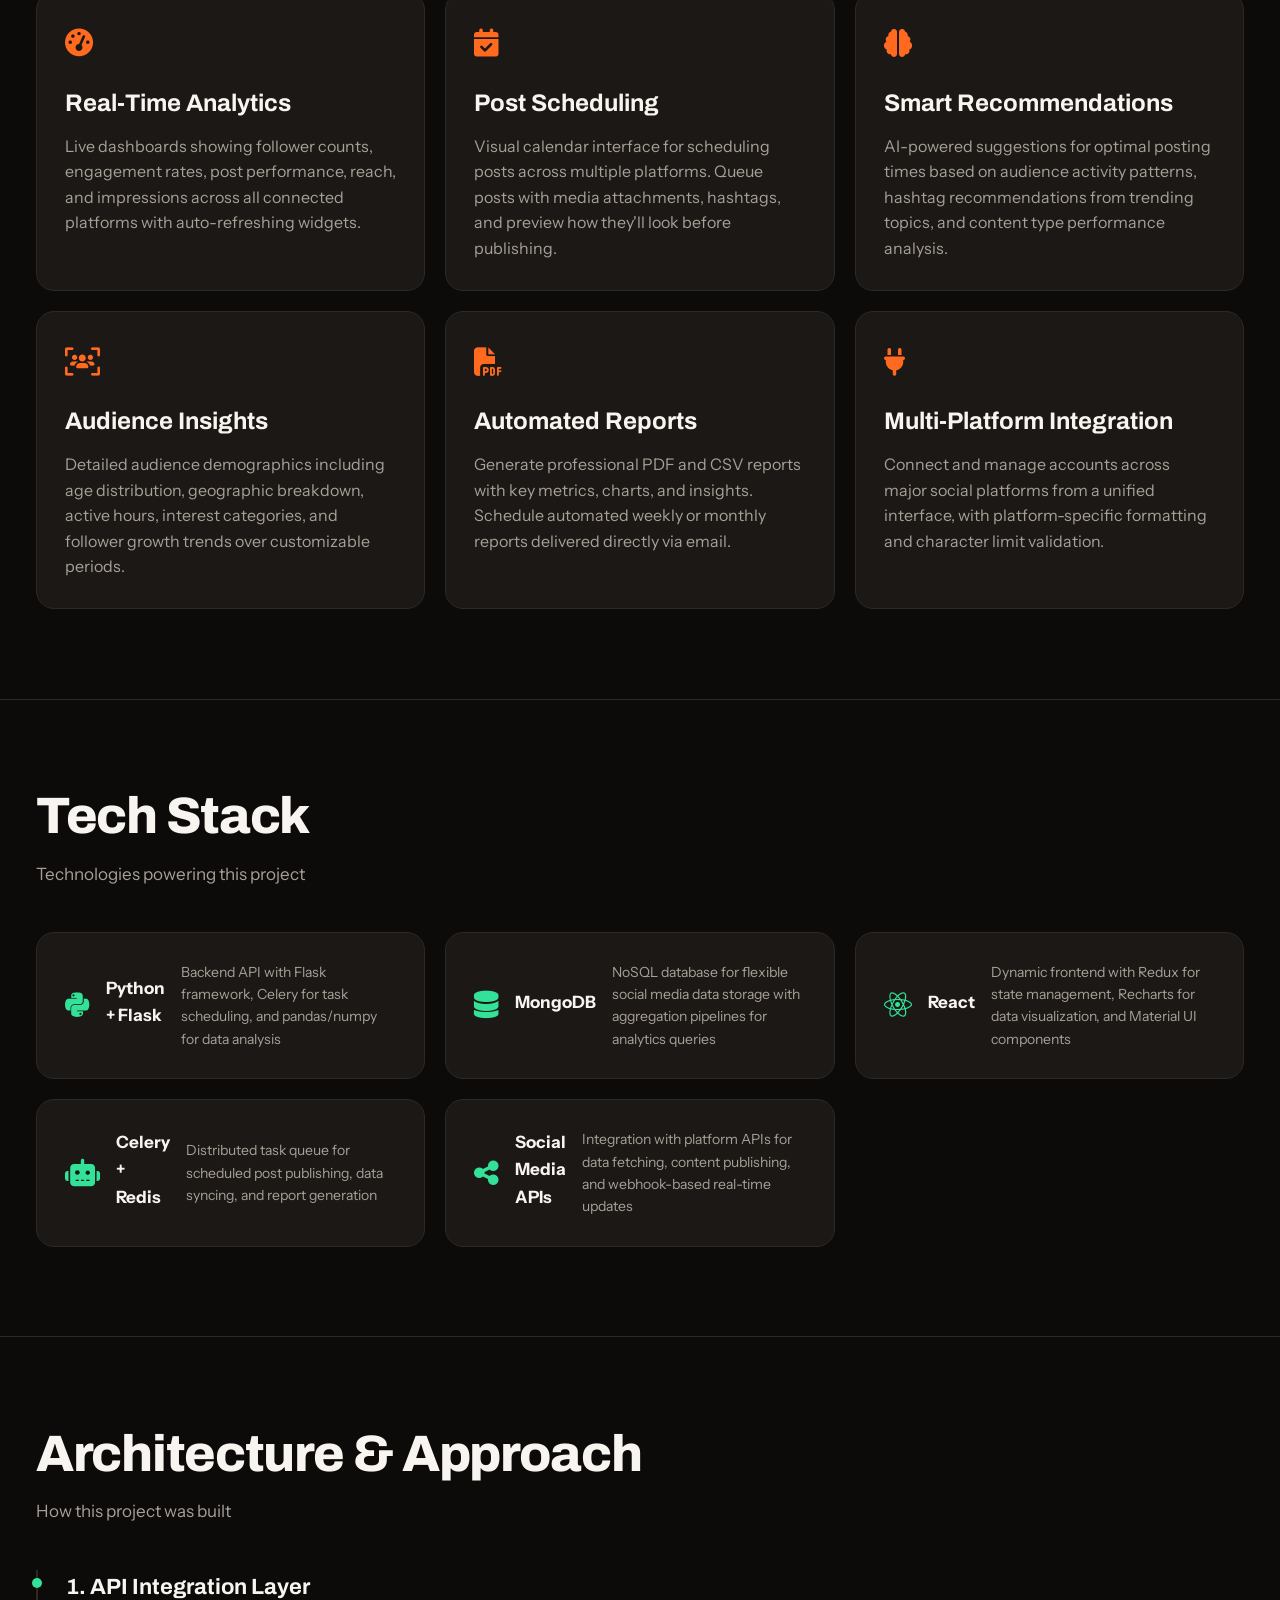
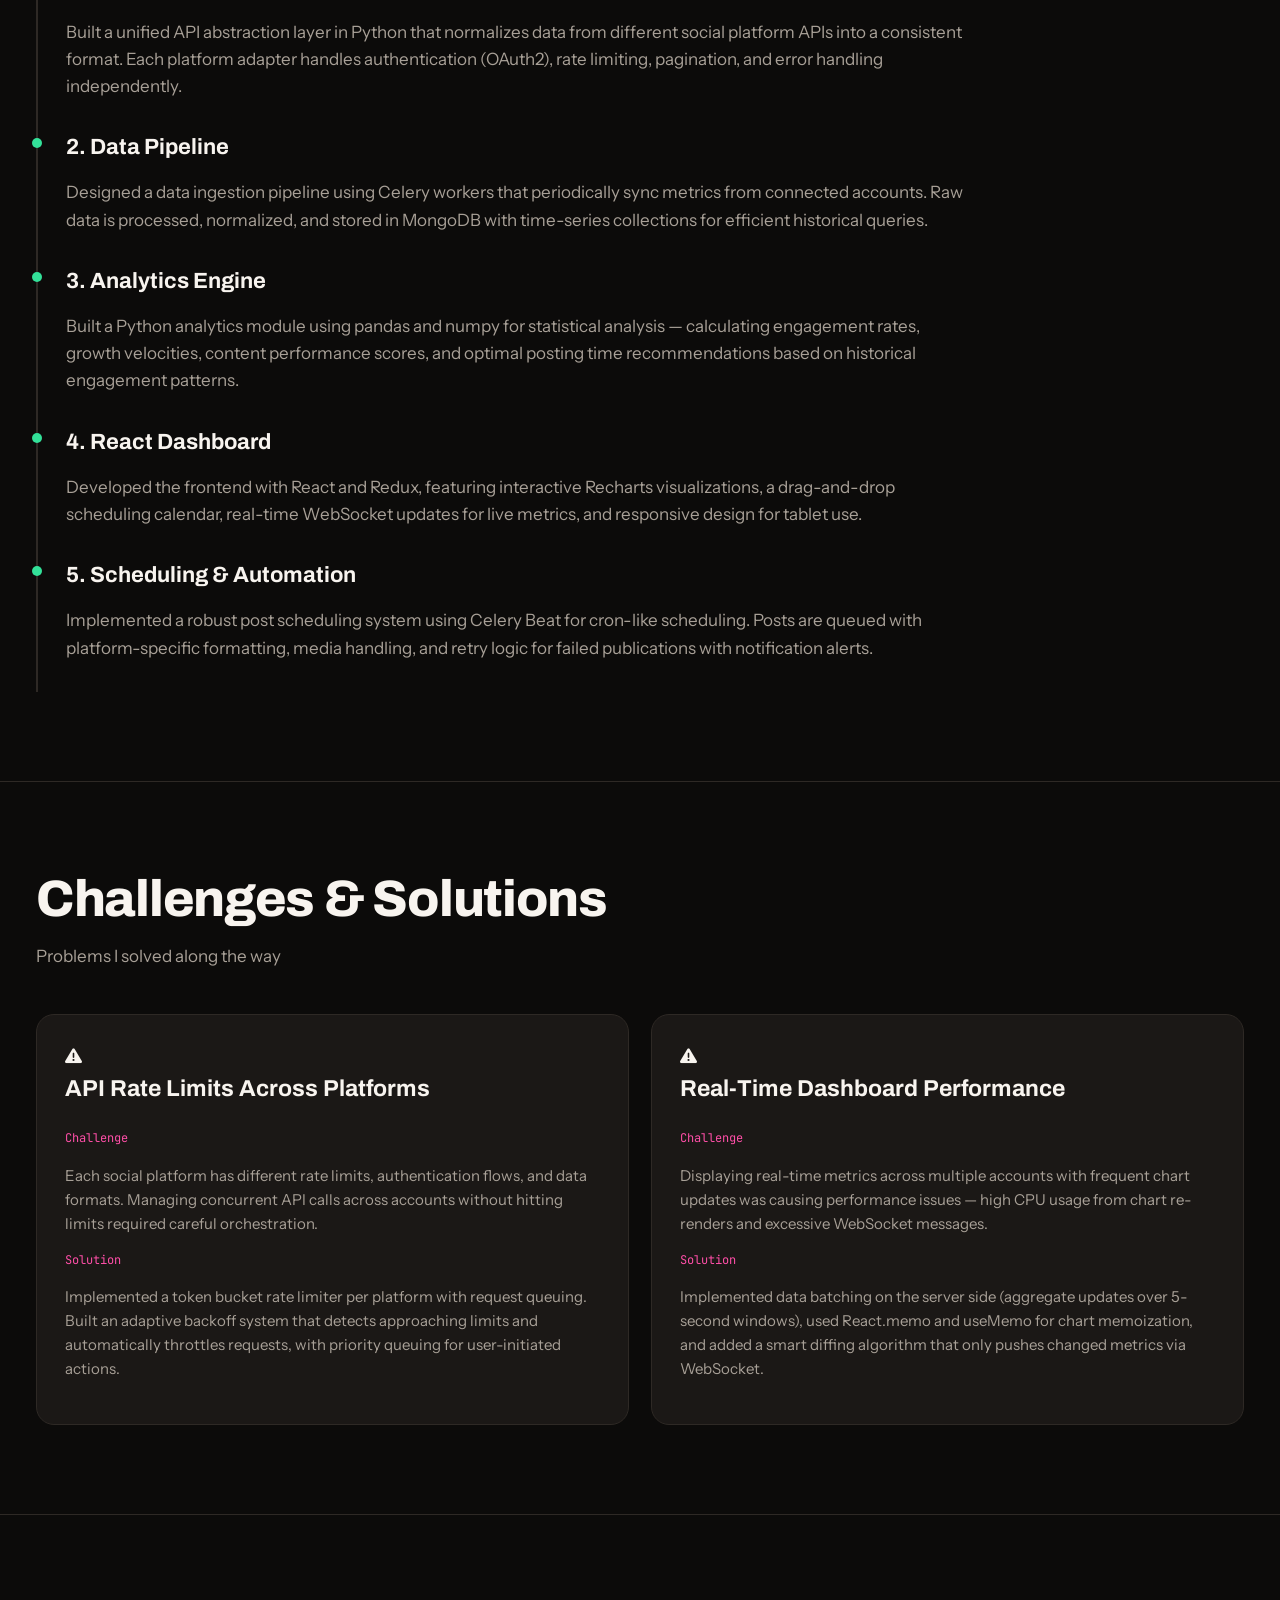
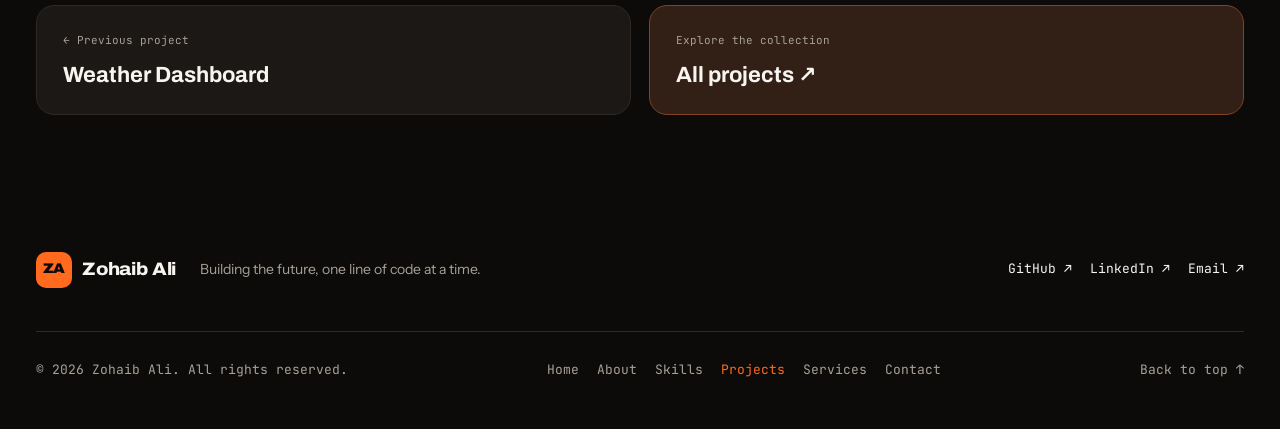
<file: project-socialmedia.html>
<!DOCTYPE html>

<html data-theme="dark" lang="en"><head><meta charset="utf-8"/><meta content="width=device-width, initial-scale=1, viewport-fit=cover" name="viewport"/><meta content="Social Media Dashboard - An analytics dashboard for social media management with post scheduling and engagement metrics, built by Zohaib Ali using Python, MongoDB, and React." name="description"/><meta content="#0C0B0A" name="theme-color"/><title>Social Media Dashboard | Zohaib Ali - Project Details</title><script>try{document.documentElement.dataset.theme=localStorage.getItem('portfolio-theme')||'dark'}catch(e){}</script><link href="https://fonts.googleapis.com" rel="preconnect"/><link crossorigin="" href="https://fonts.gstatic.com" rel="preconnect"/><link href="https://fonts.googleapis.com/css2?family=Archivo:wdth,wght@62..125,300..900&amp;family=Instrument+Sans:wght@400..700&amp;family=JetBrains+Mono:wght@400;500;700&amp;display=swap" rel="stylesheet"/><link href="https://cdnjs.cloudflare.com/ajax/libs/font-awesome/6.4.0/css/all.min.css" rel="stylesheet"/><link href="style.css?v=20261026-navigation2" rel="stylesheet"/><link href="favicon.svg" rel="icon" type="image/svg+xml"/></head><body><a class="skip-link" href="#top">Skip to content</a><div aria-hidden="true" class="aura"><div class="blob b1"></div><div class="blob b2"></div><div class="blob b3"></div></div><div class="cursor" hidden="" id="cursor"></div><header aria-label="Site header" class="nav" id="nav">
<div class="wrap nav-in">
<a aria-label="Zohaib Ali — Home" class="logo" href="index.html"><span class="mono-mark">ZA</span><span>Zohaib Ali</span></a>
<nav aria-label="Main navigation" class="desktop-navigation"><ul class="links"><li><a href="index.html">Home</a></li><li><a href="about.html">About</a></li><li><a href="skills.html">Skills</a></li><li><a aria-current="page" class="active" href="projects.html">Projects</a></li><li><a href="services.html">Services</a></li><li><a href="contact.html">Contact</a></li></ul></nav>
<div class="nav-actions">
<button aria-label="Switch theme" class="icon-btn" id="themeToggle" type="button">
<svg class="sun" fill="none" stroke="currentColor" stroke-linecap="round" stroke-width="2" viewBox="0 0 24 24"><circle cx="12" cy="12" r="4.5"></circle><path d="M12 2v2M12 20v2M4.9 4.9l1.4 1.4M17.7 17.7l1.4 1.4M2 12h2M20 12h2M4.9 19.1l1.4-1.4M17.7 6.3l1.4-1.4"></path></svg>
<svg class="moon" fill="none" stroke="currentColor" stroke-linecap="round" stroke-linejoin="round" stroke-width="2" viewBox="0 0 24 24"><path d="M20.5 14.5A8.5 8.5 0 0 1 9.5 3.5a8.5 8.5 0 1 0 11 11z"></path></svg>
</button>
<button aria-controls="mobileMenu" aria-expanded="false" aria-label="Open menu" class="icon-btn menu-btn" id="menuBtn" type="button">
<svg fill="none" stroke="currentColor" stroke-linecap="round" stroke-width="2" viewBox="0 0 24 24"><path d="M4 7h16M4 12h16M4 17h10"></path></svg>
</button>
<a class="btn btn-primary btn-sm hire magnetic" href="contact.html">Hire me</a>
</div>
</div>
<nav aria-label="Mobile navigation" class="mobile-menu" hidden="" id="mobileMenu">
<div class="wrap">
<ul><li><a href="index.html">Home</a></li><li><a href="about.html">About</a></li><li><a href="skills.html">Skills</a></li><li><a aria-current="page" class="active" href="projects.html">Projects</a></li><li><a href="services.html">Services</a></li><li><a href="contact.html">Contact</a></li></ul>
</div>
</nav>
<div class="progress" id="progress"></div>
</header><main class="detail-page" id="top"><section class="project-detail-hero">
<div class="container">
<div class="project-hero-content">
<div class="project-hero-text">
<nav aria-label="Breadcrumb" class="project-hero-breadcrumb">
<a href="index.html">Home</a>
<span aria-hidden="true" class="separator">/</span>
<a href="projects.html">Projects</a>
<span aria-hidden="true" class="separator">/</span>
<span aria-current="page" class="current">Social Media Dashboard</span>
</nav>
<h1>Social Media Dashboard</h1>
<p class="project-hero-tagline">
                        A comprehensive analytics dashboard for social media management — featuring multi-platform
                        post scheduling, real-time engagement metrics, audience insights, and automated reporting
                        to streamline social media strategy.
                    </p>
<div class="project-hero-meta">
<div class="project-meta-item">
<i aria-hidden="true" class="fas fa-calendar-alt"></i>
<span>2025</span>
</div>
<div class="project-meta-item">
<i aria-hidden="true" class="fas fa-clock"></i>
<span>3 Months</span>
</div>
<div class="project-meta-item">
<i aria-hidden="true" class="fas fa-user"></i>
<span>Full Stack Developer</span>
</div>
</div>
<div class="project-hero-tags">
<span class="tech-tag">Python</span>
<span class="tech-tag">MongoDB</span>
<span class="tech-tag">React</span>
<span class="tech-tag">Flask</span>
<span class="tech-tag">Social APIs</span>
</div>
</div>
<div class="project-hero-image">
<div class="project-hero-image-wrapper">
<img alt="Social Media Dashboard Screenshot" loading="lazy" src="project6.jpg"/>
</div>
<div class="project-hero-image-glow"></div>
</div>
</div>
</div>
</section><section class="project-overview">
<div class="container">
<div class="section-header">
<h2 class="section-title">Project Overview</h2>
<p class="section-subtitle">The vision behind this project</p>
</div>
<div class="project-overview-content">
<h3>Mastering Social Media Strategy</h3>
<p>
                    The Social Media Dashboard was built to solve a critical pain point for marketers and
                    businesses: managing multiple social media accounts from a single interface while gaining
                    actionable insights from engagement data. Instead of jumping between platforms, users can
                    monitor, schedule, and analyze their entire social presence from one dashboard.
                </p>
<p>
                    The platform connects with major social media APIs to pull real-time metrics — follower
                    growth, post engagement rates, reach, impressions, and audience demographics. A powerful
                    scheduling engine allows users to plan and queue posts across multiple platforms
                    simultaneously, with optimal posting time recommendations based on historical engagement
                    patterns.
                </p>
<p>
                    The analytics engine processes engagement data through Python-based statistical analysis,
                    identifying content performance trends, audience behavior patterns, and growth opportunities.
                    Automated weekly and monthly reports can be generated and exported as PDF or CSV, saving
                    hours of manual reporting work.
                </p>
</div>
</div>
</section><section class="project-features">
<div class="container">
<div class="section-header">
<h2 class="section-title">Key Features</h2>
<p class="section-subtitle">What makes this dashboard powerful</p>
</div>
<div class="features-grid">
<div class="feature-card">
<div class="feature-card-icon">
<i aria-hidden="true" class="fas fa-gauge-high"></i>
</div>
<h4>Real-Time Analytics</h4>
<p>Live dashboards showing follower counts, engagement rates, post performance, reach,
                        and impressions across all connected platforms with auto-refreshing widgets.</p>
</div>
<div class="feature-card">
<div class="feature-card-icon">
<i aria-hidden="true" class="fas fa-calendar-check"></i>
</div>
<h4>Post Scheduling</h4>
<p>Visual calendar interface for scheduling posts across multiple platforms. Queue posts
                        with media attachments, hashtags, and preview how they'll look before publishing.</p>
</div>
<div class="feature-card">
<div class="feature-card-icon">
<i aria-hidden="true" class="fas fa-brain"></i>
</div>
<h4>Smart Recommendations</h4>
<p>AI-powered suggestions for optimal posting times based on audience activity patterns,
                        hashtag recommendations from trending topics, and content type performance analysis.</p>
</div>
<div class="feature-card">
<div class="feature-card-icon">
<i aria-hidden="true" class="fas fa-users-viewfinder"></i>
</div>
<h4>Audience Insights</h4>
<p>Detailed audience demographics including age distribution, geographic breakdown,
                        active hours, interest categories, and follower growth trends over customizable periods.</p>
</div>
<div class="feature-card">
<div class="feature-card-icon">
<i aria-hidden="true" class="fas fa-file-pdf"></i>
</div>
<h4>Automated Reports</h4>
<p>Generate professional PDF and CSV reports with key metrics, charts, and insights.
                        Schedule automated weekly or monthly reports delivered directly via email.</p>
</div>
<div class="feature-card">
<div class="feature-card-icon">
<i aria-hidden="true" class="fas fa-plug"></i>
</div>
<h4>Multi-Platform Integration</h4>
<p>Connect and manage accounts across major social platforms from a unified interface,
                        with platform-specific formatting and character limit validation.</p>
</div>
</div>
</div>
</section><section class="project-tech-stack">
<div class="container">
<div class="section-header">
<h2 class="section-title">Tech Stack</h2>
<p class="section-subtitle">Technologies powering this project</p>
</div>
<div class="tech-stack-grid">
<div class="tech-stack-item">
<i aria-hidden="true" class="fab fa-python"></i>
<h4>Python + Flask</h4>
<p>Backend API with Flask framework, Celery for task scheduling, and pandas/numpy for data analysis</p>
</div>
<div class="tech-stack-item">
<i aria-hidden="true" class="fas fa-database"></i>
<h4>MongoDB</h4>
<p>NoSQL database for flexible social media data storage with aggregation pipelines for analytics queries</p>
</div>
<div class="tech-stack-item">
<i aria-hidden="true" class="fab fa-react"></i>
<h4>React</h4>
<p>Dynamic frontend with Redux for state management, Recharts for data visualization, and Material UI components</p>
</div>
<div class="tech-stack-item">
<i aria-hidden="true" class="fas fa-robot"></i>
<h4>Celery + Redis</h4>
<p>Distributed task queue for scheduled post publishing, data syncing, and report generation</p>
</div>
<div class="tech-stack-item">
<i aria-hidden="true" class="fas fa-share-nodes"></i>
<h4>Social Media APIs</h4>
<p>Integration with platform APIs for data fetching, content publishing, and webhook-based real-time updates</p>
</div>
</div>
</div>
</section><section class="project-architecture">
<div class="container">
<div class="section-header">
<h2 class="section-title">Architecture &amp; Approach</h2>
<p class="section-subtitle">How this project was built</p>
</div>
<div class="architecture-content">
<div class="architecture-steps">
<div class="architecture-step">
<h4>1. API Integration Layer</h4>
<p>Built a unified API abstraction layer in Python that normalizes data from different
                            social platform APIs into a consistent format. Each platform adapter handles
                            authentication (OAuth2), rate limiting, pagination, and error handling independently.</p>
</div>
<div class="architecture-step">
<h4>2. Data Pipeline</h4>
<p>Designed a data ingestion pipeline using Celery workers that periodically sync metrics
                            from connected accounts. Raw data is processed, normalized, and stored in MongoDB
                            with time-series collections for efficient historical queries.</p>
</div>
<div class="architecture-step">
<h4>3. Analytics Engine</h4>
<p>Built a Python analytics module using pandas and numpy for statistical analysis —
                            calculating engagement rates, growth velocities, content performance scores, and
                            optimal posting time recommendations based on historical engagement patterns.</p>
</div>
<div class="architecture-step">
<h4>4. React Dashboard</h4>
<p>Developed the frontend with React and Redux, featuring interactive Recharts
                            visualizations, a drag-and-drop scheduling calendar, real-time WebSocket updates
                            for live metrics, and responsive design for tablet use.</p>
</div>
<div class="architecture-step">
<h4>5. Scheduling &amp; Automation</h4>
<p>Implemented a robust post scheduling system using Celery Beat for cron-like scheduling.
                            Posts are queued with platform-specific formatting, media handling, and retry logic
                            for failed publications with notification alerts.</p>
</div>
</div>
</div>
</div>
</section><section class="project-challenges">
<div class="container">
<div class="section-header">
<h2 class="section-title">Challenges &amp; Solutions</h2>
<p class="section-subtitle">Problems I solved along the way</p>
</div>
<div class="challenges-grid">
<div class="challenge-card">
<div class="challenge-header">
<i aria-hidden="true" class="fas fa-exclamation-triangle"></i>
<h4>API Rate Limits Across Platforms</h4>
</div>
<div class="challenge-body">
<div class="challenge-label problem">Challenge</div>
<p>Each social platform has different rate limits, authentication flows, and data
                            formats. Managing concurrent API calls across accounts without hitting limits
                            required careful orchestration.</p>
<div class="challenge-label solution">Solution</div>
<p>Implemented a token bucket rate limiter per platform with request queuing. Built
                            an adaptive backoff system that detects approaching limits and automatically
                            throttles requests, with priority queuing for user-initiated actions.</p>
</div>
</div>
<div class="challenge-card">
<div class="challenge-header">
<i aria-hidden="true" class="fas fa-exclamation-triangle"></i>
<h4>Real-Time Dashboard Performance</h4>
</div>
<div class="challenge-body">
<div class="challenge-label problem">Challenge</div>
<p>Displaying real-time metrics across multiple accounts with frequent chart updates
                            was causing performance issues — high CPU usage from chart re-renders and excessive
                            WebSocket messages.</p>
<div class="challenge-label solution">Solution</div>
<p>Implemented data batching on the server side (aggregate updates over 5-second windows),
                            used React.memo and useMemo for chart memoization, and added a smart diffing algorithm
                            that only pushes changed metrics via WebSocket.</p>
</div>
</div>
</div>
</div>
</section><section class="project-nav">
<div class="container">
<nav aria-label="Project navigation" class="project-nav-content case-study-navigation"><a class="project-nav-btn" href="project-weather.html" rel="prev"><span class="pager-direction">← Previous project</span><strong>Weather Dashboard</strong></a><a class="project-nav-btn pager-all" href="projects.html"><span class="pager-direction">Explore the collection</span><strong>All projects ↗</strong></a></nav>
</div>
</section></main><footer><div class="wrap"><div class="footer-top"><a class="logo" href="index.html"><span class="mono-mark">ZA</span>Zohaib Ali</a><p>Building the future, one line of code at a time.</p><div class="footer-socials"><a href="https://github.com/ZohaibAli-dev/" rel="noopener noreferrer" target="_blank">GitHub ↗</a><a href="https://www.linkedin.com/in/zohaibali-dev/" rel="noopener noreferrer" target="_blank">LinkedIn ↗</a><a href="mailto:iamzohaibali@gmail.com">Email ↗</a></div></div><div class="foot"><span>© 2026 Zohaib Ali. All rights reserved.</span><nav aria-label="More about Zohaib" class="footer-pages"><a href="index.html">Home</a><a href="about.html">About</a><a href="skills.html">Skills</a><a aria-current="page" href="projects.html">Projects</a><a href="services.html">Services</a><a href="contact.html">Contact</a></nav><a href="#top">Back to top ↑</a></div></div></footer><script defer="" src="script.js?v=20261026-navigation"></script></body></html>
</file>
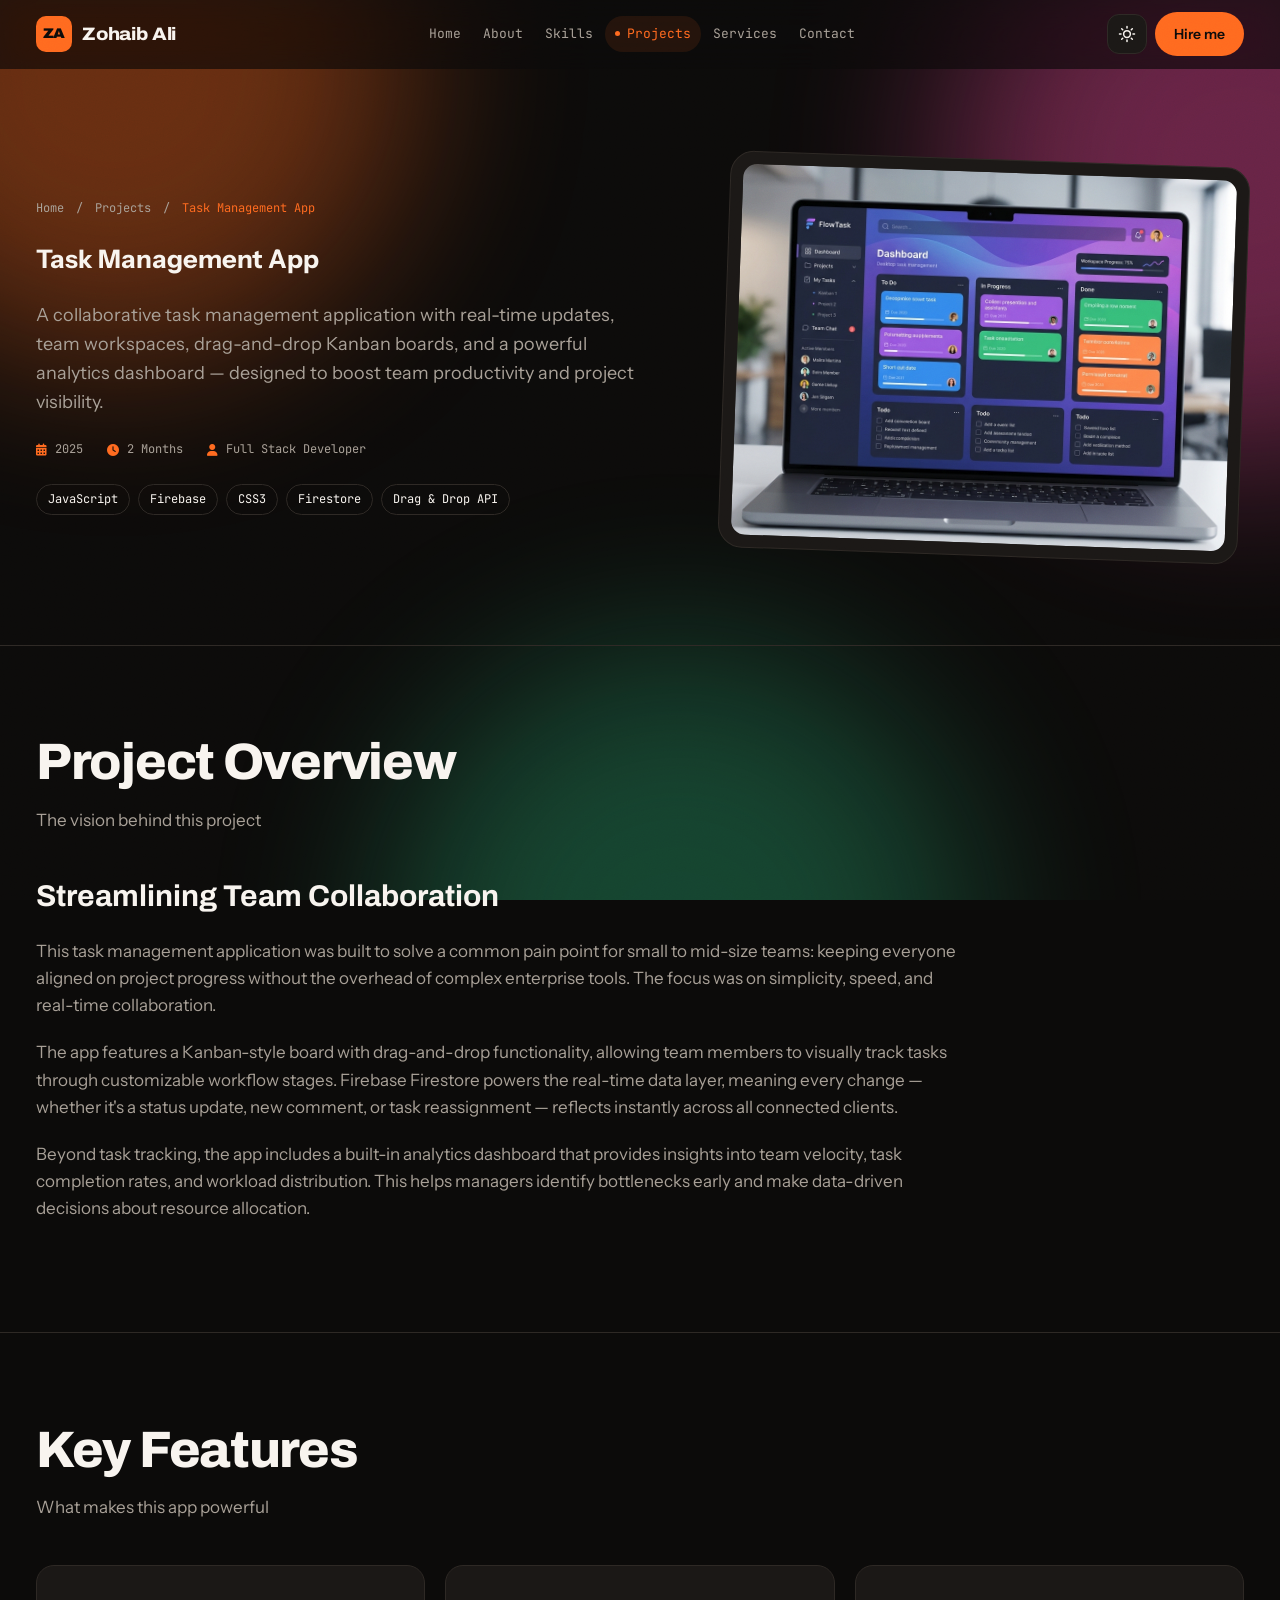
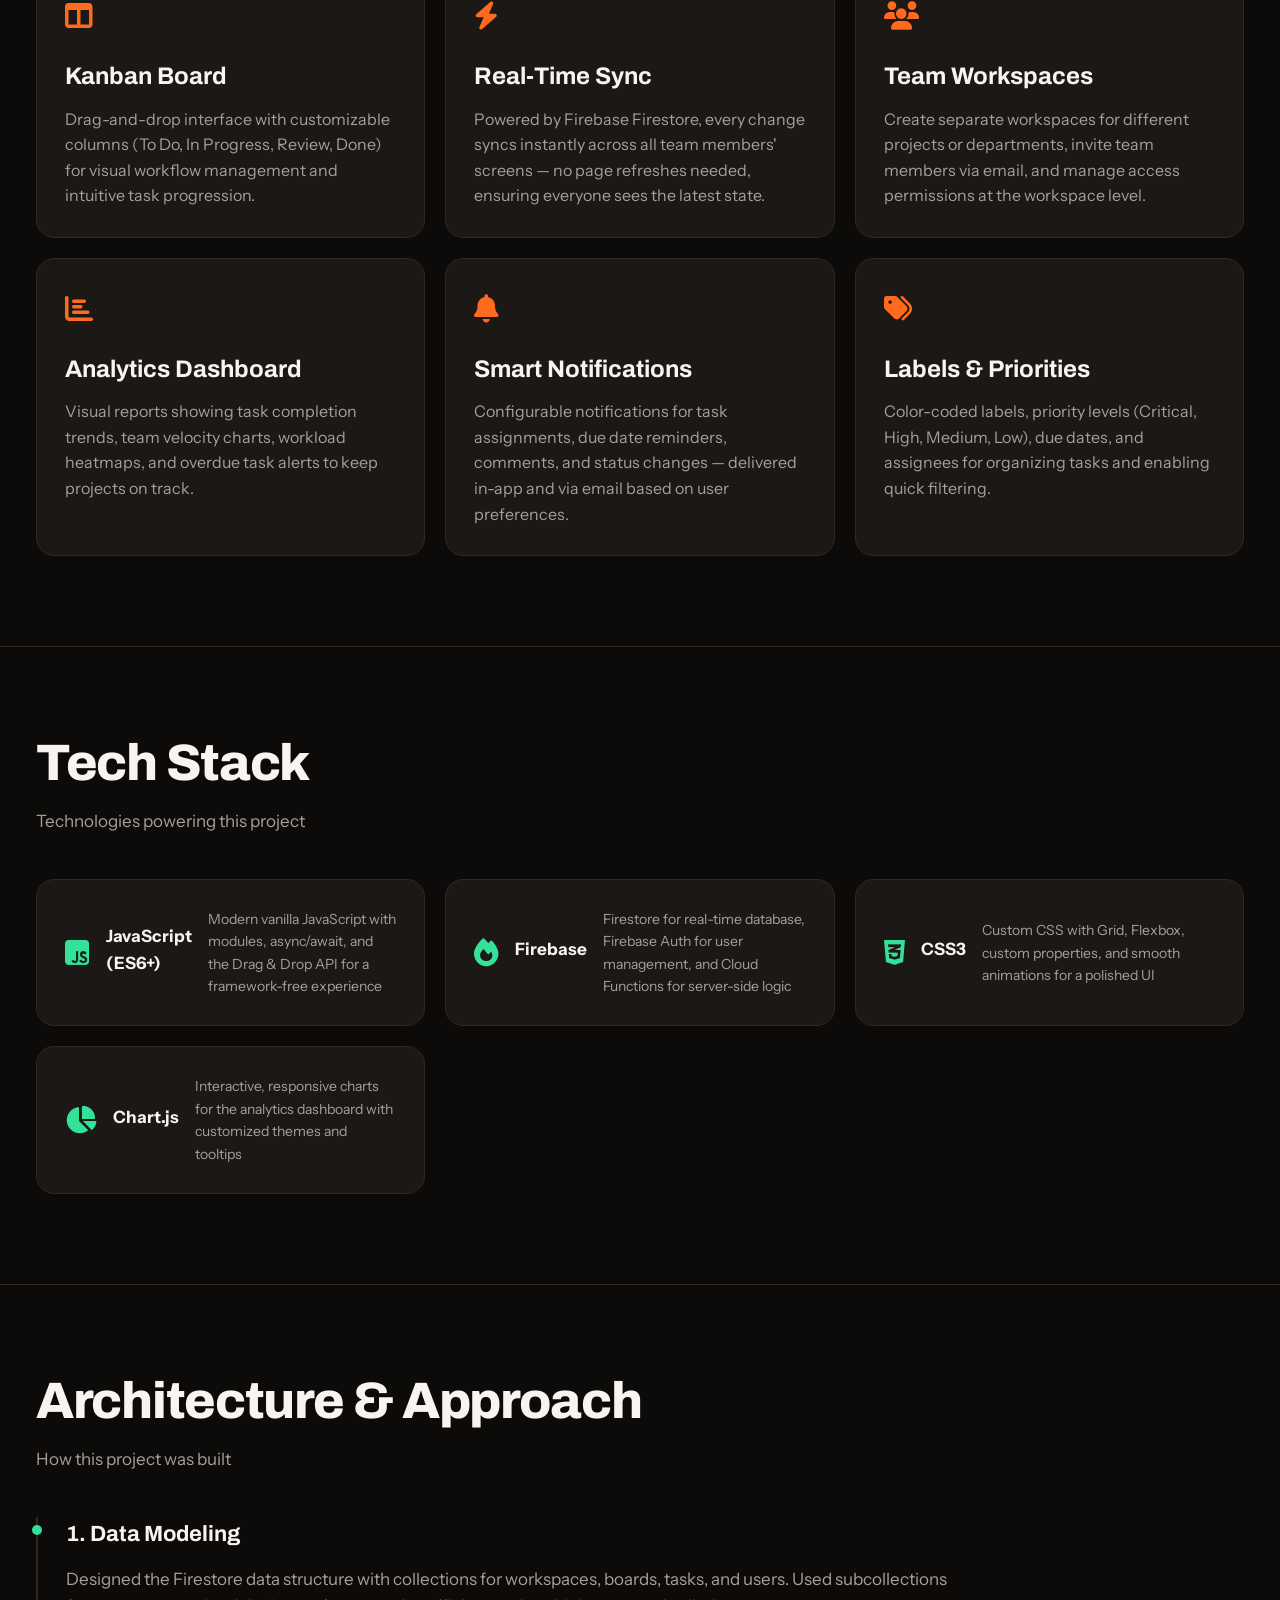
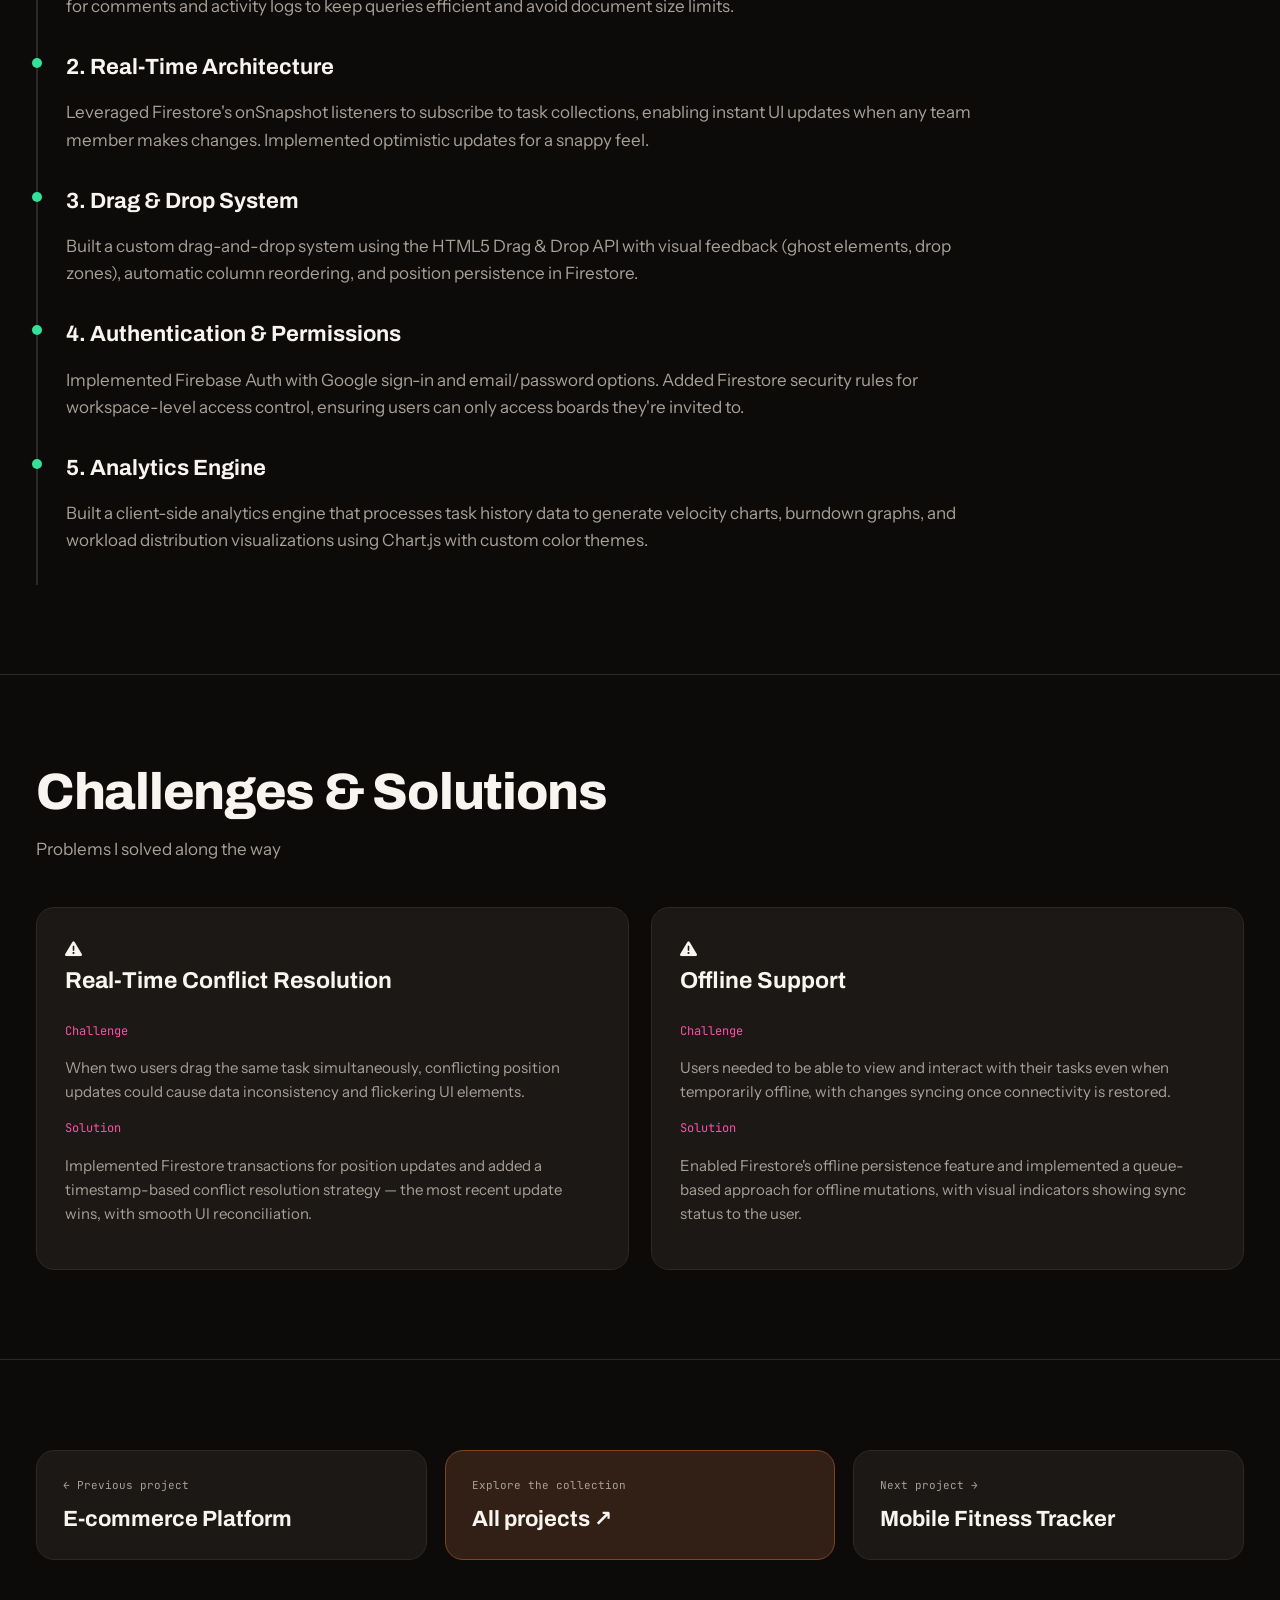
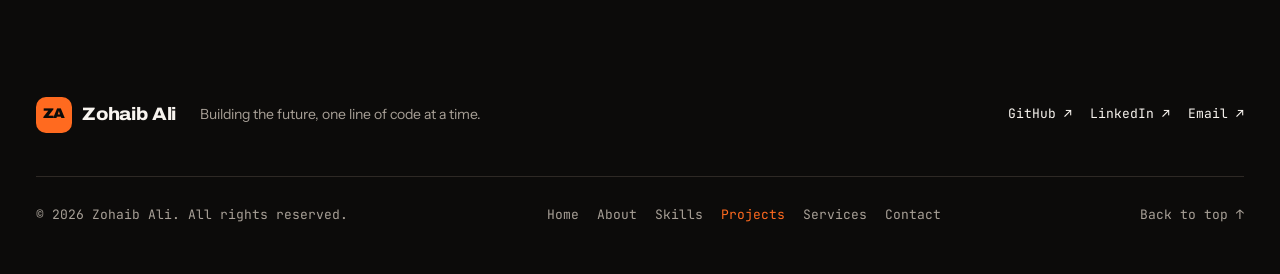
<file: project-taskmanager.html>
<!DOCTYPE html>

<html data-theme="dark" lang="en"><head><meta charset="utf-8"/><meta content="width=device-width, initial-scale=1, viewport-fit=cover" name="viewport"/><meta content="Task Management App - A collaborative task management application with real-time updates, built by Zohaib Ali using JavaScript, Firebase, and modern web technologies." name="description"/><meta content="#0C0B0A" name="theme-color"/><title>Task Management App | Zohaib Ali - Project Details</title><script>try{document.documentElement.dataset.theme=localStorage.getItem('portfolio-theme')||'dark'}catch(e){}</script><link href="https://fonts.googleapis.com" rel="preconnect"/><link crossorigin="" href="https://fonts.gstatic.com" rel="preconnect"/><link href="https://fonts.googleapis.com/css2?family=Archivo:wdth,wght@62..125,300..900&amp;family=Instrument+Sans:wght@400..700&amp;family=JetBrains+Mono:wght@400;500;700&amp;display=swap" rel="stylesheet"/><link href="https://cdnjs.cloudflare.com/ajax/libs/font-awesome/6.4.0/css/all.min.css" rel="stylesheet"/><link href="style.css?v=20261026-navigation2" rel="stylesheet"/><link href="favicon.svg" rel="icon" type="image/svg+xml"/></head><body><a class="skip-link" href="#top">Skip to content</a><div aria-hidden="true" class="aura"><div class="blob b1"></div><div class="blob b2"></div><div class="blob b3"></div></div><div class="cursor" hidden="" id="cursor"></div><header aria-label="Site header" class="nav" id="nav">
<div class="wrap nav-in">
<a aria-label="Zohaib Ali — Home" class="logo" href="index.html"><span class="mono-mark">ZA</span><span>Zohaib Ali</span></a>
<nav aria-label="Main navigation" class="desktop-navigation"><ul class="links"><li><a href="index.html">Home</a></li><li><a href="about.html">About</a></li><li><a href="skills.html">Skills</a></li><li><a aria-current="page" class="active" href="projects.html">Projects</a></li><li><a href="services.html">Services</a></li><li><a href="contact.html">Contact</a></li></ul></nav>
<div class="nav-actions">
<button aria-label="Switch theme" class="icon-btn" id="themeToggle" type="button">
<svg class="sun" fill="none" stroke="currentColor" stroke-linecap="round" stroke-width="2" viewBox="0 0 24 24"><circle cx="12" cy="12" r="4.5"></circle><path d="M12 2v2M12 20v2M4.9 4.9l1.4 1.4M17.7 17.7l1.4 1.4M2 12h2M20 12h2M4.9 19.1l1.4-1.4M17.7 6.3l1.4-1.4"></path></svg>
<svg class="moon" fill="none" stroke="currentColor" stroke-linecap="round" stroke-linejoin="round" stroke-width="2" viewBox="0 0 24 24"><path d="M20.5 14.5A8.5 8.5 0 0 1 9.5 3.5a8.5 8.5 0 1 0 11 11z"></path></svg>
</button>
<button aria-controls="mobileMenu" aria-expanded="false" aria-label="Open menu" class="icon-btn menu-btn" id="menuBtn" type="button">
<svg fill="none" stroke="currentColor" stroke-linecap="round" stroke-width="2" viewBox="0 0 24 24"><path d="M4 7h16M4 12h16M4 17h10"></path></svg>
</button>
<a class="btn btn-primary btn-sm hire magnetic" href="contact.html">Hire me</a>
</div>
</div>
<nav aria-label="Mobile navigation" class="mobile-menu" hidden="" id="mobileMenu">
<div class="wrap">
<ul><li><a href="index.html">Home</a></li><li><a href="about.html">About</a></li><li><a href="skills.html">Skills</a></li><li><a aria-current="page" class="active" href="projects.html">Projects</a></li><li><a href="services.html">Services</a></li><li><a href="contact.html">Contact</a></li></ul>
</div>
</nav>
<div class="progress" id="progress"></div>
</header><main class="detail-page" id="top"><section class="project-detail-hero">
<div class="container">
<div class="project-hero-content">
<div class="project-hero-text">
<nav aria-label="Breadcrumb" class="project-hero-breadcrumb">
<a href="index.html">Home</a>
<span aria-hidden="true" class="separator">/</span>
<a href="projects.html">Projects</a>
<span aria-hidden="true" class="separator">/</span>
<span aria-current="page" class="current">Task Management App</span>
</nav>
<h1>Task Management App</h1>
<p class="project-hero-tagline">
                        A collaborative task management application with real-time updates, team workspaces,
                        drag-and-drop Kanban boards, and a powerful analytics dashboard — designed to boost
                        team productivity and project visibility.
                    </p>
<div class="project-hero-meta">
<div class="project-meta-item">
<i aria-hidden="true" class="fas fa-calendar-alt"></i>
<span>2025</span>
</div>
<div class="project-meta-item">
<i aria-hidden="true" class="fas fa-clock"></i>
<span>2 Months</span>
</div>
<div class="project-meta-item">
<i aria-hidden="true" class="fas fa-user"></i>
<span>Full Stack Developer</span>
</div>
</div>
<div class="project-hero-tags">
<span class="tech-tag">JavaScript</span>
<span class="tech-tag">Firebase</span>
<span class="tech-tag">CSS3</span>
<span class="tech-tag">Firestore</span>
<span class="tech-tag">Drag &amp; Drop API</span>
</div>
</div>
<div class="project-hero-image">
<div class="project-hero-image-wrapper">
<img alt="Task Management App Screenshot" loading="lazy" src="project2.jpg"/>
</div>
<div class="project-hero-image-glow"></div>
</div>
</div>
</div>
</section><section class="project-overview">
<div class="container">
<div class="section-header">
<h2 class="section-title">Project Overview</h2>
<p class="section-subtitle">The vision behind this project</p>
</div>
<div class="project-overview-content">
<h3>Streamlining Team Collaboration</h3>
<p>
                    This task management application was built to solve a common pain point for small to mid-size
                    teams: keeping everyone aligned on project progress without the overhead of complex enterprise
                    tools. The focus was on simplicity, speed, and real-time collaboration.
                </p>
<p>
                    The app features a Kanban-style board with drag-and-drop functionality, allowing team members to
                    visually track tasks through customizable workflow stages. Firebase Firestore powers the real-time
                    data layer, meaning every change — whether it's a status update, new comment, or task
                    reassignment — reflects instantly across all connected clients.
                </p>
<p>
                    Beyond task tracking, the app includes a built-in analytics dashboard that provides insights into
                    team velocity, task completion rates, and workload distribution. This helps managers identify
                    bottlenecks early and make data-driven decisions about resource allocation.
                </p>
</div>
</div>
</section><section class="project-features">
<div class="container">
<div class="section-header">
<h2 class="section-title">Key Features</h2>
<p class="section-subtitle">What makes this app powerful</p>
</div>
<div class="features-grid">
<div class="feature-card">
<div class="feature-card-icon">
<i aria-hidden="true" class="fas fa-columns"></i>
</div>
<h4>Kanban Board</h4>
<p>Drag-and-drop interface with customizable columns (To Do, In Progress, Review, Done) for
                        visual workflow management and intuitive task progression.</p>
</div>
<div class="feature-card">
<div class="feature-card-icon">
<i aria-hidden="true" class="fas fa-bolt"></i>
</div>
<h4>Real-Time Sync</h4>
<p>Powered by Firebase Firestore, every change syncs instantly across all team members' screens
                        — no page refreshes needed, ensuring everyone sees the latest state.</p>
</div>
<div class="feature-card">
<div class="feature-card-icon">
<i aria-hidden="true" class="fas fa-users"></i>
</div>
<h4>Team Workspaces</h4>
<p>Create separate workspaces for different projects or departments, invite team members via
                        email, and manage access permissions at the workspace level.</p>
</div>
<div class="feature-card">
<div class="feature-card-icon">
<i aria-hidden="true" class="fas fa-chart-bar"></i>
</div>
<h4>Analytics Dashboard</h4>
<p>Visual reports showing task completion trends, team velocity charts, workload heatmaps, and
                        overdue task alerts to keep projects on track.</p>
</div>
<div class="feature-card">
<div class="feature-card-icon">
<i aria-hidden="true" class="fas fa-bell"></i>
</div>
<h4>Smart Notifications</h4>
<p>Configurable notifications for task assignments, due date reminders, comments, and status
                        changes — delivered in-app and via email based on user preferences.</p>
</div>
<div class="feature-card">
<div class="feature-card-icon">
<i aria-hidden="true" class="fas fa-tags"></i>
</div>
<h4>Labels &amp; Priorities</h4>
<p>Color-coded labels, priority levels (Critical, High, Medium, Low), due dates, and assignees
                        for organizing tasks and enabling quick filtering.</p>
</div>
</div>
</div>
</section><section class="project-tech-stack">
<div class="container">
<div class="section-header">
<h2 class="section-title">Tech Stack</h2>
<p class="section-subtitle">Technologies powering this project</p>
</div>
<div class="tech-stack-grid">
<div class="tech-stack-item">
<i aria-hidden="true" class="fab fa-js-square"></i>
<h4>JavaScript (ES6+)</h4>
<p>Modern vanilla JavaScript with modules, async/await, and the Drag &amp; Drop API for a framework-free experience</p>
</div>
<div class="tech-stack-item">
<i aria-hidden="true" class="fas fa-fire"></i>
<h4>Firebase</h4>
<p>Firestore for real-time database, Firebase Auth for user management, and Cloud Functions for server-side logic</p>
</div>
<div class="tech-stack-item">
<i aria-hidden="true" class="fab fa-css3-alt"></i>
<h4>CSS3</h4>
<p>Custom CSS with Grid, Flexbox, custom properties, and smooth animations for a polished UI</p>
</div>
<div class="tech-stack-item">
<i aria-hidden="true" class="fas fa-chart-pie"></i>
<h4>Chart.js</h4>
<p>Interactive, responsive charts for the analytics dashboard with customized themes and tooltips</p>
</div>
</div>
</div>
</section><section class="project-architecture">
<div class="container">
<div class="section-header">
<h2 class="section-title">Architecture &amp; Approach</h2>
<p class="section-subtitle">How this project was built</p>
</div>
<div class="architecture-content">
<div class="architecture-steps">
<div class="architecture-step">
<h4>1. Data Modeling</h4>
<p>Designed the Firestore data structure with collections for workspaces, boards, tasks,
                            and users. Used subcollections for comments and activity logs to keep queries efficient
                            and avoid document size limits.</p>
</div>
<div class="architecture-step">
<h4>2. Real-Time Architecture</h4>
<p>Leveraged Firestore's onSnapshot listeners to subscribe to task collections, enabling
                            instant UI updates when any team member makes changes. Implemented optimistic updates
                            for a snappy feel.</p>
</div>
<div class="architecture-step">
<h4>3. Drag &amp; Drop System</h4>
<p>Built a custom drag-and-drop system using the HTML5 Drag &amp; Drop API with visual
                            feedback (ghost elements, drop zones), automatic column reordering, and position
                            persistence in Firestore.</p>
</div>
<div class="architecture-step">
<h4>4. Authentication &amp; Permissions</h4>
<p>Implemented Firebase Auth with Google sign-in and email/password options. Added Firestore
                            security rules for workspace-level access control, ensuring users can only access
                            boards they're invited to.</p>
</div>
<div class="architecture-step">
<h4>5. Analytics Engine</h4>
<p>Built a client-side analytics engine that processes task history data to generate
                            velocity charts, burndown graphs, and workload distribution visualizations using
                            Chart.js with custom color themes.</p>
</div>
</div>
</div>
</div>
</section><section class="project-challenges">
<div class="container">
<div class="section-header">
<h2 class="section-title">Challenges &amp; Solutions</h2>
<p class="section-subtitle">Problems I solved along the way</p>
</div>
<div class="challenges-grid">
<div class="challenge-card">
<div class="challenge-header">
<i aria-hidden="true" class="fas fa-exclamation-triangle"></i>
<h4>Real-Time Conflict Resolution</h4>
</div>
<div class="challenge-body">
<div class="challenge-label problem">Challenge</div>
<p>When two users drag the same task simultaneously, conflicting position updates could
                            cause data inconsistency and flickering UI elements.</p>
<div class="challenge-label solution">Solution</div>
<p>Implemented Firestore transactions for position updates and added a timestamp-based
                            conflict resolution strategy — the most recent update wins, with smooth UI reconciliation.</p>
</div>
</div>
<div class="challenge-card">
<div class="challenge-header">
<i aria-hidden="true" class="fas fa-exclamation-triangle"></i>
<h4>Offline Support</h4>
</div>
<div class="challenge-body">
<div class="challenge-label problem">Challenge</div>
<p>Users needed to be able to view and interact with their tasks even when temporarily
                            offline, with changes syncing once connectivity is restored.</p>
<div class="challenge-label solution">Solution</div>
<p>Enabled Firestore's offline persistence feature and implemented a queue-based approach
                            for offline mutations, with visual indicators showing sync status to the user.</p>
</div>
</div>
</div>
</div>
</section><section class="project-nav">
<div class="container">
<nav aria-label="Project navigation" class="project-nav-content case-study-navigation"><a class="project-nav-btn" href="project-ecommerce.html" rel="prev"><span class="pager-direction">← Previous project</span><strong>E-commerce Platform</strong></a><a class="project-nav-btn pager-all" href="projects.html"><span class="pager-direction">Explore the collection</span><strong>All projects ↗</strong></a><a class="project-nav-btn" href="project-fitness.html" rel="next"><span class="pager-direction">Next project →</span><strong>Mobile Fitness Tracker</strong></a></nav>
</div>
</section></main><footer><div class="wrap"><div class="footer-top"><a class="logo" href="index.html"><span class="mono-mark">ZA</span>Zohaib Ali</a><p>Building the future, one line of code at a time.</p><div class="footer-socials"><a href="https://github.com/ZohaibAli-dev/" rel="noopener noreferrer" target="_blank">GitHub ↗</a><a href="https://www.linkedin.com/in/zohaibali-dev/" rel="noopener noreferrer" target="_blank">LinkedIn ↗</a><a href="mailto:iamzohaibali@gmail.com">Email ↗</a></div></div><div class="foot"><span>© 2026 Zohaib Ali. All rights reserved.</span><nav aria-label="More about Zohaib" class="footer-pages"><a href="index.html">Home</a><a href="about.html">About</a><a href="skills.html">Skills</a><a aria-current="page" href="projects.html">Projects</a><a href="services.html">Services</a><a href="contact.html">Contact</a></nav><a href="#top">Back to top ↑</a></div></div></footer><script defer="" src="script.js?v=20261026-navigation"></script></body></html>
</file>
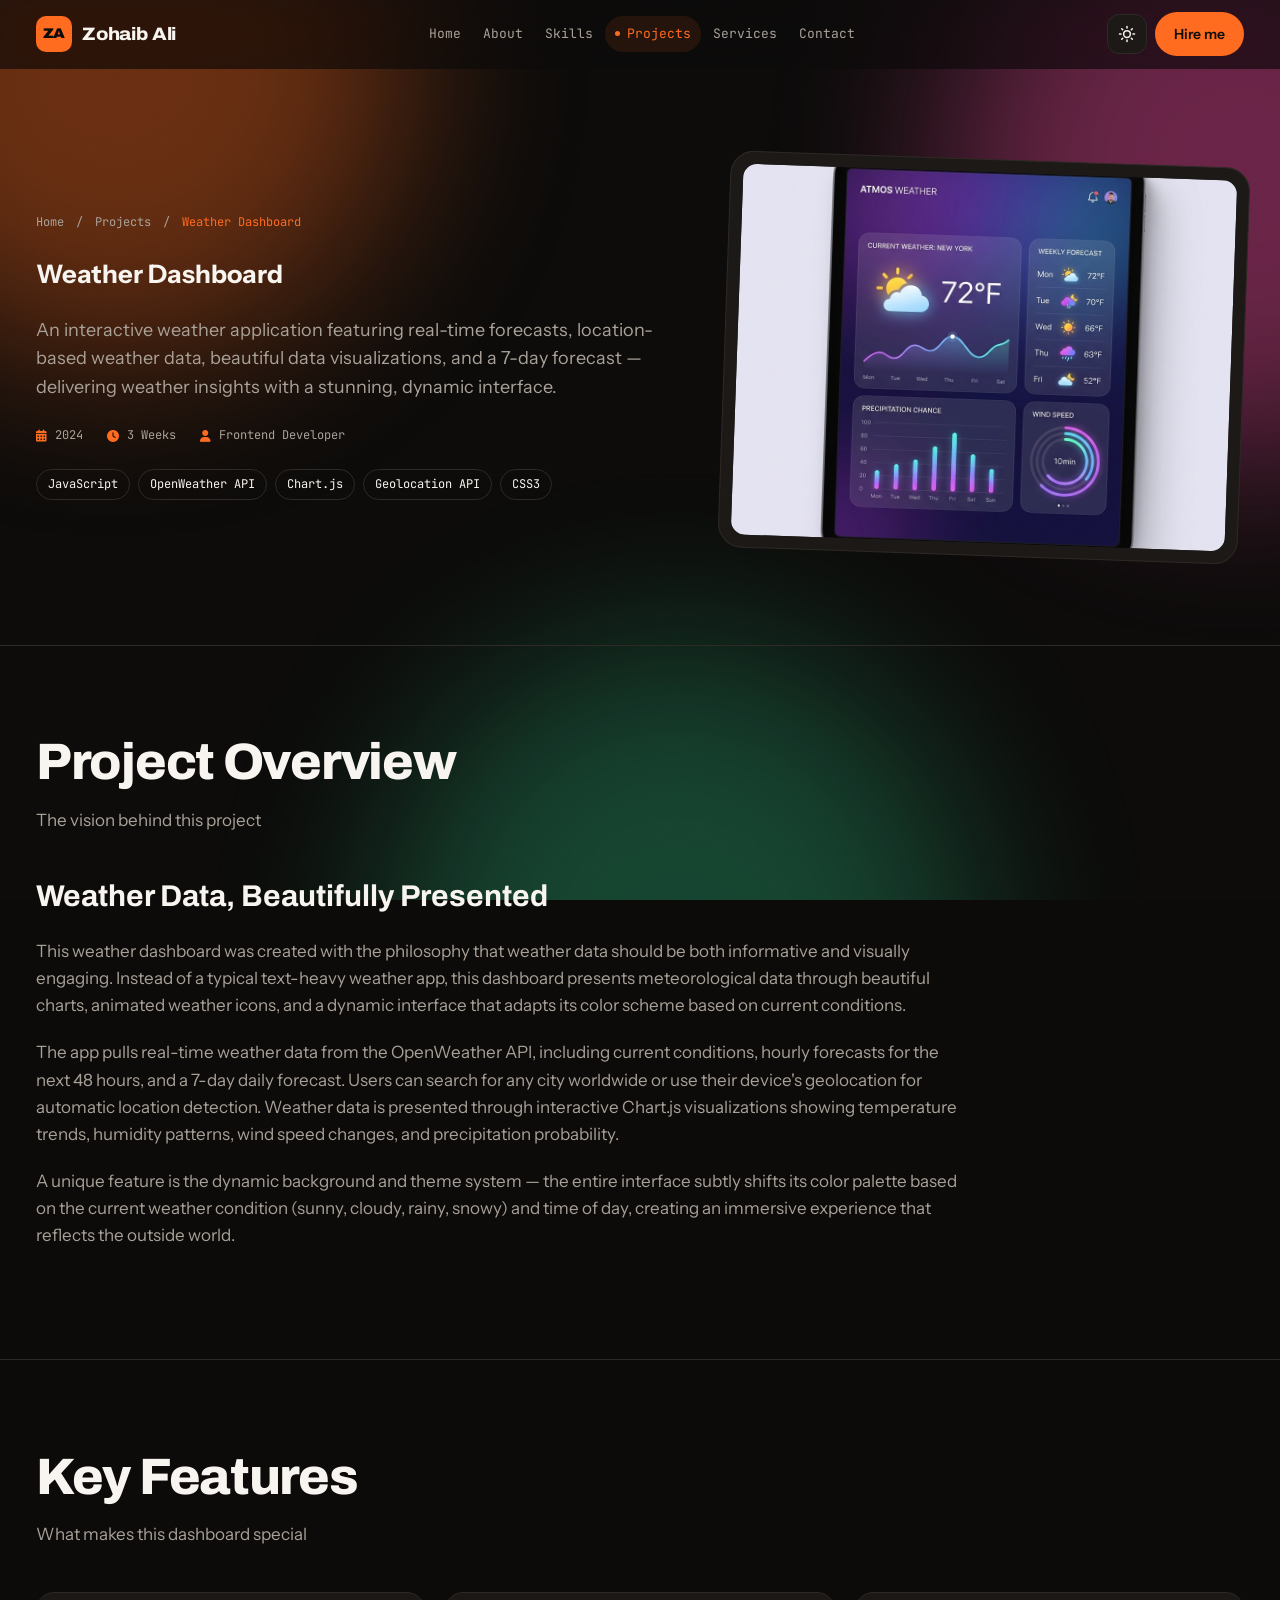
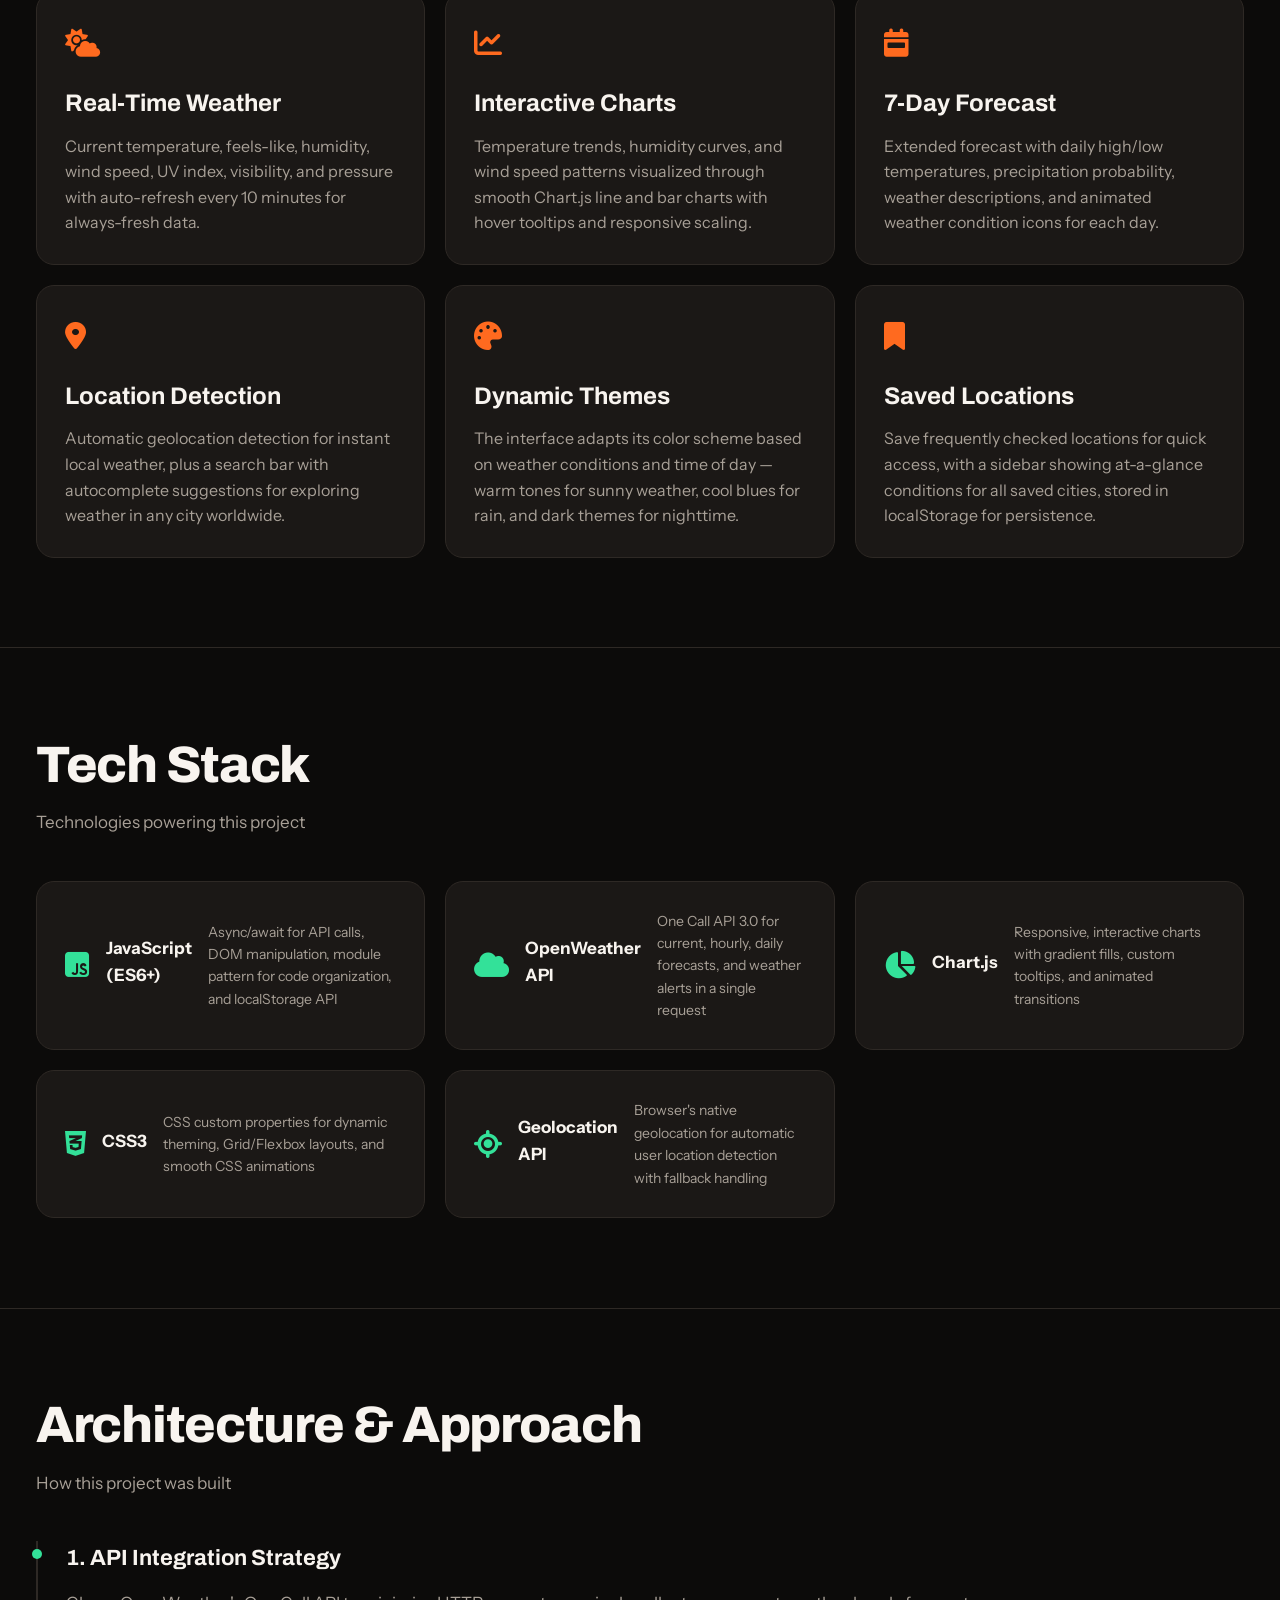
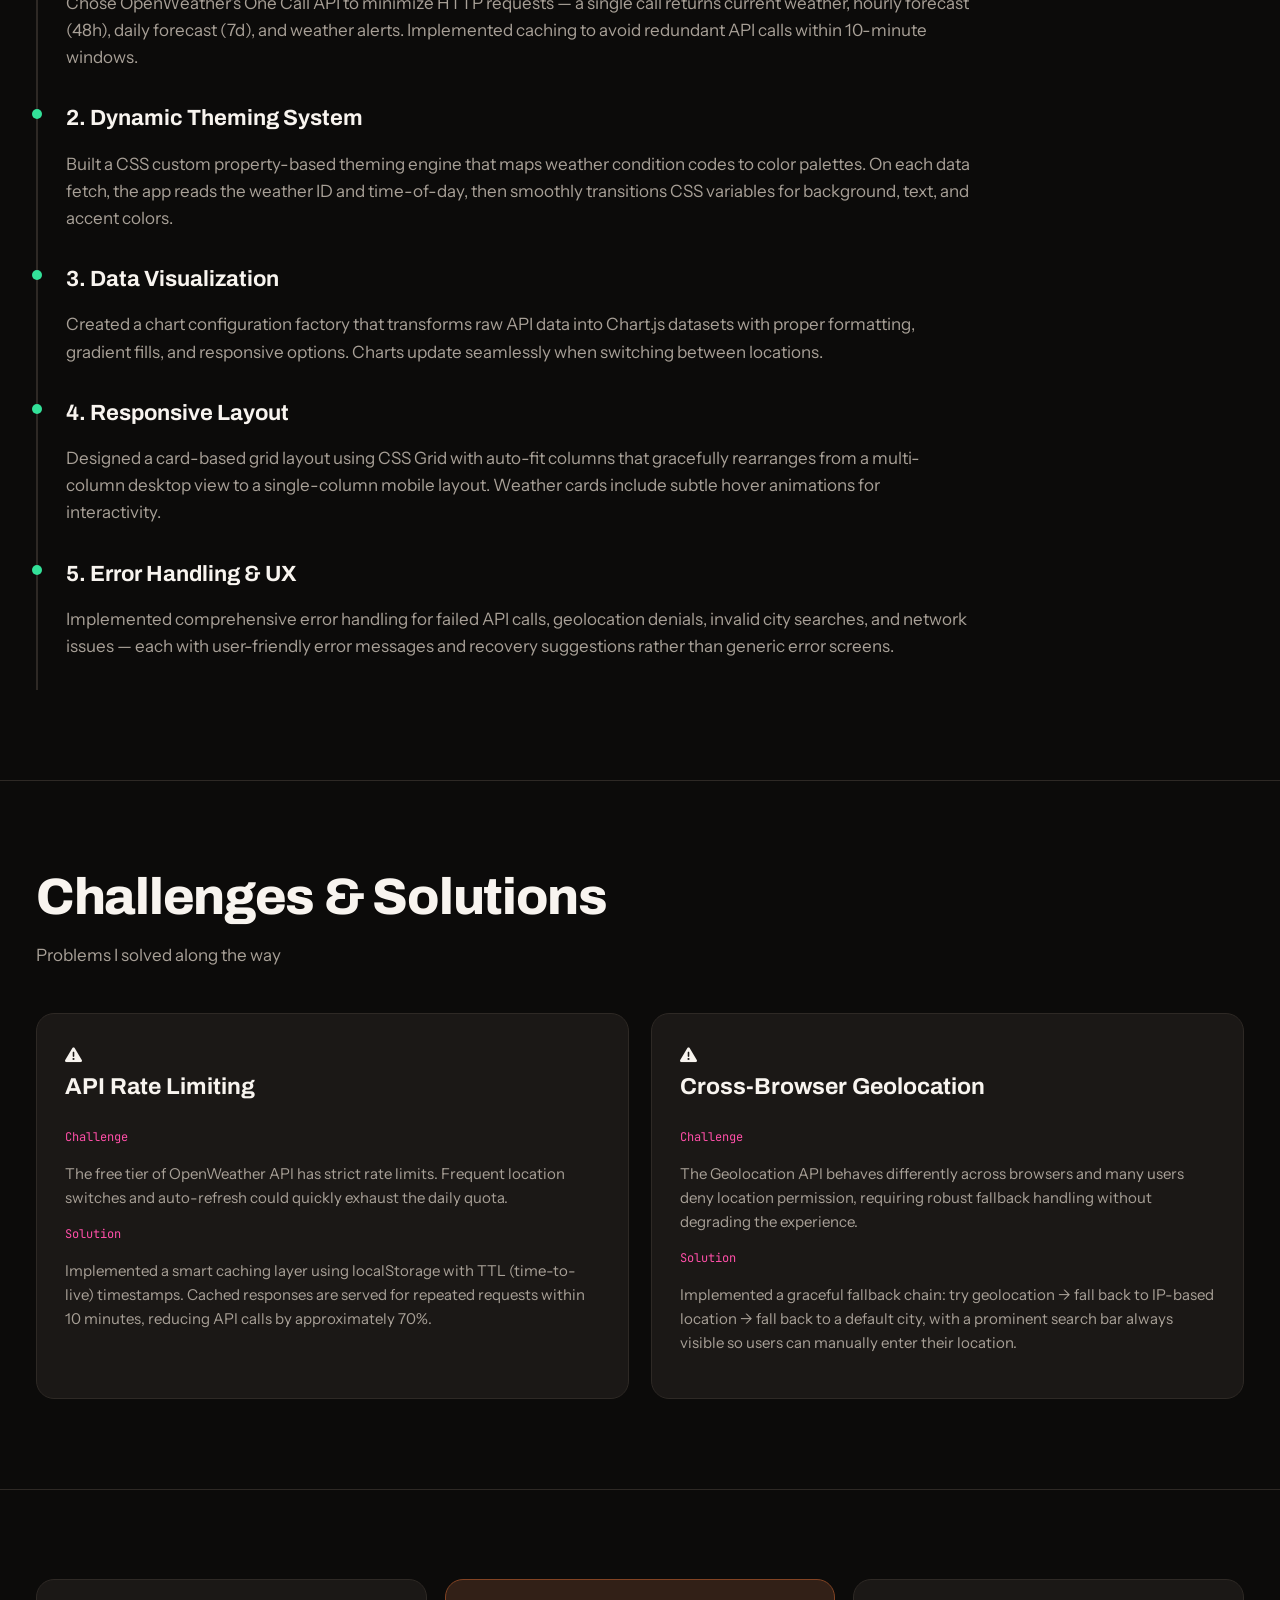
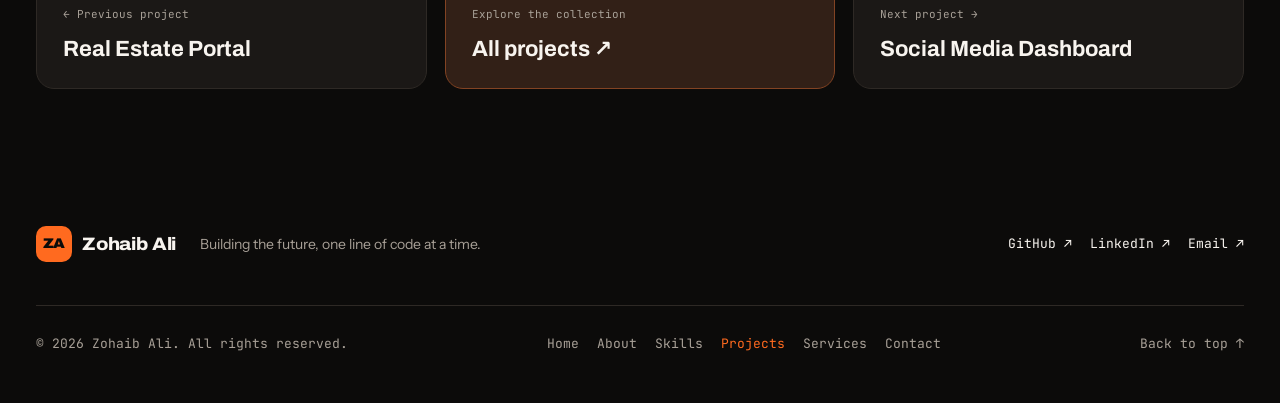
<file: project-weather.html>
<!DOCTYPE html>

<html data-theme="dark" lang="en"><head><meta charset="utf-8"/><meta content="width=device-width, initial-scale=1, viewport-fit=cover" name="viewport"/><meta content="Weather Dashboard - An interactive weather application with forecasts and data visualizations, built by Zohaib Ali using JavaScript, Weather API, and Chart.js." name="description"/><meta content="#0C0B0A" name="theme-color"/><title>Weather Dashboard | Zohaib Ali - Project Details</title><script>try{document.documentElement.dataset.theme=localStorage.getItem('portfolio-theme')||'dark'}catch(e){}</script><link href="https://fonts.googleapis.com" rel="preconnect"/><link crossorigin="" href="https://fonts.gstatic.com" rel="preconnect"/><link href="https://fonts.googleapis.com/css2?family=Archivo:wdth,wght@62..125,300..900&amp;family=Instrument+Sans:wght@400..700&amp;family=JetBrains+Mono:wght@400;500;700&amp;display=swap" rel="stylesheet"/><link href="https://cdnjs.cloudflare.com/ajax/libs/font-awesome/6.4.0/css/all.min.css" rel="stylesheet"/><link href="style.css?v=20261026-navigation2" rel="stylesheet"/><link href="favicon.svg" rel="icon" type="image/svg+xml"/></head><body><a class="skip-link" href="#top">Skip to content</a><div aria-hidden="true" class="aura"><div class="blob b1"></div><div class="blob b2"></div><div class="blob b3"></div></div><div class="cursor" hidden="" id="cursor"></div><header aria-label="Site header" class="nav" id="nav">
<div class="wrap nav-in">
<a aria-label="Zohaib Ali — Home" class="logo" href="index.html"><span class="mono-mark">ZA</span><span>Zohaib Ali</span></a>
<nav aria-label="Main navigation" class="desktop-navigation"><ul class="links"><li><a href="index.html">Home</a></li><li><a href="about.html">About</a></li><li><a href="skills.html">Skills</a></li><li><a aria-current="page" class="active" href="projects.html">Projects</a></li><li><a href="services.html">Services</a></li><li><a href="contact.html">Contact</a></li></ul></nav>
<div class="nav-actions">
<button aria-label="Switch theme" class="icon-btn" id="themeToggle" type="button">
<svg class="sun" fill="none" stroke="currentColor" stroke-linecap="round" stroke-width="2" viewBox="0 0 24 24"><circle cx="12" cy="12" r="4.5"></circle><path d="M12 2v2M12 20v2M4.9 4.9l1.4 1.4M17.7 17.7l1.4 1.4M2 12h2M20 12h2M4.9 19.1l1.4-1.4M17.7 6.3l1.4-1.4"></path></svg>
<svg class="moon" fill="none" stroke="currentColor" stroke-linecap="round" stroke-linejoin="round" stroke-width="2" viewBox="0 0 24 24"><path d="M20.5 14.5A8.5 8.5 0 0 1 9.5 3.5a8.5 8.5 0 1 0 11 11z"></path></svg>
</button>
<button aria-controls="mobileMenu" aria-expanded="false" aria-label="Open menu" class="icon-btn menu-btn" id="menuBtn" type="button">
<svg fill="none" stroke="currentColor" stroke-linecap="round" stroke-width="2" viewBox="0 0 24 24"><path d="M4 7h16M4 12h16M4 17h10"></path></svg>
</button>
<a class="btn btn-primary btn-sm hire magnetic" href="contact.html">Hire me</a>
</div>
</div>
<nav aria-label="Mobile navigation" class="mobile-menu" hidden="" id="mobileMenu">
<div class="wrap">
<ul><li><a href="index.html">Home</a></li><li><a href="about.html">About</a></li><li><a href="skills.html">Skills</a></li><li><a aria-current="page" class="active" href="projects.html">Projects</a></li><li><a href="services.html">Services</a></li><li><a href="contact.html">Contact</a></li></ul>
</div>
</nav>
<div class="progress" id="progress"></div>
</header><main class="detail-page" id="top"><section class="project-detail-hero">
<div class="container">
<div class="project-hero-content">
<div class="project-hero-text">
<nav aria-label="Breadcrumb" class="project-hero-breadcrumb">
<a href="index.html">Home</a>
<span aria-hidden="true" class="separator">/</span>
<a href="projects.html">Projects</a>
<span aria-hidden="true" class="separator">/</span>
<span aria-current="page" class="current">Weather Dashboard</span>
</nav>
<h1>Weather Dashboard</h1>
<p class="project-hero-tagline">
                        An interactive weather application featuring real-time forecasts, location-based weather
                        data, beautiful data visualizations, and a 7-day forecast — delivering weather insights
                        with a stunning, dynamic interface.
                    </p>
<div class="project-hero-meta">
<div class="project-meta-item">
<i aria-hidden="true" class="fas fa-calendar-alt"></i>
<span>2024</span>
</div>
<div class="project-meta-item">
<i aria-hidden="true" class="fas fa-clock"></i>
<span>3 Weeks</span>
</div>
<div class="project-meta-item">
<i aria-hidden="true" class="fas fa-user"></i>
<span>Frontend Developer</span>
</div>
</div>
<div class="project-hero-tags">
<span class="tech-tag">JavaScript</span>
<span class="tech-tag">OpenWeather API</span>
<span class="tech-tag">Chart.js</span>
<span class="tech-tag">Geolocation API</span>
<span class="tech-tag">CSS3</span>
</div>
</div>
<div class="project-hero-image">
<div class="project-hero-image-wrapper">
<img alt="Weather Dashboard Screenshot" loading="lazy" src="project5.jpg"/>
</div>
<div class="project-hero-image-glow"></div>
</div>
</div>
</div>
</section><section class="project-overview">
<div class="container">
<div class="section-header">
<h2 class="section-title">Project Overview</h2>
<p class="section-subtitle">The vision behind this project</p>
</div>
<div class="project-overview-content">
<h3>Weather Data, Beautifully Presented</h3>
<p>
                    This weather dashboard was created with the philosophy that weather data should be both
                    informative and visually engaging. Instead of a typical text-heavy weather app, this
                    dashboard presents meteorological data through beautiful charts, animated weather icons,
                    and a dynamic interface that adapts its color scheme based on current conditions.
                </p>
<p>
                    The app pulls real-time weather data from the OpenWeather API, including current conditions,
                    hourly forecasts for the next 48 hours, and a 7-day daily forecast. Users can search for
                    any city worldwide or use their device's geolocation for automatic location detection.
                    Weather data is presented through interactive Chart.js visualizations showing temperature
                    trends, humidity patterns, wind speed changes, and precipitation probability.
                </p>
<p>
                    A unique feature is the dynamic background and theme system — the entire interface subtly
                    shifts its color palette based on the current weather condition (sunny, cloudy, rainy, snowy)
                    and time of day, creating an immersive experience that reflects the outside world.
                </p>
</div>
</div>
</section><section class="project-features">
<div class="container">
<div class="section-header">
<h2 class="section-title">Key Features</h2>
<p class="section-subtitle">What makes this dashboard special</p>
</div>
<div class="features-grid">
<div class="feature-card">
<div class="feature-card-icon">
<i aria-hidden="true" class="fas fa-cloud-sun"></i>
</div>
<h4>Real-Time Weather</h4>
<p>Current temperature, feels-like, humidity, wind speed, UV index, visibility, and pressure
                        with auto-refresh every 10 minutes for always-fresh data.</p>
</div>
<div class="feature-card">
<div class="feature-card-icon">
<i aria-hidden="true" class="fas fa-chart-line"></i>
</div>
<h4>Interactive Charts</h4>
<p>Temperature trends, humidity curves, and wind speed patterns visualized through smooth
                        Chart.js line and bar charts with hover tooltips and responsive scaling.</p>
</div>
<div class="feature-card">
<div class="feature-card-icon">
<i aria-hidden="true" class="fas fa-calendar-week"></i>
</div>
<h4>7-Day Forecast</h4>
<p>Extended forecast with daily high/low temperatures, precipitation probability, weather
                        descriptions, and animated weather condition icons for each day.</p>
</div>
<div class="feature-card">
<div class="feature-card-icon">
<i aria-hidden="true" class="fas fa-location-dot"></i>
</div>
<h4>Location Detection</h4>
<p>Automatic geolocation detection for instant local weather, plus a search bar with
                        autocomplete suggestions for exploring weather in any city worldwide.</p>
</div>
<div class="feature-card">
<div class="feature-card-icon">
<i aria-hidden="true" class="fas fa-palette"></i>
</div>
<h4>Dynamic Themes</h4>
<p>The interface adapts its color scheme based on weather conditions and time of day —
                        warm tones for sunny weather, cool blues for rain, and dark themes for nighttime.</p>
</div>
<div class="feature-card">
<div class="feature-card-icon">
<i aria-hidden="true" class="fas fa-bookmark"></i>
</div>
<h4>Saved Locations</h4>
<p>Save frequently checked locations for quick access, with a sidebar showing at-a-glance
                        conditions for all saved cities, stored in localStorage for persistence.</p>
</div>
</div>
</div>
</section><section class="project-tech-stack">
<div class="container">
<div class="section-header">
<h2 class="section-title">Tech Stack</h2>
<p class="section-subtitle">Technologies powering this project</p>
</div>
<div class="tech-stack-grid">
<div class="tech-stack-item">
<i aria-hidden="true" class="fab fa-js-square"></i>
<h4>JavaScript (ES6+)</h4>
<p>Async/await for API calls, DOM manipulation, module pattern for code organization, and localStorage API</p>
</div>
<div class="tech-stack-item">
<i aria-hidden="true" class="fas fa-cloud"></i>
<h4>OpenWeather API</h4>
<p>One Call API 3.0 for current, hourly, daily forecasts, and weather alerts in a single request</p>
</div>
<div class="tech-stack-item">
<i aria-hidden="true" class="fas fa-chart-pie"></i>
<h4>Chart.js</h4>
<p>Responsive, interactive charts with gradient fills, custom tooltips, and animated transitions</p>
</div>
<div class="tech-stack-item">
<i aria-hidden="true" class="fab fa-css3-alt"></i>
<h4>CSS3</h4>
<p>CSS custom properties for dynamic theming, Grid/Flexbox layouts, and smooth CSS animations</p>
</div>
<div class="tech-stack-item">
<i aria-hidden="true" class="fas fa-location-crosshairs"></i>
<h4>Geolocation API</h4>
<p>Browser's native geolocation for automatic user location detection with fallback handling</p>
</div>
</div>
</div>
</section><section class="project-architecture">
<div class="container">
<div class="section-header">
<h2 class="section-title">Architecture &amp; Approach</h2>
<p class="section-subtitle">How this project was built</p>
</div>
<div class="architecture-content">
<div class="architecture-steps">
<div class="architecture-step">
<h4>1. API Integration Strategy</h4>
<p>Chose OpenWeather's One Call API to minimize HTTP requests — a single call returns
                            current weather, hourly forecast (48h), daily forecast (7d), and weather alerts.
                            Implemented caching to avoid redundant API calls within 10-minute windows.</p>
</div>
<div class="architecture-step">
<h4>2. Dynamic Theming System</h4>
<p>Built a CSS custom property-based theming engine that maps weather condition codes
                            to color palettes. On each data fetch, the app reads the weather ID and
                            time-of-day, then smoothly transitions CSS variables for background, text, and
                            accent colors.</p>
</div>
<div class="architecture-step">
<h4>3. Data Visualization</h4>
<p>Created a chart configuration factory that transforms raw API data into Chart.js
                            datasets with proper formatting, gradient fills, and responsive options. Charts
                            update seamlessly when switching between locations.</p>
</div>
<div class="architecture-step">
<h4>4. Responsive Layout</h4>
<p>Designed a card-based grid layout using CSS Grid with auto-fit columns that
                            gracefully rearranges from a multi-column desktop view to a single-column mobile
                            layout. Weather cards include subtle hover animations for interactivity.</p>
</div>
<div class="architecture-step">
<h4>5. Error Handling &amp; UX</h4>
<p>Implemented comprehensive error handling for failed API calls, geolocation denials,
                            invalid city searches, and network issues — each with user-friendly error messages
                            and recovery suggestions rather than generic error screens.</p>
</div>
</div>
</div>
</div>
</section><section class="project-challenges">
<div class="container">
<div class="section-header">
<h2 class="section-title">Challenges &amp; Solutions</h2>
<p class="section-subtitle">Problems I solved along the way</p>
</div>
<div class="challenges-grid">
<div class="challenge-card">
<div class="challenge-header">
<i aria-hidden="true" class="fas fa-exclamation-triangle"></i>
<h4>API Rate Limiting</h4>
</div>
<div class="challenge-body">
<div class="challenge-label problem">Challenge</div>
<p>The free tier of OpenWeather API has strict rate limits. Frequent location switches
                            and auto-refresh could quickly exhaust the daily quota.</p>
<div class="challenge-label solution">Solution</div>
<p>Implemented a smart caching layer using localStorage with TTL (time-to-live)
                            timestamps. Cached responses are served for repeated requests within 10 minutes,
                            reducing API calls by approximately 70%.</p>
</div>
</div>
<div class="challenge-card">
<div class="challenge-header">
<i aria-hidden="true" class="fas fa-exclamation-triangle"></i>
<h4>Cross-Browser Geolocation</h4>
</div>
<div class="challenge-body">
<div class="challenge-label problem">Challenge</div>
<p>The Geolocation API behaves differently across browsers and many users deny location
                            permission, requiring robust fallback handling without degrading the experience.</p>
<div class="challenge-label solution">Solution</div>
<p>Implemented a graceful fallback chain: try geolocation → fall back to IP-based
                            location → fall back to a default city, with a prominent search bar always visible
                            so users can manually enter their location.</p>
</div>
</div>
</div>
</div>
</section><section class="project-nav">
<div class="container">
<nav aria-label="Project navigation" class="project-nav-content case-study-navigation"><a class="project-nav-btn" href="project-realestate.html" rel="prev"><span class="pager-direction">← Previous project</span><strong>Real Estate Portal</strong></a><a class="project-nav-btn pager-all" href="projects.html"><span class="pager-direction">Explore the collection</span><strong>All projects ↗</strong></a><a class="project-nav-btn" href="project-socialmedia.html" rel="next"><span class="pager-direction">Next project →</span><strong>Social Media Dashboard</strong></a></nav>
</div>
</section></main><footer><div class="wrap"><div class="footer-top"><a class="logo" href="index.html"><span class="mono-mark">ZA</span>Zohaib Ali</a><p>Building the future, one line of code at a time.</p><div class="footer-socials"><a href="https://github.com/ZohaibAli-dev/" rel="noopener noreferrer" target="_blank">GitHub ↗</a><a href="https://www.linkedin.com/in/zohaibali-dev/" rel="noopener noreferrer" target="_blank">LinkedIn ↗</a><a href="mailto:iamzohaibali@gmail.com">Email ↗</a></div></div><div class="foot"><span>© 2026 Zohaib Ali. All rights reserved.</span><nav aria-label="More about Zohaib" class="footer-pages"><a href="index.html">Home</a><a href="about.html">About</a><a href="skills.html">Skills</a><a aria-current="page" href="projects.html">Projects</a><a href="services.html">Services</a><a href="contact.html">Contact</a></nav><a href="#top">Back to top ↑</a></div></div></footer><script defer="" src="script.js?v=20261026-navigation"></script></body></html>
</file>
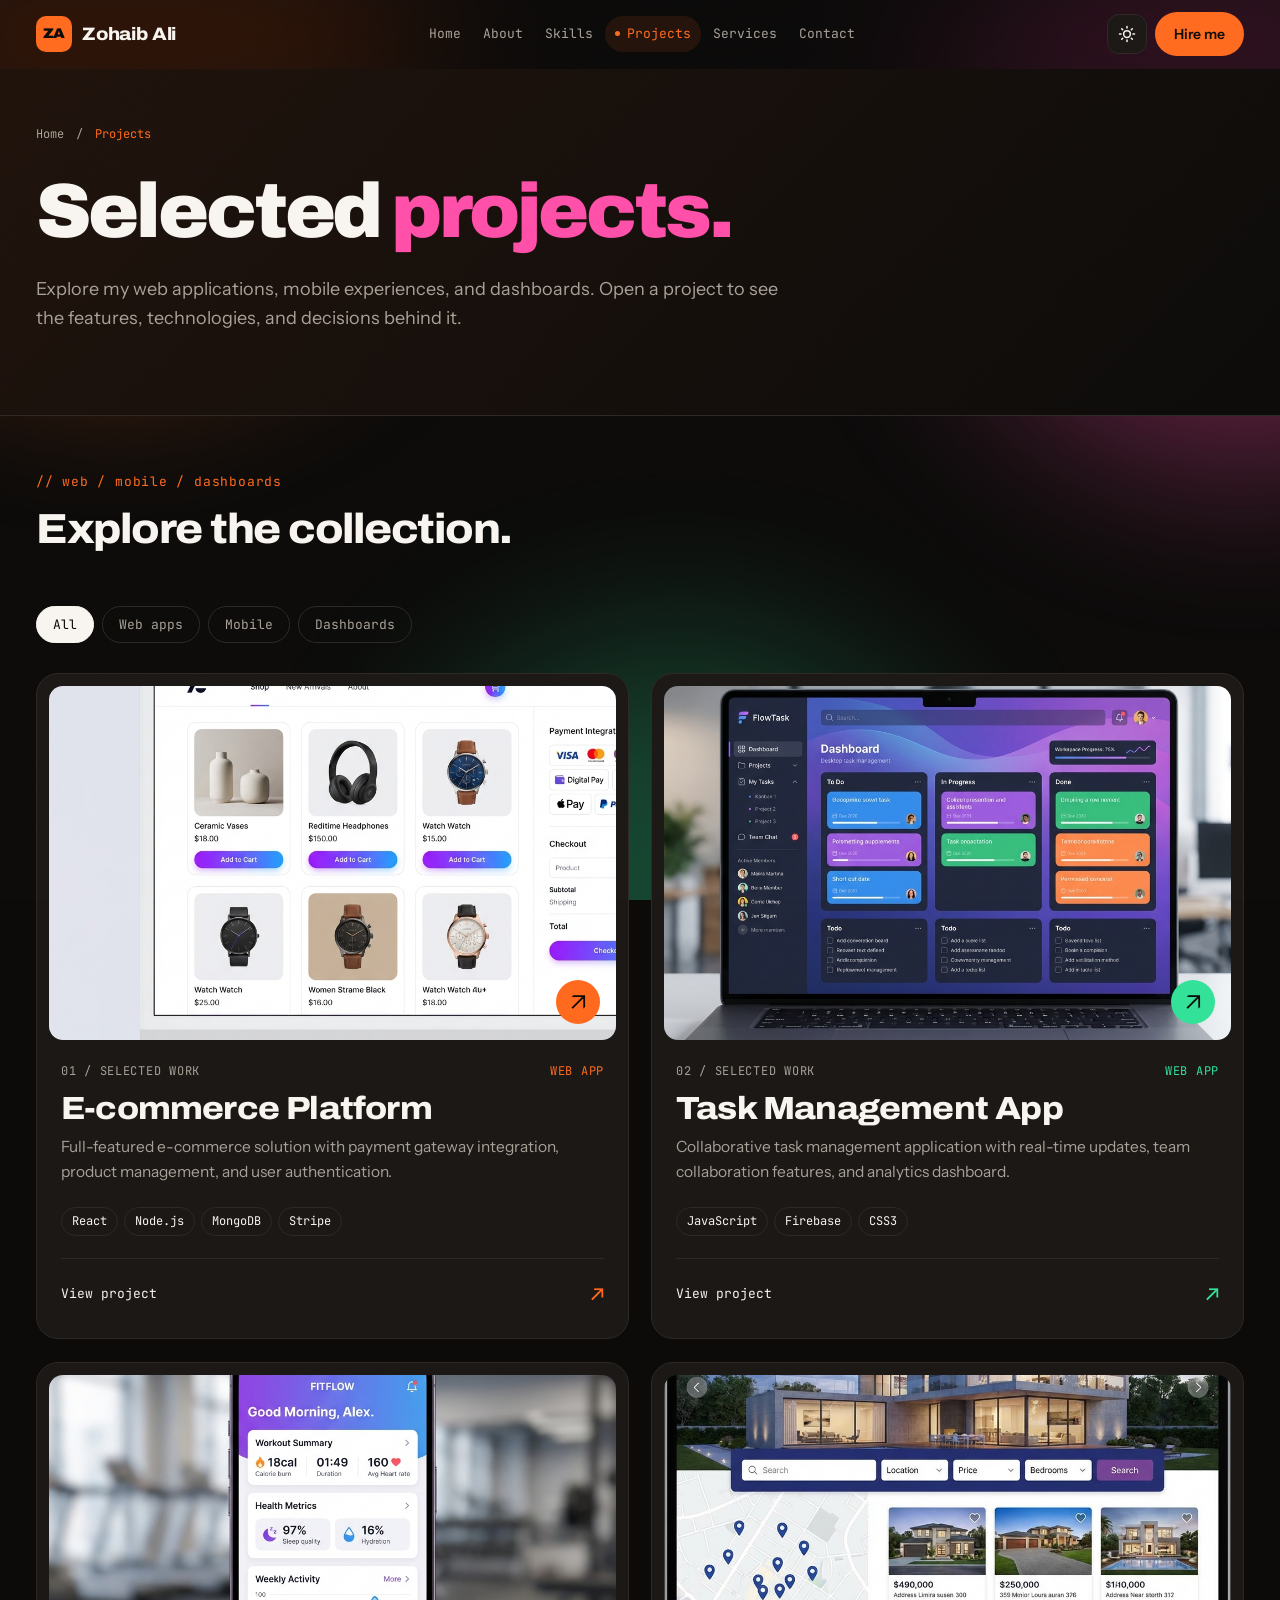
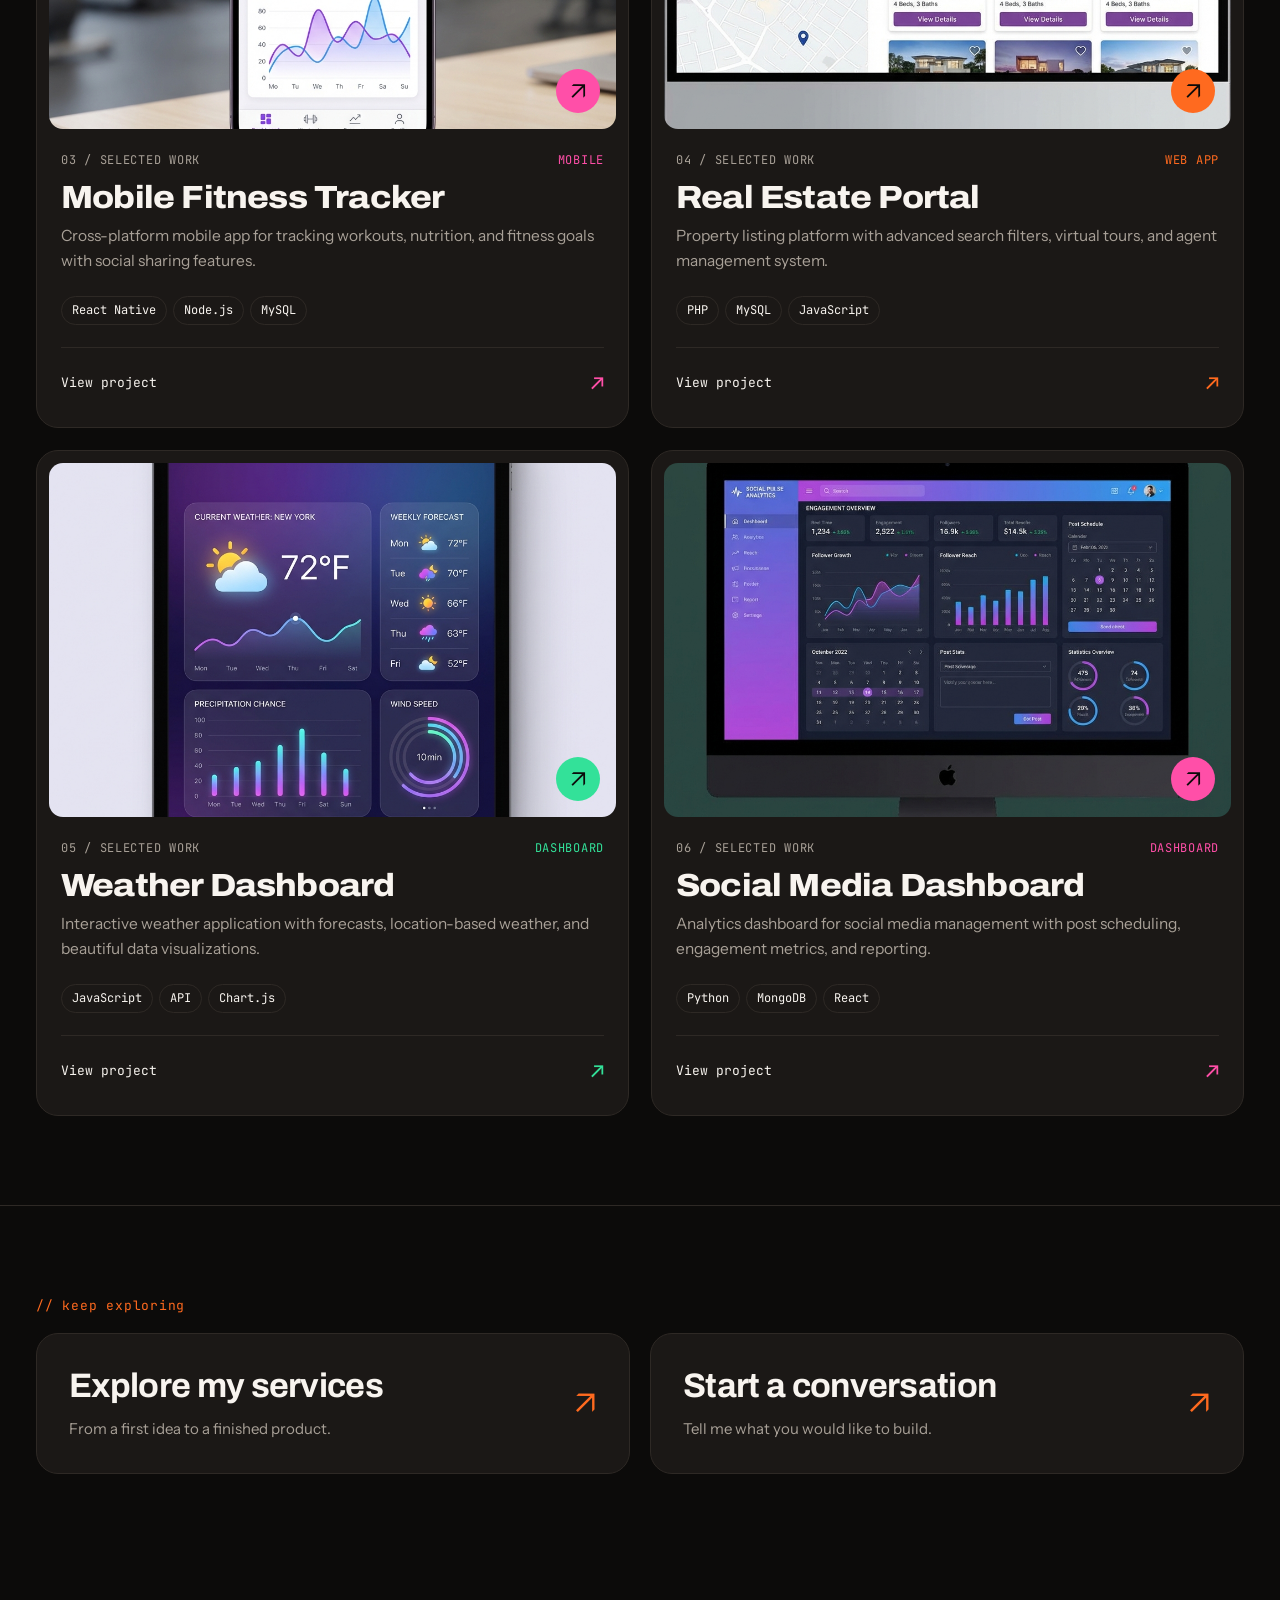
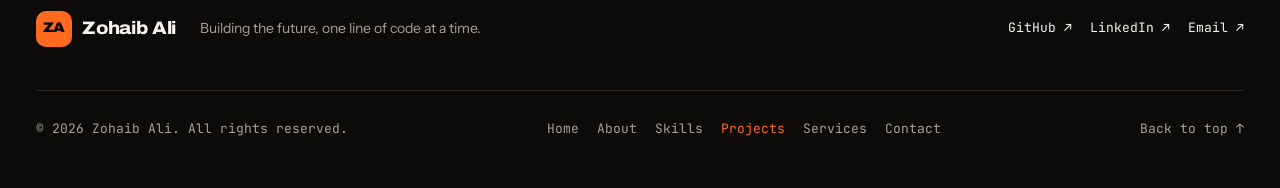
<file: projects.html>
<!DOCTYPE html>

<html data-theme="dark" lang="en"><head><meta charset="utf-8"/><meta content="width=device-width, initial-scale=1, viewport-fit=cover" name="viewport"/><meta content="Explore Zohaib Ali’s web apps, mobile apps, and dashboards, with detailed project case studies." name="description"/><meta content="#0C0B0A" name="theme-color"/><title>Projects | Zohaib Ali — Software Engineer</title><script>try{document.documentElement.dataset.theme=localStorage.getItem('portfolio-theme')||'dark'}catch(e){}</script><link href="https://fonts.googleapis.com" rel="preconnect"/><link crossorigin="" href="https://fonts.gstatic.com" rel="preconnect"/><link href="https://fonts.googleapis.com/css2?family=Archivo:wdth,wght@62..125,300..900&amp;family=Instrument+Sans:wght@400..700&amp;family=JetBrains+Mono:wght@400;500;700&amp;display=swap" rel="stylesheet"/><link href="https://cdnjs.cloudflare.com/ajax/libs/font-awesome/6.4.0/css/all.min.css" rel="stylesheet"/><link href="style.css?v=20261026-navigation2" rel="stylesheet"/><link href="favicon.svg" rel="icon" type="image/svg+xml"/></head><body><a class="skip-link" href="#top">Skip to content</a><div aria-hidden="true" class="aura"><div class="blob b1"></div><div class="blob b2"></div><div class="blob b3"></div></div><div class="cursor" hidden="" id="cursor"></div><header aria-label="Site header" class="nav" id="nav">
<div class="wrap nav-in">
<a aria-label="Zohaib Ali — Home" class="logo" href="index.html"><span class="mono-mark">ZA</span><span>Zohaib Ali</span></a>
<nav aria-label="Main navigation" class="desktop-navigation"><ul class="links"><li><a href="index.html">Home</a></li><li><a href="about.html">About</a></li><li><a href="skills.html">Skills</a></li><li><a aria-current="page" class="active" href="projects.html">Projects</a></li><li><a href="services.html">Services</a></li><li><a href="contact.html">Contact</a></li></ul></nav>
<div class="nav-actions">
<button aria-label="Switch theme" class="icon-btn" id="themeToggle" type="button">
<svg class="sun" fill="none" stroke="currentColor" stroke-linecap="round" stroke-width="2" viewBox="0 0 24 24"><circle cx="12" cy="12" r="4.5"></circle><path d="M12 2v2M12 20v2M4.9 4.9l1.4 1.4M17.7 17.7l1.4 1.4M2 12h2M20 12h2M4.9 19.1l1.4-1.4M17.7 6.3l1.4-1.4"></path></svg>
<svg class="moon" fill="none" stroke="currentColor" stroke-linecap="round" stroke-linejoin="round" stroke-width="2" viewBox="0 0 24 24"><path d="M20.5 14.5A8.5 8.5 0 0 1 9.5 3.5a8.5 8.5 0 1 0 11 11z"></path></svg>
</button>
<button aria-controls="mobileMenu" aria-expanded="false" aria-label="Open menu" class="icon-btn menu-btn" id="menuBtn" type="button">
<svg fill="none" stroke="currentColor" stroke-linecap="round" stroke-width="2" viewBox="0 0 24 24"><path d="M4 7h16M4 12h16M4 17h10"></path></svg>
</button>
<a class="btn btn-primary btn-sm hire magnetic" href="contact.html">Hire me</a>
</div>
</div>
<nav aria-label="Mobile navigation" class="mobile-menu" hidden="" id="mobileMenu">
<div class="wrap">
<ul><li><a href="index.html">Home</a></li><li><a href="about.html">About</a></li><li><a href="skills.html">Skills</a></li><li><a aria-current="page" class="active" href="projects.html">Projects</a></li><li><a href="services.html">Services</a></li><li><a href="contact.html">Contact</a></li></ul>
</div>
</nav>
<div class="progress" id="progress"></div>
</header><main class="detail-page projects-page" id="top"><section class="page-hero"><div class="container"><nav aria-label="Breadcrumb" class="page-hero-breadcrumb"><a href="index.html">Home</a><span aria-hidden="true" class="separator">/</span><span aria-current="page">Projects</span></nav><h1>Selected <span class="hl-p">projects.</span></h1><p>Explore my web applications, mobile experiences, and dashboards. Open a project to see the features, technologies, and decisions behind it.</p></div></section><section class="section" id="projects"><div class="wrap"><div class="sec-head reveal"><div><p class="kicker">web / mobile / dashboards</p><h2 class="h2">Explore the collection.</h2></div></div><div aria-label="Filter projects" class="filter" role="group"><button aria-pressed="true" data-f="all" type="button">All</button><button aria-pressed="false" data-f="web" type="button">Web apps</button><button aria-pressed="false" data-f="mobile" type="button">Mobile</button><button aria-pressed="false" data-f="dashboard" type="button">Dashboards</button></div><div class="work" id="workGrid"><article class="card reveal" data-cat="web" style="--m:var(--orange)"><a aria-label="View E-commerce Platform" class="mock project-cover" href="project-ecommerce.html"><img alt="E-commerce Platform" loading="lazy" src="project1.jpg"/><span aria-hidden="true" class="project-open">↗</span></a><div class="card-body"><div class="card-meta"><span>01 / Selected work</span><span class="type">Web app</span></div><h3><a href="project-ecommerce.html">E-commerce Platform</a></h3><p>Full-featured e-commerce solution with payment gateway integration, product management, and
                            user authentication.</p><ul class="chips"><li>React</li><li>Node.js</li><li>MongoDB</li><li>Stripe</li></ul><a aria-label="Read case study: E-commerce Platform" class="project-details" href="project-ecommerce.html">View project <span aria-hidden="true">↗</span></a></div></article><article class="card reveal" data-cat="web" style="--m:var(--green)"><a aria-label="View Task Management App" class="mock project-cover" href="project-taskmanager.html"><img alt="Task Management App" loading="lazy" src="project2.jpg"/><span aria-hidden="true" class="project-open">↗</span></a><div class="card-body"><div class="card-meta"><span>02 / Selected work</span><span class="type">Web app</span></div><h3><a href="project-taskmanager.html">Task Management App</a></h3><p>Collaborative task management application with real-time updates, team collaboration
                            features, and analytics dashboard.</p><ul class="chips"><li>JavaScript</li><li>Firebase</li><li>CSS3</li></ul><a aria-label="Read case study: Task Management App" class="project-details" href="project-taskmanager.html">View project <span aria-hidden="true">↗</span></a></div></article><article class="card reveal" data-cat="mobile" style="--m:var(--pink)"><a aria-label="View Mobile Fitness Tracker" class="mock project-cover" href="project-fitness.html"><img alt="Mobile Fitness Tracker" loading="lazy" src="project3.jpg"/><span aria-hidden="true" class="project-open">↗</span></a><div class="card-body"><div class="card-meta"><span>03 / Selected work</span><span class="type">Mobile</span></div><h3><a href="project-fitness.html">Mobile Fitness Tracker</a></h3><p>Cross-platform mobile app for tracking workouts, nutrition, and fitness goals with social
                            sharing features.</p><ul class="chips"><li>React Native</li><li>Node.js</li><li>MySQL</li></ul><a aria-label="Read case study: Mobile Fitness Tracker" class="project-details" href="project-fitness.html">View project <span aria-hidden="true">↗</span></a></div></article><article class="card reveal" data-cat="web" style="--m:var(--orange)"><a aria-label="View Real Estate Portal" class="mock project-cover" href="project-realestate.html"><img alt="Real Estate Portal" loading="lazy" src="project4.jpg"/><span aria-hidden="true" class="project-open">↗</span></a><div class="card-body"><div class="card-meta"><span>04 / Selected work</span><span class="type">Web app</span></div><h3><a href="project-realestate.html">Real Estate Portal</a></h3><p>Property listing platform with advanced search filters, virtual tours, and agent management
                            system.</p><ul class="chips"><li>PHP</li><li>MySQL</li><li>JavaScript</li></ul><a aria-label="Read case study: Real Estate Portal" class="project-details" href="project-realestate.html">View project <span aria-hidden="true">↗</span></a></div></article><article class="card reveal" data-cat="dashboard" style="--m:var(--green)"><a aria-label="View Weather Dashboard" class="mock project-cover" href="project-weather.html"><img alt="Weather Dashboard" loading="lazy" src="project5.jpg"/><span aria-hidden="true" class="project-open">↗</span></a><div class="card-body"><div class="card-meta"><span>05 / Selected work</span><span class="type">Dashboard</span></div><h3><a href="project-weather.html">Weather Dashboard</a></h3><p>Interactive weather application with forecasts, location-based weather, and beautiful data
                            visualizations.</p><ul class="chips"><li>JavaScript</li><li>API</li><li>Chart.js</li></ul><a aria-label="Read case study: Weather Dashboard" class="project-details" href="project-weather.html">View project <span aria-hidden="true">↗</span></a></div></article><article class="card reveal" data-cat="dashboard" style="--m:var(--pink)"><a aria-label="View Social Media Dashboard" class="mock project-cover" href="project-socialmedia.html"><img alt="Social Media Dashboard" loading="lazy" src="project6.jpg"/><span aria-hidden="true" class="project-open">↗</span></a><div class="card-body"><div class="card-meta"><span>06 / Selected work</span><span class="type">Dashboard</span></div><h3><a href="project-socialmedia.html">Social Media Dashboard</a></h3><p>Analytics dashboard for social media management with post scheduling, engagement metrics, and
                            reporting.</p><ul class="chips"><li>Python</li><li>MongoDB</li><li>React</li></ul><a aria-label="Read case study: Social Media Dashboard" class="project-details" href="project-socialmedia.html">View project <span aria-hidden="true">↗</span></a></div></article></div></div></section><section class="page-journey"><div class="container"><p class="kicker">keep exploring</p><div class="journey-grid"><a class="journey-link" href="services.html"><div><h2>Explore my services</h2><p>From a first idea to a finished product.</p></div><span aria-hidden="true">↗</span></a><a class="journey-link" href="contact.html"><div><h2>Start a conversation</h2><p>Tell me what you would like to build.</p></div><span aria-hidden="true">↗</span></a></div></div></section></main><footer><div class="wrap"><div class="footer-top"><a class="logo" href="index.html"><span class="mono-mark">ZA</span>Zohaib Ali</a><p>Building the future, one line of code at a time.</p><div class="footer-socials"><a href="https://github.com/ZohaibAli-dev/" rel="noopener noreferrer" target="_blank">GitHub ↗</a><a href="https://www.linkedin.com/in/zohaibali-dev/" rel="noopener noreferrer" target="_blank">LinkedIn ↗</a><a href="mailto:iamzohaibali@gmail.com">Email ↗</a></div></div><div class="foot"><span>© 2026 Zohaib Ali. All rights reserved.</span><nav aria-label="More about Zohaib" class="footer-pages"><a href="index.html">Home</a><a href="about.html">About</a><a href="skills.html">Skills</a><a aria-current="page" href="projects.html">Projects</a><a href="services.html">Services</a><a href="contact.html">Contact</a></nav><a href="#top">Back to top ↑</a></div></div></footer><script defer="" src="script.js?v=20261026-navigation"></script></body></html>
</file>
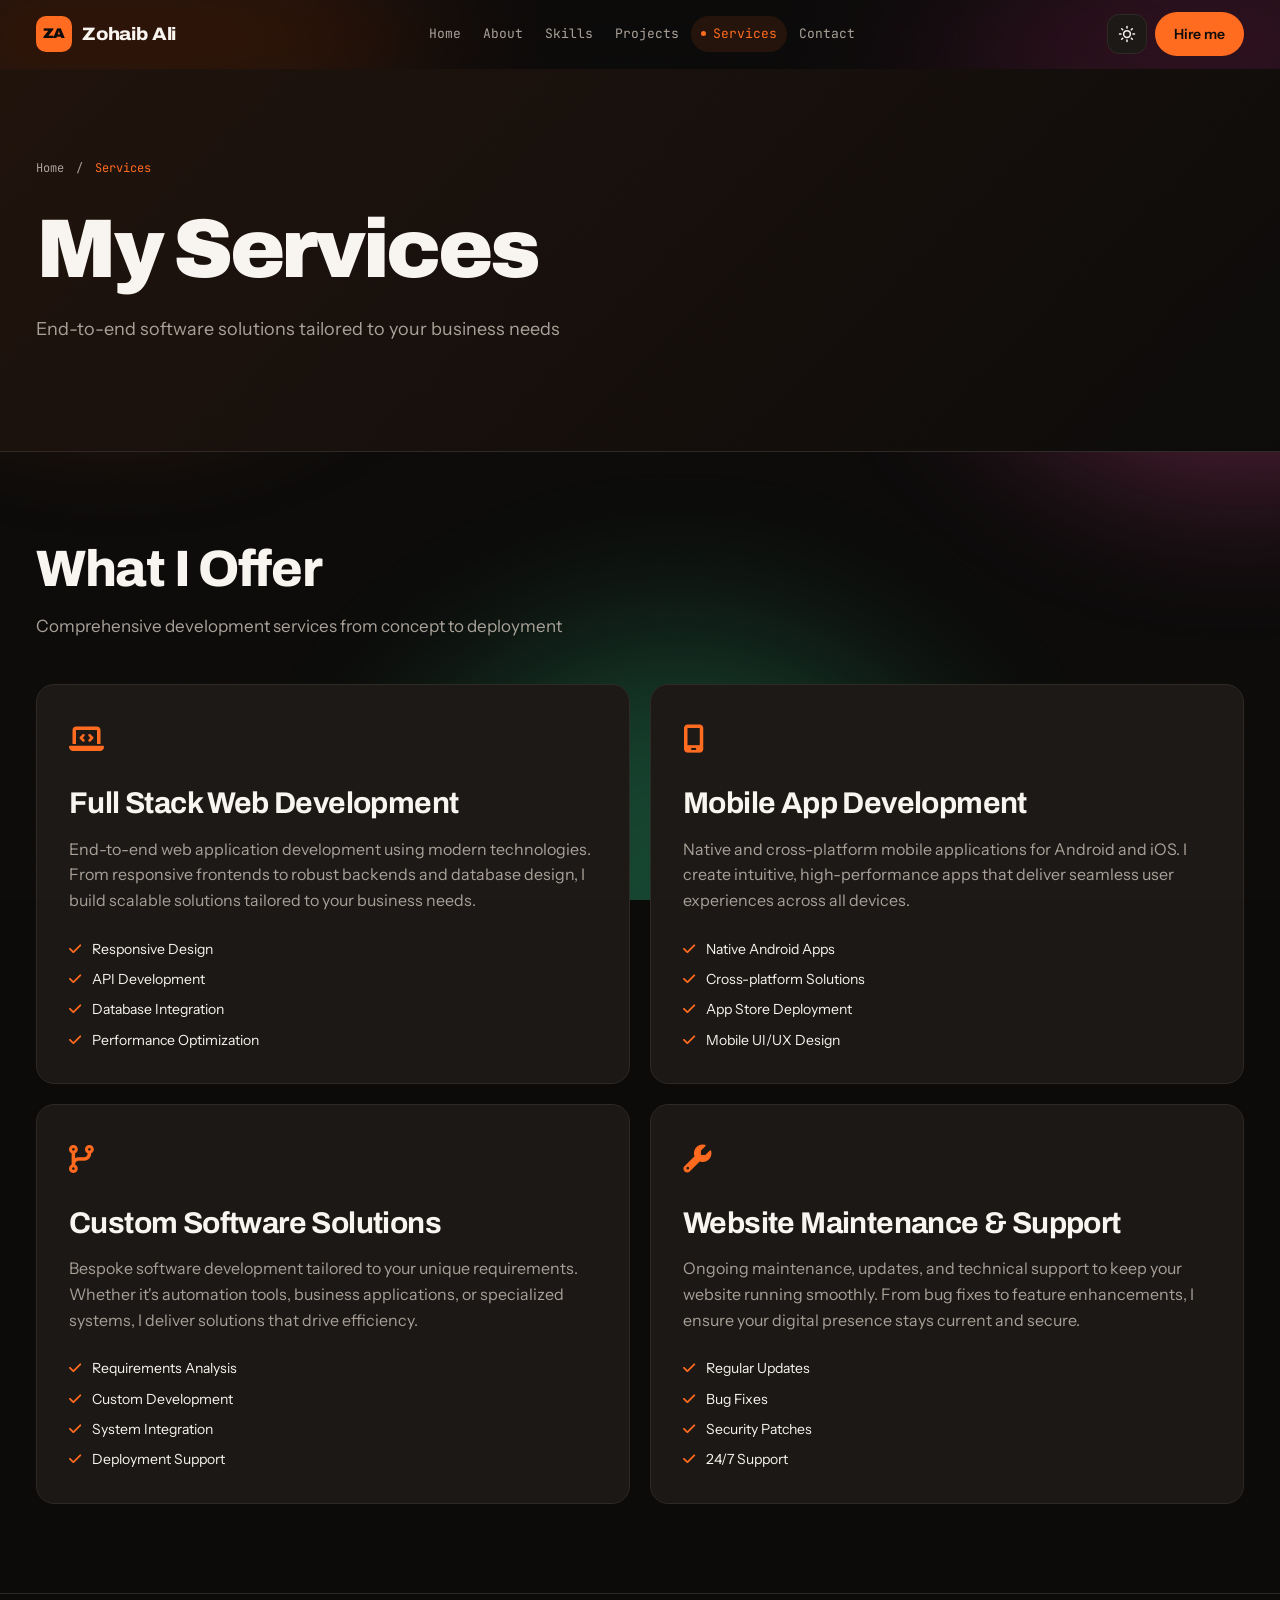
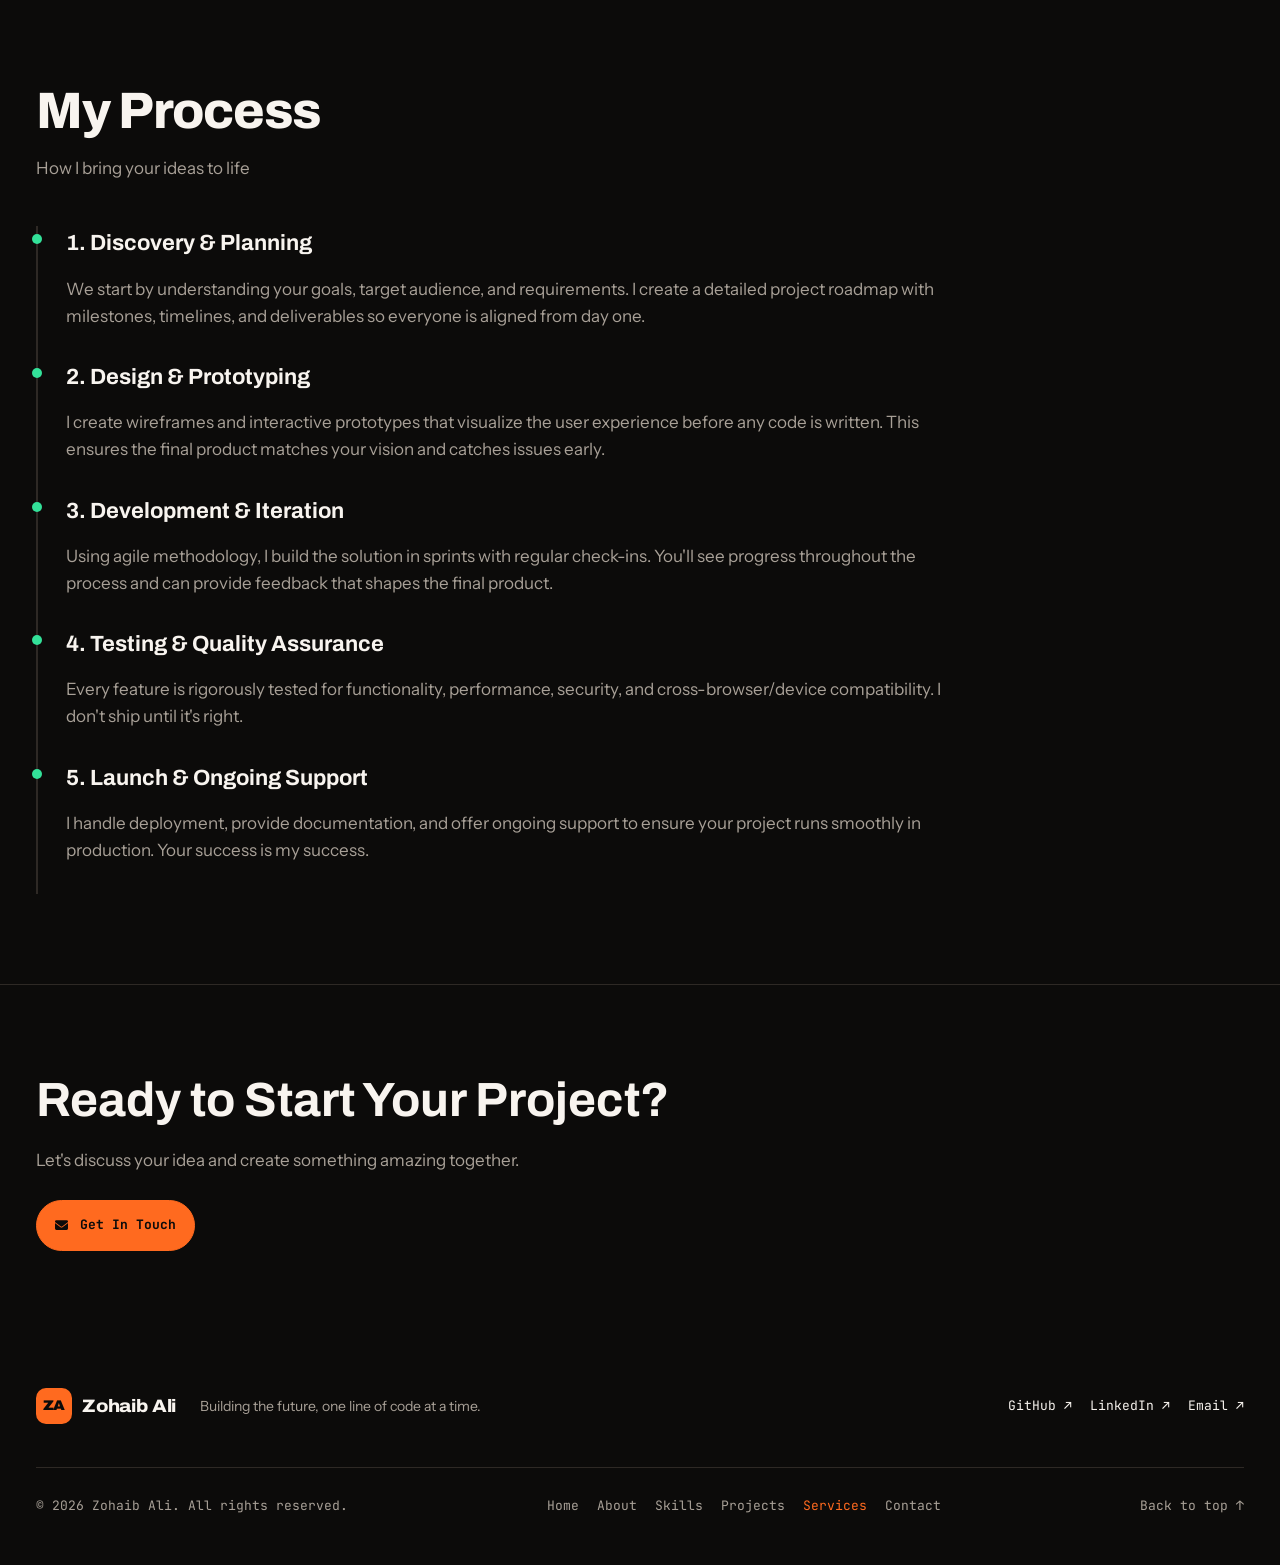
<file: services.html>
<!DOCTYPE html>

<html data-theme="dark" lang="en"><head><meta charset="utf-8"/><meta content="width=device-width, initial-scale=1, viewport-fit=cover" name="viewport"/><meta content="Services offered by Zohaib Ali - Full Stack Web Development, Mobile App Development, Custom Software Solutions, and Website Maintenance." name="description"/><meta content="#0C0B0A" name="theme-color"/><title>Services | Zohaib Ali - Software Engineer</title><script>try{document.documentElement.dataset.theme=localStorage.getItem('portfolio-theme')||'dark'}catch(e){}</script><link href="https://fonts.googleapis.com" rel="preconnect"/><link crossorigin="" href="https://fonts.gstatic.com" rel="preconnect"/><link href="https://fonts.googleapis.com/css2?family=Archivo:wdth,wght@62..125,300..900&amp;family=Instrument+Sans:wght@400..700&amp;family=JetBrains+Mono:wght@400;500;700&amp;display=swap" rel="stylesheet"/><link href="https://cdnjs.cloudflare.com/ajax/libs/font-awesome/6.4.0/css/all.min.css" rel="stylesheet"/><link href="style.css?v=20261026-navigation2" rel="stylesheet"/><link href="favicon.svg" rel="icon" type="image/svg+xml"/></head><body><a class="skip-link" href="#top">Skip to content</a><div aria-hidden="true" class="aura"><div class="blob b1"></div><div class="blob b2"></div><div class="blob b3"></div></div><div class="cursor" hidden="" id="cursor"></div><header aria-label="Site header" class="nav" id="nav">
<div class="wrap nav-in">
<a aria-label="Zohaib Ali — Home" class="logo" href="index.html"><span class="mono-mark">ZA</span><span>Zohaib Ali</span></a>
<nav aria-label="Main navigation" class="desktop-navigation"><ul class="links"><li><a href="index.html">Home</a></li><li><a href="about.html">About</a></li><li><a href="skills.html">Skills</a></li><li><a href="projects.html">Projects</a></li><li><a aria-current="page" class="active" href="services.html">Services</a></li><li><a href="contact.html">Contact</a></li></ul></nav>
<div class="nav-actions">
<button aria-label="Switch theme" class="icon-btn" id="themeToggle" type="button">
<svg class="sun" fill="none" stroke="currentColor" stroke-linecap="round" stroke-width="2" viewBox="0 0 24 24"><circle cx="12" cy="12" r="4.5"></circle><path d="M12 2v2M12 20v2M4.9 4.9l1.4 1.4M17.7 17.7l1.4 1.4M2 12h2M20 12h2M4.9 19.1l1.4-1.4M17.7 6.3l1.4-1.4"></path></svg>
<svg class="moon" fill="none" stroke="currentColor" stroke-linecap="round" stroke-linejoin="round" stroke-width="2" viewBox="0 0 24 24"><path d="M20.5 14.5A8.5 8.5 0 0 1 9.5 3.5a8.5 8.5 0 1 0 11 11z"></path></svg>
</button>
<button aria-controls="mobileMenu" aria-expanded="false" aria-label="Open menu" class="icon-btn menu-btn" id="menuBtn" type="button">
<svg fill="none" stroke="currentColor" stroke-linecap="round" stroke-width="2" viewBox="0 0 24 24"><path d="M4 7h16M4 12h16M4 17h10"></path></svg>
</button>
<a class="btn btn-primary btn-sm hire magnetic" href="contact.html">Hire me</a>
</div>
</div>
<nav aria-label="Mobile navigation" class="mobile-menu" hidden="" id="mobileMenu">
<div class="wrap">
<ul><li><a href="index.html">Home</a></li><li><a href="about.html">About</a></li><li><a href="skills.html">Skills</a></li><li><a href="projects.html">Projects</a></li><li><a aria-current="page" class="active" href="services.html">Services</a></li><li><a href="contact.html">Contact</a></li></ul>
</div>
</nav>
<div class="progress" id="progress"></div>
</header><main class="detail-page" id="top"><section class="page-hero">
<div class="container">
<nav aria-label="Breadcrumb" class="page-hero-breadcrumb">
<a href="index.html">Home</a>
<span aria-hidden="true" class="separator">/</span>
<span aria-current="page" class="current">Services</span>
</nav>
<h1>My Services</h1>
<p>End-to-end software solutions tailored to your business needs</p>
</div>
</section><section class="services" id="services">
<div class="container">
<div class="section-header">
<h2 class="section-title">What I Offer</h2>
<p class="section-subtitle">Comprehensive development services from concept to deployment</p>
</div>
<div class="services-grid">
<div class="service-card">
<div class="service-icon">
<i aria-hidden="true" class="fas fa-laptop-code"></i>
</div>
<h3>Full Stack Web Development</h3>
<p>
                        End-to-end web application development using modern technologies. From responsive
                        frontends to robust backends and database design, I build scalable solutions tailored
                        to your business needs.
                    </p>
<ul class="service-features">
<li><i aria-hidden="true" class="fas fa-check"></i> Responsive Design</li>
<li><i aria-hidden="true" class="fas fa-check"></i> API Development</li>
<li><i aria-hidden="true" class="fas fa-check"></i> Database Integration</li>
<li><i aria-hidden="true" class="fas fa-check"></i> Performance Optimization</li>
</ul>
</div>
<div class="service-card">
<div class="service-icon">
<i aria-hidden="true" class="fas fa-mobile-screen"></i>
</div>
<h3>Mobile App Development</h3>
<p>
                        Native and cross-platform mobile applications for Android and iOS. I create intuitive,
                        high-performance apps that deliver seamless user experiences across all devices.
                    </p>
<ul class="service-features">
<li><i aria-hidden="true" class="fas fa-check"></i> Native Android Apps</li>
<li><i aria-hidden="true" class="fas fa-check"></i> Cross-platform Solutions</li>
<li><i aria-hidden="true" class="fas fa-check"></i> App Store Deployment</li>
<li><i aria-hidden="true" class="fas fa-check"></i> Mobile UI/UX Design</li>
</ul>
</div>
<div class="service-card">
<div class="service-icon">
<i aria-hidden="true" class="fas fa-code-branch"></i>
</div>
<h3>Custom Software Solutions</h3>
<p>
                        Bespoke software development tailored to your unique requirements. Whether it's
                        automation tools, business applications, or specialized systems, I deliver solutions
                        that drive efficiency.
                    </p>
<ul class="service-features">
<li><i aria-hidden="true" class="fas fa-check"></i> Requirements Analysis</li>
<li><i aria-hidden="true" class="fas fa-check"></i> Custom Development</li>
<li><i aria-hidden="true" class="fas fa-check"></i> System Integration</li>
<li><i aria-hidden="true" class="fas fa-check"></i> Deployment Support</li>
</ul>
</div>
<div class="service-card">
<div class="service-icon">
<i aria-hidden="true" class="fas fa-wrench"></i>
</div>
<h3>Website Maintenance &amp; Support</h3>
<p>
                        Ongoing maintenance, updates, and technical support to keep your website running smoothly.
                        From bug fixes to feature enhancements, I ensure your digital presence stays current and secure.
                    </p>
<ul class="service-features">
<li><i aria-hidden="true" class="fas fa-check"></i> Regular Updates</li>
<li><i aria-hidden="true" class="fas fa-check"></i> Bug Fixes</li>
<li><i aria-hidden="true" class="fas fa-check"></i> Security Patches</li>
<li><i aria-hidden="true" class="fas fa-check"></i> 24/7 Support</li>
</ul>
</div>
</div>
</div>
</section><section class="project-architecture">
<div class="container">
<div class="section-header">
<h2 class="section-title">My Process</h2>
<p class="section-subtitle">How I bring your ideas to life</p>
</div>
<div class="architecture-content">
<div class="architecture-steps">
<div class="architecture-step">
<h4>1. Discovery &amp; Planning</h4>
<p>We start by understanding your goals, target audience, and requirements. I create
                            a detailed project roadmap with milestones, timelines, and deliverables so
                            everyone is aligned from day one.</p>
</div>
<div class="architecture-step">
<h4>2. Design &amp; Prototyping</h4>
<p>I create wireframes and interactive prototypes that visualize the user experience
                            before any code is written. This ensures the final product matches your vision
                            and catches issues early.</p>
</div>
<div class="architecture-step">
<h4>3. Development &amp; Iteration</h4>
<p>Using agile methodology, I build the solution in sprints with regular check-ins.
                            You'll see progress throughout the process and can provide feedback that
                            shapes the final product.</p>
</div>
<div class="architecture-step">
<h4>4. Testing &amp; Quality Assurance</h4>
<p>Every feature is rigorously tested for functionality, performance, security, and
                            cross-browser/device compatibility. I don't ship until it's right.</p>
</div>
<div class="architecture-step">
<h4>5. Launch &amp; Ongoing Support</h4>
<p>I handle deployment, provide documentation, and offer ongoing support to ensure
                            your project runs smoothly in production. Your success is my success.</p>
</div>
</div>
</div>
</div>
</section><section class="project-nav">
<div class="container">
<div class="project-nav-content services-cta">
<h3>Ready to Start Your Project?</h3>
<p>Let's discuss your idea and create something amazing together.</p>
<a class="project-nav-btn btn-primary" href="contact.html">
<i aria-hidden="true" class="fas fa-envelope"></i> Get In Touch
                </a>
</div>
</div>
</section></main><footer><div class="wrap"><div class="footer-top"><a class="logo" href="index.html"><span class="mono-mark">ZA</span>Zohaib Ali</a><p>Building the future, one line of code at a time.</p><div class="footer-socials"><a href="https://github.com/ZohaibAli-dev/" rel="noopener noreferrer" target="_blank">GitHub ↗</a><a href="https://www.linkedin.com/in/zohaibali-dev/" rel="noopener noreferrer" target="_blank">LinkedIn ↗</a><a href="mailto:iamzohaibali@gmail.com">Email ↗</a></div></div><div class="foot"><span>© 2026 Zohaib Ali. All rights reserved.</span><nav aria-label="More about Zohaib" class="footer-pages"><a href="index.html">Home</a><a href="about.html">About</a><a href="skills.html">Skills</a><a href="projects.html">Projects</a><a aria-current="page" href="services.html">Services</a><a href="contact.html">Contact</a></nav><a href="#top">Back to top ↑</a></div></div></footer><script defer="" src="script.js?v=20261026-navigation"></script></body></html>
</file>
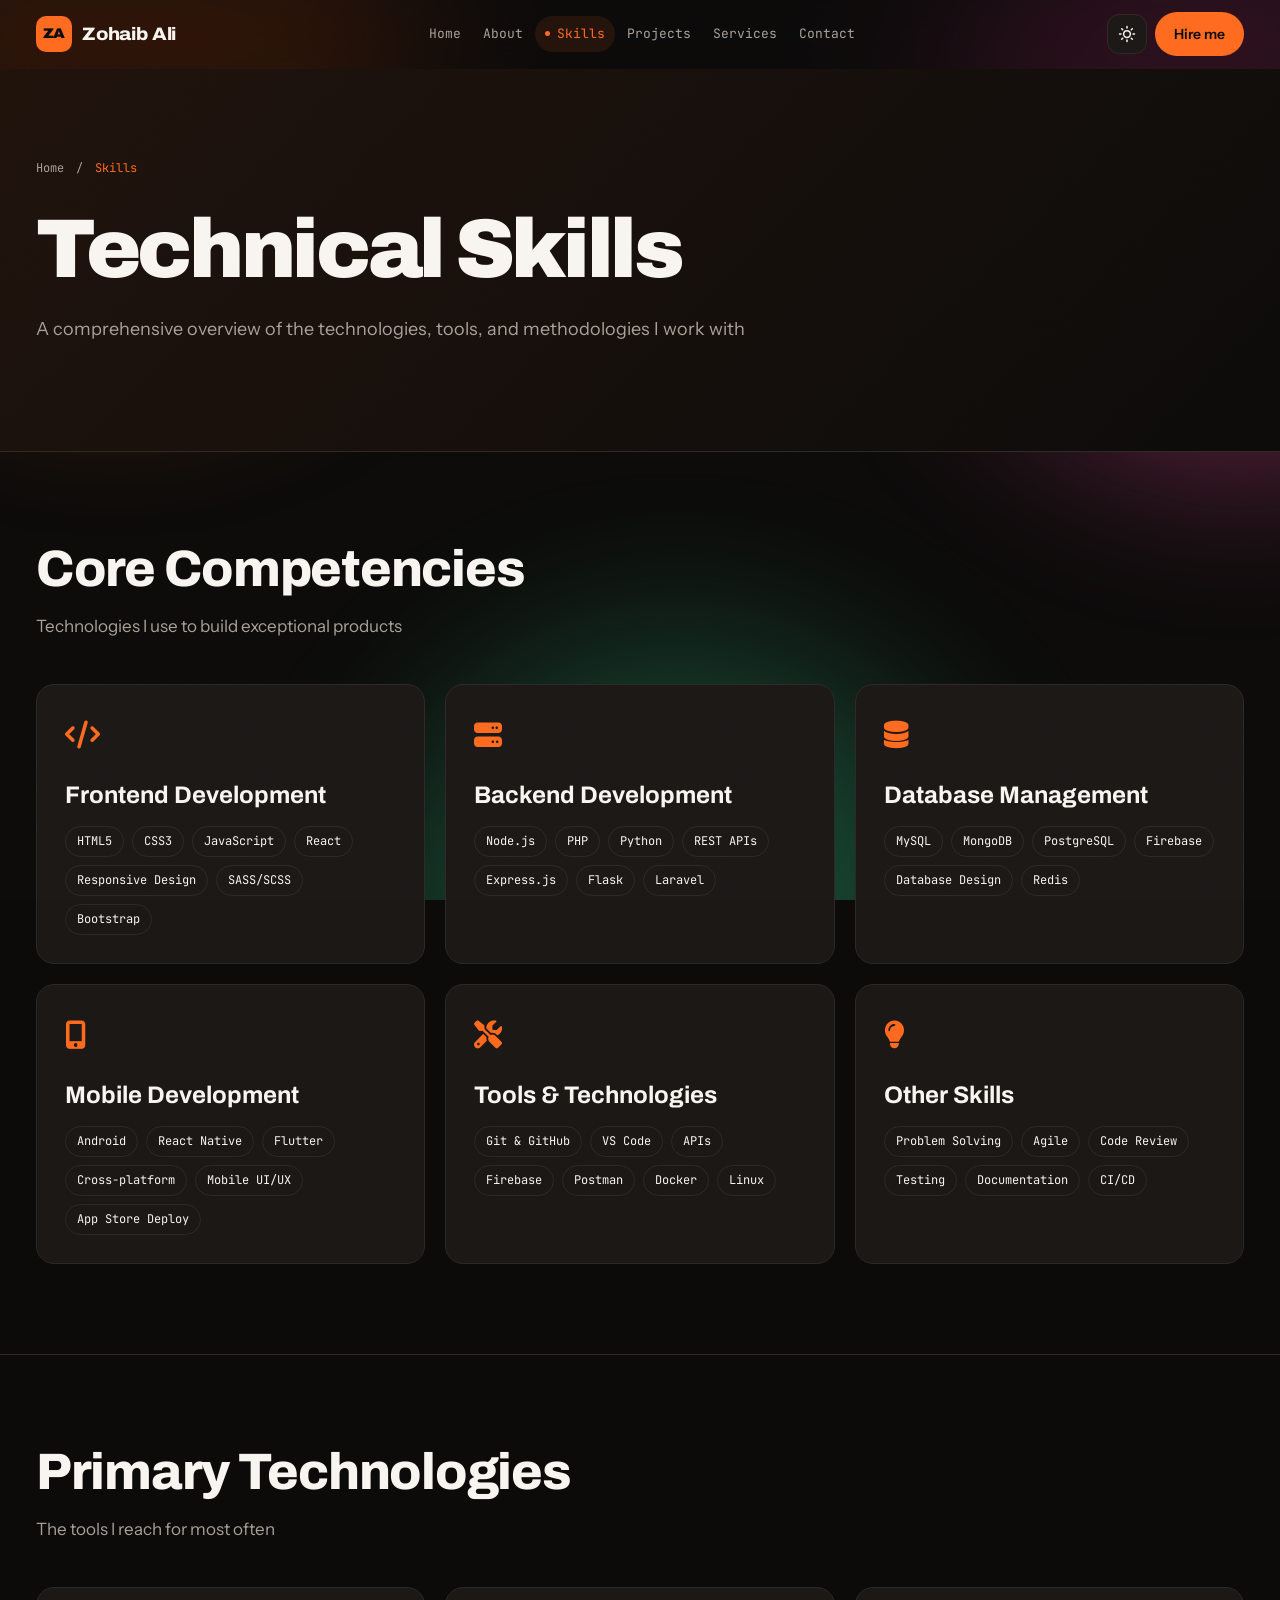
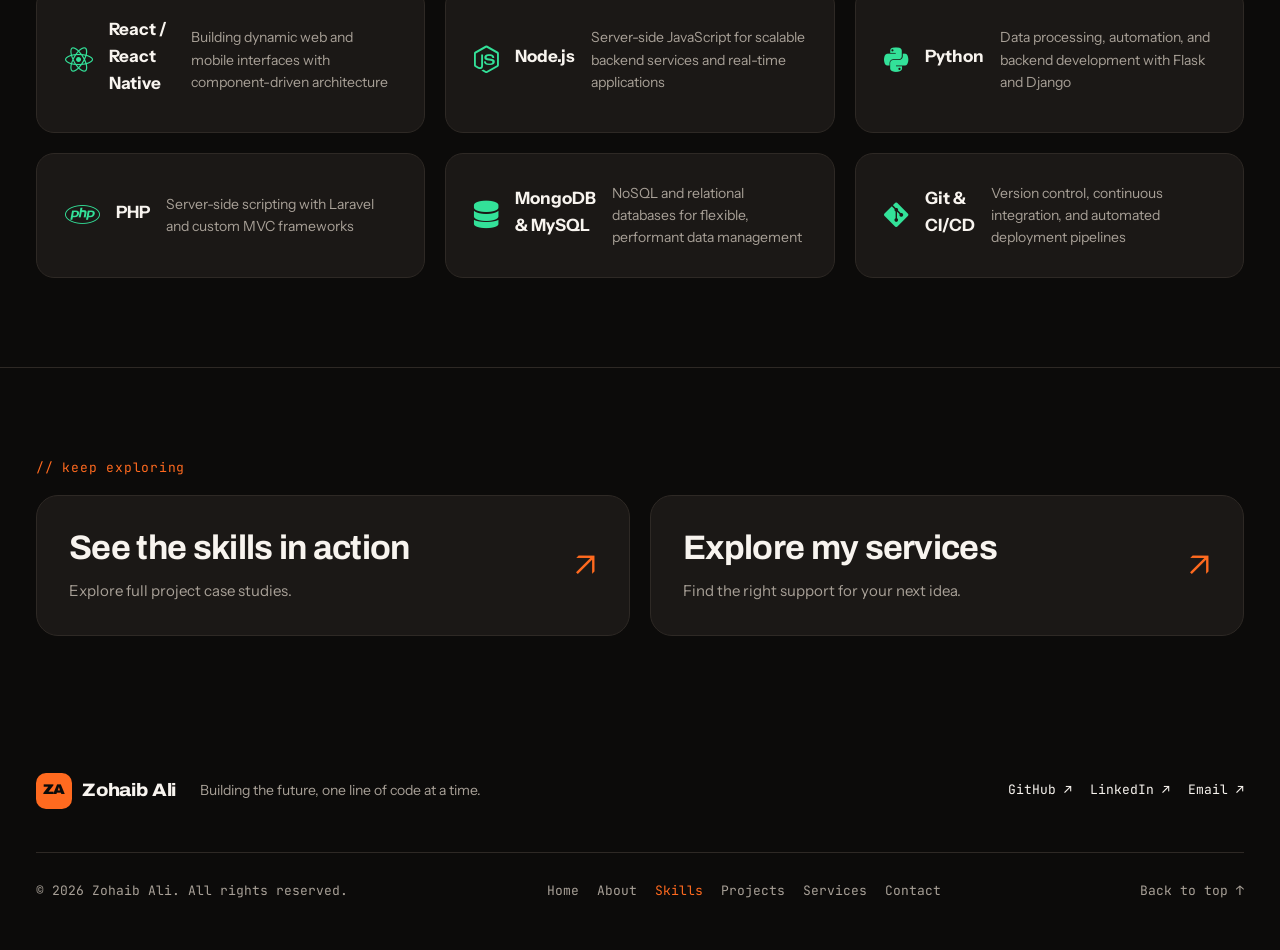
<file: skills.html>
<!DOCTYPE html>

<html data-theme="dark" lang="en"><head><meta charset="utf-8"/><meta content="width=device-width, initial-scale=1, viewport-fit=cover" name="viewport"/><meta content="Technical Skills - Zohaib Ali's expertise in frontend, backend, mobile, database, and DevOps technologies." name="description"/><meta content="#0C0B0A" name="theme-color"/><title>Skills | Zohaib Ali - Software Engineer</title><script>try{document.documentElement.dataset.theme=localStorage.getItem('portfolio-theme')||'dark'}catch(e){}</script><link href="https://fonts.googleapis.com" rel="preconnect"/><link crossorigin="" href="https://fonts.gstatic.com" rel="preconnect"/><link href="https://fonts.googleapis.com/css2?family=Archivo:wdth,wght@62..125,300..900&amp;family=Instrument+Sans:wght@400..700&amp;family=JetBrains+Mono:wght@400;500;700&amp;display=swap" rel="stylesheet"/><link href="https://cdnjs.cloudflare.com/ajax/libs/font-awesome/6.4.0/css/all.min.css" rel="stylesheet"/><link href="style.css?v=20261026-navigation2" rel="stylesheet"/><link href="favicon.svg" rel="icon" type="image/svg+xml"/></head><body><a class="skip-link" href="#top">Skip to content</a><div aria-hidden="true" class="aura"><div class="blob b1"></div><div class="blob b2"></div><div class="blob b3"></div></div><div class="cursor" hidden="" id="cursor"></div><header aria-label="Site header" class="nav" id="nav">
<div class="wrap nav-in">
<a aria-label="Zohaib Ali — Home" class="logo" href="index.html"><span class="mono-mark">ZA</span><span>Zohaib Ali</span></a>
<nav aria-label="Main navigation" class="desktop-navigation"><ul class="links"><li><a href="index.html">Home</a></li><li><a href="about.html">About</a></li><li><a aria-current="page" class="active" href="skills.html">Skills</a></li><li><a href="projects.html">Projects</a></li><li><a href="services.html">Services</a></li><li><a href="contact.html">Contact</a></li></ul></nav>
<div class="nav-actions">
<button aria-label="Switch theme" class="icon-btn" id="themeToggle" type="button">
<svg class="sun" fill="none" stroke="currentColor" stroke-linecap="round" stroke-width="2" viewBox="0 0 24 24"><circle cx="12" cy="12" r="4.5"></circle><path d="M12 2v2M12 20v2M4.9 4.9l1.4 1.4M17.7 17.7l1.4 1.4M2 12h2M20 12h2M4.9 19.1l1.4-1.4M17.7 6.3l1.4-1.4"></path></svg>
<svg class="moon" fill="none" stroke="currentColor" stroke-linecap="round" stroke-linejoin="round" stroke-width="2" viewBox="0 0 24 24"><path d="M20.5 14.5A8.5 8.5 0 0 1 9.5 3.5a8.5 8.5 0 1 0 11 11z"></path></svg>
</button>
<button aria-controls="mobileMenu" aria-expanded="false" aria-label="Open menu" class="icon-btn menu-btn" id="menuBtn" type="button">
<svg fill="none" stroke="currentColor" stroke-linecap="round" stroke-width="2" viewBox="0 0 24 24"><path d="M4 7h16M4 12h16M4 17h10"></path></svg>
</button>
<a class="btn btn-primary btn-sm hire magnetic" href="contact.html">Hire me</a>
</div>
</div>
<nav aria-label="Mobile navigation" class="mobile-menu" hidden="" id="mobileMenu">
<div class="wrap">
<ul><li><a href="index.html">Home</a></li><li><a href="about.html">About</a></li><li><a aria-current="page" class="active" href="skills.html">Skills</a></li><li><a href="projects.html">Projects</a></li><li><a href="services.html">Services</a></li><li><a href="contact.html">Contact</a></li></ul>
</div>
</nav>
<div class="progress" id="progress"></div>
</header><main class="detail-page" id="top"><section class="page-hero">
<div class="container">
<nav aria-label="Breadcrumb" class="page-hero-breadcrumb">
<a href="index.html">Home</a>
<span aria-hidden="true" class="separator">/</span>
<span aria-current="page" class="current">Skills</span>
</nav>
<h1>Technical Skills</h1>
<p>A comprehensive overview of the technologies, tools, and methodologies I work with</p>
</div>
</section><section class="skills" id="skills">
<div class="container">
<div class="section-header">
<h2 class="section-title">Core Competencies</h2>
<p class="section-subtitle">Technologies I use to build exceptional products</p>
</div>
<div class="skills-grid">
<div class="skill-category">
<div class="skill-category-icon">
<i aria-hidden="true" class="fas fa-code"></i>
</div>
<h3>Frontend Development</h3>
<div class="skill-items">
<span class="skill-tag">HTML5</span>
<span class="skill-tag">CSS3</span>
<span class="skill-tag">JavaScript</span>
<span class="skill-tag">React</span>
<span class="skill-tag">Responsive Design</span>
<span class="skill-tag">SASS/SCSS</span>
<span class="skill-tag">Bootstrap</span>
</div>
</div>
<div class="skill-category">
<div class="skill-category-icon">
<i aria-hidden="true" class="fas fa-server"></i>
</div>
<h3>Backend Development</h3>
<div class="skill-items">
<span class="skill-tag">Node.js</span>
<span class="skill-tag">PHP</span>
<span class="skill-tag">Python</span>
<span class="skill-tag">REST APIs</span>
<span class="skill-tag">Express.js</span>
<span class="skill-tag">Flask</span>
<span class="skill-tag">Laravel</span>
</div>
</div>
<div class="skill-category">
<div class="skill-category-icon">
<i aria-hidden="true" class="fas fa-database"></i>
</div>
<h3>Database Management</h3>
<div class="skill-items">
<span class="skill-tag">MySQL</span>
<span class="skill-tag">MongoDB</span>
<span class="skill-tag">PostgreSQL</span>
<span class="skill-tag">Firebase</span>
<span class="skill-tag">Database Design</span>
<span class="skill-tag">Redis</span>
</div>
</div>
<div class="skill-category">
<div class="skill-category-icon">
<i aria-hidden="true" class="fas fa-mobile-alt"></i>
</div>
<h3>Mobile Development</h3>
<div class="skill-items">
<span class="skill-tag">Android</span>
<span class="skill-tag">React Native</span>
<span class="skill-tag">Flutter</span>
<span class="skill-tag">Cross-platform</span>
<span class="skill-tag">Mobile UI/UX</span>
<span class="skill-tag">App Store Deploy</span>
</div>
</div>
<div class="skill-category">
<div class="skill-category-icon">
<i aria-hidden="true" class="fas fa-tools"></i>
</div>
<h3>Tools &amp; Technologies</h3>
<div class="skill-items">
<span class="skill-tag">Git &amp; GitHub</span>
<span class="skill-tag">VS Code</span>
<span class="skill-tag">APIs</span>
<span class="skill-tag">Firebase</span>
<span class="skill-tag">Postman</span>
<span class="skill-tag">Docker</span>
<span class="skill-tag">Linux</span>
</div>
</div>
<div class="skill-category">
<div class="skill-category-icon">
<i aria-hidden="true" class="fas fa-lightbulb"></i>
</div>
<h3>Other Skills</h3>
<div class="skill-items">
<span class="skill-tag">Problem Solving</span>
<span class="skill-tag">Agile</span>
<span class="skill-tag">Code Review</span>
<span class="skill-tag">Testing</span>
<span class="skill-tag">Documentation</span>
<span class="skill-tag">CI/CD</span>
</div>
</div>
</div>
</div>
</section><section class="project-tech-stack">
<div class="container">
<div class="section-header">
<h2 class="section-title">Primary Technologies</h2>
<p class="section-subtitle">The tools I reach for most often</p>
</div>
<div class="tech-stack-grid">
<div class="tech-stack-item">
<i aria-hidden="true" class="fab fa-react"></i>
<h4>React / React Native</h4>
<p>Building dynamic web and mobile interfaces with component-driven architecture</p>
</div>
<div class="tech-stack-item">
<i aria-hidden="true" class="fab fa-node-js"></i>
<h4>Node.js</h4>
<p>Server-side JavaScript for scalable backend services and real-time applications</p>
</div>
<div class="tech-stack-item">
<i aria-hidden="true" class="fab fa-python"></i>
<h4>Python</h4>
<p>Data processing, automation, and backend development with Flask and Django</p>
</div>
<div class="tech-stack-item">
<i aria-hidden="true" class="fab fa-php"></i>
<h4>PHP</h4>
<p>Server-side scripting with Laravel and custom MVC frameworks</p>
</div>
<div class="tech-stack-item">
<i aria-hidden="true" class="fas fa-database"></i>
<h4>MongoDB &amp; MySQL</h4>
<p>NoSQL and relational databases for flexible, performant data management</p>
</div>
<div class="tech-stack-item">
<i aria-hidden="true" class="fab fa-git-alt"></i>
<h4>Git &amp; CI/CD</h4>
<p>Version control, continuous integration, and automated deployment pipelines</p>
</div>
</div>
</div>
</section><section class="page-journey"><div class="container"><p class="kicker">keep exploring</p><div class="journey-grid"><a class="journey-link" href="projects.html"><div><h2>See the skills in action</h2><p>Explore full project case studies.</p></div><span aria-hidden="true">↗</span></a><a class="journey-link" href="services.html"><div><h2>Explore my services</h2><p>Find the right support for your next idea.</p></div><span aria-hidden="true">↗</span></a></div></div></section></main><footer><div class="wrap"><div class="footer-top"><a class="logo" href="index.html"><span class="mono-mark">ZA</span>Zohaib Ali</a><p>Building the future, one line of code at a time.</p><div class="footer-socials"><a href="https://github.com/ZohaibAli-dev/" rel="noopener noreferrer" target="_blank">GitHub ↗</a><a href="https://www.linkedin.com/in/zohaibali-dev/" rel="noopener noreferrer" target="_blank">LinkedIn ↗</a><a href="mailto:iamzohaibali@gmail.com">Email ↗</a></div></div><div class="foot"><span>© 2026 Zohaib Ali. All rights reserved.</span><nav aria-label="More about Zohaib" class="footer-pages"><a href="index.html">Home</a><a href="about.html">About</a><a aria-current="page" href="skills.html">Skills</a><a href="projects.html">Projects</a><a href="services.html">Services</a><a href="contact.html">Contact</a></nav><a href="#top">Back to top ↑</a></div></div></footer><script defer="" src="script.js?v=20261026-navigation"></script></body></html>
</file>
<file: style.css>
/* Layout: split hero (expanded wordmark + typed role | arched portrait with orbit badges), crossing marquee tapes,
   about (prose | code editor), stack grid, filterable work grid, git-log timeline, 4-step process, inverted contact panel. */
:root{
  --bg:#0C0B0A; --bg-2:#151311; --surface:#1B1816; --line:#2E2925; --fg:#F8F4EF; --muted:#A8A097;
  --orange:#FF6A1F; --green:#33E199; --pink:#FF4FA8; --ink:#0C0B0A;
  --glow:.38;
  --display:"Archivo","Arial Black",Impact,system-ui,sans-serif;
  --body:"Instrument Sans",system-ui,-apple-system,"Segoe UI",Roboto,sans-serif;
  --mono:"JetBrains Mono",ui-monospace,SFMono-Regular,Menlo,Consolas,monospace;
  --max:1200px; --r:18px;
  --ease:cubic-bezier(.2,.75,.2,1);
  color-scheme:dark;
}
@media (prefers-color-scheme: light){
  :root:not([data-theme="dark"]){
    --bg:#FFFFFF; --bg-2:#F6F2EE; --surface:#FFFFFF; --line:#E7E0D9; --fg:#110F0E; --muted:#6A625A;
    --orange:#F25A0A; --green:#0FA968; --pink:#E3338B; --ink:#110F0E; --glow:.2; color-scheme:light;
  }
}
:root[data-theme="light"]{
  --bg:#FFFFFF; --bg-2:#F6F2EE; --surface:#FFFFFF; --line:#E7E0D9; --fg:#110F0E; --muted:#6A625A;
  --orange:#F25A0A; --green:#0FA968; --pink:#E3338B; --ink:#110F0E; --glow:.2; color-scheme:light;
}

*,*::before,*::after{box-sizing:border-box}
html{scroll-behavior:smooth;scroll-padding-top:84px}
body{background:var(--bg);color:var(--fg);font-family:var(--body);font-size:17px;line-height:1.6;overflow-x:clip;-webkit-font-smoothing:antialiased}
a{color:inherit}
img{max-width:100%;display:block}
::selection{background:var(--orange);color:var(--ink)}
:focus-visible{outline:2px solid var(--orange);outline-offset:3px;border-radius:6px}

.wrap{max-width:calc(var(--max) + 48px);margin-inline:auto;padding-left:max(20px,env(safe-area-inset-left,0px));padding-right:max(20px,env(safe-area-inset-right,0px))}

/* ambience */
.aura{position:fixed;inset:0;z-index:-1;overflow:hidden;pointer-events:none}
.blob{position:absolute;width:46vmax;aspect-ratio:1;border-radius:50%;filter:blur(90px);opacity:var(--glow);animation:drift 22s var(--ease) infinite alternate}
.blob.b1{background:var(--orange);top:-18vmax;left:-14vmax}
.blob.b2{background:var(--pink);top:-10vmax;right:-20vmax;animation-delay:-7s;animation-duration:26s}
.blob.b3{background:var(--green);bottom:-26vmax;left:30%;animation-delay:-12s;opacity:calc(var(--glow)*.7)}
@keyframes drift{0%{transform:translate(0,0) scale(1)}50%{transform:translate(6vmax,4vmax) scale(1.12)}100%{transform:translate(-4vmax,8vmax) scale(.94)}}
body::after{content:"";position:fixed;inset:0;pointer-events:none;z-index:90;opacity:.06;mix-blend-mode:overlay;
  background-image:url("data:image/svg+xml,%3Csvg xmlns='http://www.w3.org/2000/svg' width='160' height='160'%3E%3Cfilter id='n'%3E%3CfeTurbulence type='fractalNoise' baseFrequency='.85' numOctaves='3' stitchTiles='stitch'/%3E%3C/filter%3E%3Crect width='100%25' height='100%25' filter='url(%23n)'/%3E%3C/svg%3E")}

/* cursor ring */
.cursor{position:fixed;left:0;top:0;width:34px;height:34px;margin:-17px 0 0 -17px;border:1.5px solid var(--orange);border-radius:50%;pointer-events:none;z-index:100;transition:width .3s var(--ease),height .3s var(--ease),margin .3s var(--ease),background .3s,border-color .3s;will-change:transform}
.cursor.big{width:70px;height:70px;margin:-35px 0 0 -35px;background:color-mix(in srgb,var(--pink) 16%,transparent);border-color:var(--pink)}

/* header */
body::before{content:"";position:fixed;inset:0 0 auto;height:env(safe-area-inset-top,0px);z-index:60;background:var(--bg)}
.nav{position:sticky;top:env(safe-area-inset-top,0px);z-index:50;background:color-mix(in srgb,var(--bg) 70%,transparent);backdrop-filter:blur(16px) saturate(1.4);-webkit-backdrop-filter:blur(16px) saturate(1.4);border-bottom:1px solid transparent;transition:border-color .3s}
.nav.scrolled{border-color:var(--line)}
.nav-in{display:flex;align-items:center;justify-content:space-between;gap:16px;height:68px}
.progress{position:absolute;left:0;right:0;bottom:-1px;height:2px;background:linear-gradient(90deg,var(--orange),var(--pink),var(--green));transform-origin:left;transform:scaleX(0)}
.logo{display:flex;align-items:center;gap:10px;text-decoration:none;font-family:var(--display);font-weight:800;font-stretch:110%;letter-spacing:-.01em;font-size:18px}
.mono-mark{display:grid;place-items:center;width:36px;height:36px;border-radius:10px;background:var(--orange);color:var(--ink);font-size:14px;font-weight:900;transition:transform .5s var(--ease),background .3s}
.logo:hover .mono-mark{transform:rotate(-12deg) scale(1.06);background:var(--pink)}
.links{display:flex;gap:4px;list-style:none;margin:0;padding:0}
.links a{display:block;padding:8px 12px;border-radius:999px;font-family:var(--mono);font-size:13px;text-decoration:none;color:var(--muted);transition:color .2s,background .2s}
.links a:hover,.links a.active{color:var(--fg);background:color-mix(in srgb,var(--fg) 8%,transparent)}
.nav-actions{display:flex;align-items:center;gap:8px}
.icon-btn{display:grid;place-items:center;width:40px;height:40px;border-radius:12px;border:1px solid var(--line);background:var(--surface);color:var(--fg);cursor:pointer;transition:transform .3s var(--ease),border-color .2s}
.icon-btn:hover{transform:rotate(-8deg);border-color:var(--orange)}
.icon-btn svg{width:18px;height:18px}
.icon-btn .sun{display:none}
.icon-btn[data-mode="dark"] .sun{display:block}
.icon-btn[data-mode="dark"] .moon{display:none}
.menu-btn{display:none}
.mobile-menu{border-top:1px solid var(--line);background:var(--bg)}
.mobile-menu ul{list-style:none;margin:0;padding:12px 0 20px;display:grid;gap:2px}
.mobile-menu a{display:block;padding:12px 4px;font-family:var(--display);font-weight:800;font-stretch:115%;font-size:28px;text-decoration:none;letter-spacing:-.01em}
.mobile-menu a:hover{color:var(--orange)}

/* buttons */
.btn{position:relative;display:inline-flex;align-items:center;gap:10px;padding:15px 26px;border-radius:999px;font-family:var(--body);font-weight:600;font-size:16px;text-decoration:none;border:1.5px solid transparent;cursor:pointer;overflow:hidden;isolation:isolate;transition:transform .35s var(--ease),color .3s,border-color .3s}
.btn::before{content:"";position:absolute;inset:0;z-index:-1;border-radius:inherit;transform:translateY(102%);transition:transform .45s var(--ease)}
.btn:hover::before{transform:none}
.btn-primary{background:var(--orange);color:var(--ink)}
.btn-primary::before{background:var(--pink)}
.btn-ghost{border-color:var(--fg);color:var(--fg)}
.btn-ghost::before{background:var(--green)}
.btn-ghost:hover{color:var(--ink);border-color:var(--green)}
.btn .arr{transition:transform .35s var(--ease)}
.btn:hover .arr{transform:translateX(4px) rotate(-45deg)}
.btn-sm{padding:10px 18px;font-size:14px}

/* hero */
.hero{padding-block:clamp(40px,7vw,96px) clamp(48px,7vw,96px)}
.hero-grid{display:grid;grid-template-columns:1.25fr 1fr;gap:clamp(32px,5vw,72px);align-items:center}
.hero-copy{min-width:0}
.eyebrow{display:inline-flex;align-items:center;gap:10px;margin:0 0 22px;padding:7px 14px 7px 10px;border:1px solid var(--line);border-radius:999px;background:var(--surface);font-family:var(--mono);font-size:12.5px;letter-spacing:.02em;color:var(--muted)}
.pulse{position:relative;width:9px;height:9px;border-radius:50%;background:var(--green)}
.pulse::after{content:"";position:absolute;inset:-5px;border-radius:50%;border:2px solid var(--green);animation:ping 1.8s ease-out infinite}
@keyframes ping{0%{transform:scale(.4);opacity:1}100%{transform:scale(1.5);opacity:0}}
.name{margin:0;font-family:var(--display);font-weight:900;font-stretch:118%;font-size:clamp(58px,10.6vw,150px);line-height:.86;letter-spacing:-.035em;text-transform:uppercase}
.name .line{display:block;overflow:hidden;padding-bottom:.04em}
.name .line>span{display:inline-block;animation:rise 1s var(--ease) both}
.name .line:nth-child(2)>span{animation-delay:.12s}
.name .ali{color:transparent;-webkit-text-stroke:2px var(--fg)}
.name .dot{color:var(--pink);-webkit-text-stroke:0;font-style:normal;display:inline-block;animation:bounce 2.6s var(--ease) 1.2s infinite}
@keyframes rise{from{transform:translateY(105%)}to{transform:none}}
@keyframes bounce{0%,70%,100%{transform:none}80%{transform:translateY(-.12em)}90%{transform:translateY(.02em)}}
.star{display:inline-block;width:.42em;height:.42em;margin-left:.12em;vertical-align:.32em;color:var(--green);animation:spin 9s linear infinite}
@keyframes spin{to{transform:rotate(360deg)}}
.role{margin:26px 0 0;font-family:var(--display);font-weight:600;font-stretch:100%;font-size:clamp(22px,2.4vw,30px);line-height:1.25;letter-spacing:-.01em;text-wrap:balance}
.typed{color:var(--orange);transition:color .3s}
.caret{display:inline-block;width:3px;height:1em;margin-left:3px;vertical-align:-.12em;background:currentColor;animation:blink 1s steps(1) infinite}
@keyframes blink{50%{opacity:0}}
.lede{margin:18px 0 0;max-width:52ch;color:var(--muted);font-size:18px}
.cta-row{display:flex;flex-wrap:wrap;gap:12px;margin-top:32px}
.fade-up{animation:fadeUp .9s var(--ease) both}
@keyframes fadeUp{from{opacity:0;transform:translateY(18px)}to{opacity:1;transform:none}}
.d1{animation-delay:.35s}.d2{animation-delay:.5s}.d3{animation-delay:.65s}.d4{animation-delay:.8s}

.hero-visual{display:grid;place-items:center;padding:28px 24px 40px;min-width:0}
.portrait{position:relative;width:min(420px,100%);aspect-ratio:4/5;max-width:100%;animation:fadeUp 1.1s var(--ease) .2s both}
.arch{position:absolute;inset:0;border-radius:999px 999px 26px 26px}
.arch.back{background:var(--orange);transform:translate(18px,18px) rotate(2deg);transition:transform .6s var(--ease)}
.arch.ring{border:2px dashed var(--pink);transform:translate(-14px,-12px);transition:transform .6s var(--ease)}
.portrait:hover .arch.back{transform:translate(24px,24px) rotate(4deg)}
.portrait:hover .arch.ring{transform:translate(-20px,-18px)}
.arch.photo{overflow:hidden;background:var(--surface)}
.arch.photo img{width:100%;height:100%;object-fit:cover;object-position:50% 20%;transform:scale(1.02);transition:transform .8s var(--ease)}
.portrait:hover .arch.photo img{transform:scale(1.07)}
.badge{position:absolute;left:-30px;bottom:-26px;width:124px;height:124px;border-radius:50%;background:var(--green);color:var(--ink);display:grid;place-items:center;box-shadow:0 18px 40px -16px rgb(0 0 0 / .5)}
.badge svg{position:absolute;inset:0;width:100%;height:100%;animation:spin 16s linear infinite}
.badge text{font-family:var(--mono);font-size:10.4px;font-weight:700;letter-spacing:.12em;fill:currentColor}
.badge .core{font-family:var(--display);font-weight:900;font-size:26px}
.chip-f{position:absolute;display:inline-flex;align-items:center;gap:8px;padding:9px 14px;border-radius:999px;background:var(--surface);border:1px solid var(--line);font-family:var(--mono);font-size:13px;font-weight:500;box-shadow:0 16px 30px -18px rgb(0 0 0 / .55);animation:bob 5s ease-in-out infinite;white-space:nowrap}
.chip-f i{width:8px;height:8px;border-radius:50%;background:var(--c)}
.chip-f.c1{top:9%;left:-26px;--c:var(--orange)}
.chip-f.c2{top:42%;right:-30px;--c:var(--green);animation-delay:-1.6s}
.chip-f.c3{bottom:12%;right:-14px;--c:var(--pink);animation-delay:-3.2s}
@keyframes bob{0%,100%{transform:translateY(0)}50%{transform:translateY(-12px)}}

/* tapes */
.tapes{position:relative;padding-block:70px;overflow:hidden}
.tape{position:relative;width:112%;margin-left:-6%;padding-block:16px;overflow:hidden}
.tape.t1{background:var(--orange);color:var(--ink);transform:rotate(-3deg);z-index:2}
.tape.t2{position:absolute;left:0;top:50%;background:var(--green);color:var(--ink);transform:translateY(-50%) rotate(2.4deg);z-index:1}
.track{display:flex;width:max-content;animation:slide 34s linear infinite}
.tape.t2 .track{animation-direction:reverse;animation-duration:40s}
.track span{display:inline-flex;align-items:center;gap:28px;padding-right:28px;font-family:var(--display);font-weight:800;font-stretch:112%;text-transform:uppercase;font-size:clamp(24px,3.6vw,46px);letter-spacing:-.01em;white-space:nowrap}
.track b{font-weight:400;color:var(--pink);-webkit-text-stroke:1px var(--ink)}
.tape.t2 .track b{color:var(--orange)}
@keyframes slide{to{transform:translateX(-50%)}}

/* sections */
.section{padding-block:clamp(64px,9vw,120px)}
.kicker{margin:0 0 16px;font-family:var(--mono);font-size:13px;letter-spacing:.06em;color:var(--orange)}
.kicker::before{content:"// "}
.h2{margin:0;font-family:var(--display);font-weight:800;font-stretch:108%;font-size:clamp(34px,5vw,64px);line-height:1;letter-spacing:-.03em;text-wrap:balance}
.h2 em{font-style:normal;position:relative;white-space:nowrap}
.hl-o{color:var(--orange)}.hl-g{color:var(--green)}.hl-p{color:var(--pink)}
.sec-head{display:flex;flex-wrap:wrap;align-items:end;justify-content:space-between;gap:24px;margin-bottom:clamp(36px,5vw,56px)}
.sec-head p.sub{margin:0;max-width:42ch;color:var(--muted)}

/* about */
.about-grid{display:grid;grid-template-columns:1.05fr 1fr;gap:clamp(32px,5vw,72px);align-items:start}
.about-grid>*{min-width:0}
.prose p{margin:22px 0 0;max-width:60ch;color:var(--muted)}
.prose p strong{color:var(--fg);font-weight:600}
.editor{border:1px solid var(--line);border-radius:var(--r);background:var(--bg-2);overflow:hidden;box-shadow:0 30px 60px -30px rgb(0 0 0 / .5);transform:rotate(1.2deg);transition:transform .6s var(--ease)}
.editor:hover{transform:rotate(0) translateY(-4px)}
.editor-bar{display:flex;align-items:center;gap:14px;padding:12px 16px;border-bottom:1px solid var(--line);background:var(--surface)}
.lights{display:flex;gap:7px}
.lights i{width:11px;height:11px;border-radius:50%;background:var(--pink)}
.lights i:nth-child(2){background:var(--orange)}.lights i:nth-child(3){background:var(--green)}
.tab{font-family:var(--mono);font-size:12.5px;color:var(--muted)}
.editor pre{margin:0;padding:18px 0;overflow-x:auto;font-family:var(--mono);font-size:13.5px;line-height:1.75;counter-reset:ln}
.editor code{display:block}
.editor .l{display:block;padding:0 20px 0 0;white-space:pre}
.editor .l::before{counter-increment:ln;content:counter(ln);display:inline-block;width:3.2em;padding-right:1.2em;text-align:right;color:color-mix(in srgb,var(--muted) 55%,transparent)}
.k{color:var(--pink)}.s{color:var(--green)}.p{color:var(--orange)}.c{color:var(--muted);font-style:italic}.n{color:var(--orange)}
.stats{display:grid;grid-template-columns:repeat(4,1fr);gap:0;margin-top:clamp(48px,6vw,80px);border-top:1px solid var(--line)}
.stat{padding:26px 20px 0 0}
.stat+.stat{padding-left:24px;border-left:1px solid var(--line)}
.stat .num{font-family:var(--display);font-weight:900;font-stretch:115%;font-size:clamp(42px,5vw,68px);line-height:1;letter-spacing:-.03em;font-variant-numeric:tabular-nums}
.stat:nth-child(1) .num{color:var(--orange)}.stat:nth-child(2) .num{color:var(--green)}.stat:nth-child(3) .num{color:var(--pink)}
.stat .lbl{margin-top:10px;font-size:15px;color:var(--muted)}

/* stack */
.skills{display:grid;grid-template-columns:repeat(4,1fr);gap:16px}
.skill{position:relative;display:flex;flex-direction:column;gap:14px;padding:26px 24px 24px;border:1px solid var(--line);border-radius:var(--r);background:var(--surface);overflow:hidden;isolation:isolate;transition:color .35s,border-color .35s,transform .5s var(--ease)}
.skill::before{content:"";position:absolute;inset:0;z-index:-1;background:var(--c);clip-path:circle(0% at 100% 0%);transition:clip-path .7s var(--ease)}
.skill:hover{color:var(--on);border-color:var(--c);transform:translateY(-6px)}
.skill:hover::before{clip-path:circle(150% at 100% 0%)}
.skill .glyph{font-family:var(--mono);font-weight:700;font-size:30px;line-height:1;color:var(--c);transition:color .35s}
.skill:hover .glyph{color:var(--on)}
.skill h3{margin:0;font-family:var(--display);font-weight:800;font-stretch:108%;font-size:23px;letter-spacing:-.02em}
.skill p{margin:0;font-size:15px;color:var(--muted);transition:color .35s}
.skill:hover p{color:var(--on)}
.chips{display:flex;flex-wrap:wrap;gap:6px;margin:auto 0 0;padding:6px 0 0;list-style:none}
.chips li{padding:4px 10px;border:1px solid var(--line);border-radius:999px;font-family:var(--mono);font-size:12px;transition:border-color .35s}
.skill:hover .chips li{border-color:color-mix(in srgb,var(--on) 40%,transparent)}
.also{display:flex;flex-wrap:wrap;align-items:center;gap:8px 10px;margin-top:28px;font-family:var(--mono);font-size:13px;color:var(--muted)}
.also span.t{padding:5px 12px;border-radius:999px;background:color-mix(in srgb,var(--fg) 6%,transparent);color:var(--fg);transition:background .25s,color .25s}
.also span.t:hover{background:var(--pink);color:var(--ink)}

/* work */
.filter{display:flex;flex-wrap:wrap;gap:8px}
.filter button{padding:9px 16px;border-radius:999px;border:1px solid var(--line);background:transparent;color:var(--muted);font-family:var(--mono);font-size:13px;cursor:pointer;transition:all .25s}
.filter button:hover{color:var(--fg);border-color:var(--fg)}
.filter button[aria-pressed="true"]{background:var(--fg);color:var(--bg);border-color:var(--fg)}
.work{display:grid;grid-template-columns:repeat(2,1fr);gap:22px}
.card{position:relative;display:flex;flex-direction:column;border:1px solid var(--line);border-radius:22px;background:var(--surface);overflow:hidden;transition:transform .5s var(--ease),opacity .3s,border-color .3s,box-shadow .5s;transform-style:preserve-3d;will-change:transform}
.card:hover{border-color:color-mix(in srgb,var(--m) 60%,var(--line));box-shadow:0 40px 70px -40px color-mix(in srgb,var(--m) 70%,transparent)}
.card.out{opacity:0;transform:scale(.94)}
.card::after{content:"";position:absolute;inset:0;pointer-events:none;background:radial-gradient(420px circle at var(--mx,50%) var(--my,0%),color-mix(in srgb,var(--m) 14%,transparent),transparent 60%);opacity:0;transition:opacity .3s}
.card:hover::after{opacity:1}
.mock{position:relative;aspect-ratio:16/10;max-width:100%;margin:12px 12px 0;border-radius:14px;overflow:hidden;background:var(--m);isolation:isolate}
.mock::before{content:"";position:absolute;inset:0;background-image:radial-gradient(color-mix(in srgb,var(--ink) 22%,transparent) 1.2px,transparent 1.3px);background-size:16px 16px;opacity:.5}
.win{position:absolute;left:9%;right:9%;top:13%;bottom:-6%;padding:30px 16px 16px;border-radius:12px 12px 0 0;background:var(--bg-2);box-shadow:0 24px 40px -14px rgb(0 0 0 / .45);transition:transform .7s var(--ease)}
.win::before{content:"";position:absolute;top:12px;left:14px;width:8px;height:8px;border-radius:50%;background:var(--pink);box-shadow:13px 0 var(--orange),26px 0 var(--green)}
.card:hover .win{transform:translateY(-8px)}
.sk{height:8px;border-radius:4px;background:color-mix(in srgb,var(--fg) 13%,transparent)}
.sk.hi{background:var(--m)}
.w30{width:30%}.w40{width:40%}.w50{width:50%}.w60{width:60%}.w70{width:70%}.w80{width:80%}
.col{display:flex;flex-direction:column;gap:8px}
.row{display:flex;gap:8px;align-items:center}
.tint{background:color-mix(in srgb,var(--m) 28%,var(--bg-2));border-radius:8px}
.pop{position:absolute;right:6%;bottom:9%;z-index:2;display:flex;align-items:center;gap:8px;padding:9px 13px;border-radius:12px;background:var(--surface);color:var(--fg);border:1px solid var(--line);font-family:var(--mono);font-size:11.5px;white-space:nowrap;box-shadow:0 18px 30px -14px rgb(0 0 0 / .5);transform:rotate(3deg);transition:transform .7s var(--ease)}
.pop i{width:8px;height:8px;border-radius:50%;background:var(--m)}
.card:hover .pop{transform:translateY(-14px) rotate(-1deg)}
.m-shop{display:grid;grid-template-columns:repeat(3,1fr);gap:10px}
.m-shop .tile{aspect-ratio:1}
.m-cal{display:grid;grid-template-columns:repeat(7,1fr);gap:5px}
.m-cal i{aspect-ratio:1.3;border-radius:5px;background:color-mix(in srgb,var(--fg) 8%,transparent)}
.m-cal i.on{background:var(--m)}
.m-cal i.soft{background:color-mix(in srgb,var(--m) 35%,transparent)}
.m-map{position:absolute;inset:30px 0 0;border-radius:0 0 0 0;overflow:hidden}
.m-map svg{width:100%;height:100%}
.route{stroke-dasharray:8 7;animation:dash 2.4s linear infinite}
@keyframes dash{to{stroke-dashoffset:-30}}
.m-chat{display:flex;flex-direction:column;gap:9px}
.bub{height:22px;border-radius:12px 12px 12px 4px;background:color-mix(in srgb,var(--fg) 10%,transparent)}
.bub.me{align-self:flex-end;border-radius:12px 12px 4px 12px;background:var(--m)}
.m-inv .r{display:flex;justify-content:space-between;gap:10px;padding:7px 0;border-bottom:1px dashed color-mix(in srgb,var(--fg) 14%,transparent)}
.m-store .banner{height:46px;margin-bottom:10px}
.m-store .g{display:grid;grid-template-columns:1fr 1fr;gap:10px}
.m-store .g div{height:52px}
.card-body{display:flex;flex-direction:column;gap:10px;padding:22px 24px 26px;flex:1}
.card-meta{display:flex;justify-content:space-between;gap:12px;font-family:var(--mono);font-size:12px;color:var(--muted);text-transform:uppercase;letter-spacing:.06em}
.card-meta .type{color:var(--m)}
.card h3{margin:0;font-family:var(--display);font-weight:800;font-stretch:110%;font-size:clamp(26px,2.6vw,32px);line-height:1.05;letter-spacing:-.025em}
.card h3 small{display:block;margin-top:6px;font-family:var(--body);font-weight:500;font-stretch:100%;font-size:15.5px;letter-spacing:0;color:var(--muted)}
.card p{margin:0;font-size:15.5px;color:var(--muted);max-width:56ch}
.card .chips{margin-top:auto;padding-top:12px}
.feat{display:flex;flex-wrap:wrap;gap:6px 16px;margin:2px 0 0;padding:0;list-style:none;font-size:14px}
.feat li::before{content:"→ ";color:var(--m)}

/* git log */
.gitlog{list-style:none;margin:0;padding:0;position:relative;max-width:900px}
.commit{position:relative;display:grid;grid-template-columns:44px 1fr;gap:18px;padding-bottom:42px}
.commit:last-child{padding-bottom:0}
.commit::before{content:"";position:absolute;left:21px;top:30px;bottom:-4px;width:2px;background:linear-gradient(var(--c),color-mix(in srgb,var(--c) 10%,transparent))}
.commit:last-child::before{display:none}
.node{position:relative;margin-top:4px;width:44px;height:44px;border-radius:50%;display:grid;place-items:center;background:var(--bg);border:2px solid var(--c)}
.node::after{content:"";width:14px;height:14px;border-radius:50%;background:var(--c);transition:transform .4s var(--ease)}
.commit:hover .node::after{transform:scale(1.6)}
.commit-meta{display:flex;flex-wrap:wrap;align-items:center;gap:8px 12px;font-family:var(--mono);font-size:13px;color:var(--muted)}
.hash{color:var(--c);font-weight:700}
.ref{padding:2px 10px;border-radius:999px;background:var(--c);color:var(--ink);font-weight:700;font-size:11.5px}
.commit h3{margin:10px 0 2px;font-family:var(--display);font-weight:800;font-stretch:106%;font-size:clamp(22px,2.4vw,28px);letter-spacing:-.02em;line-height:1.15}
.commit .org{margin:0;font-weight:600}
.commit p.desc{margin:10px 0 0;max-width:62ch;color:var(--muted)}
.commit .chips{margin-top:14px}

/* process */
.steps{position:relative;display:grid;grid-template-columns:repeat(4,1fr);gap:24px;list-style:none;margin:0;padding:0}
.steps::before{content:"";position:absolute;top:27px;left:28px;right:28px;height:2px;background:linear-gradient(90deg,var(--orange),var(--pink),var(--green),var(--fg));transform-origin:left;transition:transform 1.4s var(--ease)}
.steps.armed::before{transform:scaleX(0)}
.steps.armed.in::before{transform:none}
.step{position:relative;min-width:0}
.step .no{position:relative;display:grid;place-items:center;width:56px;height:56px;border-radius:50%;background:var(--c);color:var(--ink);font-family:var(--mono);font-weight:700;font-size:16px;transition:transform .5s var(--ease)}
.step:hover .no{transform:scale(1.12) rotate(-10deg)}
.step h3{margin:22px 0 8px;font-family:var(--display);font-weight:800;font-stretch:108%;font-size:23px;letter-spacing:-.02em}
.step p{margin:0;color:var(--muted);font-size:15.5px}

/* contact */
.contact-panel{position:relative;overflow:hidden;isolation:isolate;border-radius:32px;background:var(--fg);color:var(--bg);padding:clamp(40px,7vw,96px) clamp(24px,6vw,80px)}
.contact-panel .kicker{color:var(--pink)}
.shape{position:absolute;z-index:-1;border-radius:50%;pointer-events:none}
.shape.s1{width:280px;height:280px;right:-80px;top:-90px;background:var(--orange);animation:drift 14s var(--ease) infinite alternate}
.shape.s2{width:150px;height:150px;right:14%;bottom:-60px;background:var(--green);animation:drift 11s var(--ease) -4s infinite alternate}
.shape.s3{width:70px;height:70px;right:30%;top:22%;background:var(--pink);border-radius:18px;animation:spin 12s linear infinite}
.mega{margin:0;font-family:var(--display);font-weight:900;font-stretch:115%;font-size:clamp(44px,8vw,112px);line-height:.92;letter-spacing:-.04em;text-wrap:balance;max-width:12ch}
.grad{background:linear-gradient(90deg,var(--orange),var(--pink),var(--green),var(--orange));background-size:300% 100%;-webkit-background-clip:text;background-clip:text;color:transparent;animation:flow 8s linear infinite}
@keyframes flow{to{background-position:300% 0}}
.contact-panel p.sub{margin:26px 0 0;max-width:46ch;font-size:18px;color:color-mix(in srgb,var(--bg) 70%,var(--fg))}
.email-row{display:flex;flex-wrap:wrap;align-items:center;gap:12px;margin-top:34px}
.email{padding:14px 20px;border-radius:14px;border:1.5px dashed color-mix(in srgb,var(--bg) 35%,transparent);font-family:var(--mono);font-size:clamp(15px,2vw,20px);user-select:all;word-break:break-all;min-width:0}
.copy{padding:15px 22px;border-radius:14px;border:0;background:var(--orange);color:var(--ink);font-weight:700;font-family:var(--body);font-size:15px;cursor:pointer;transition:transform .3s var(--ease),background .3s}
.copy:hover{transform:translateY(-2px);background:var(--pink)}
.copy.done{background:var(--green)}
.socials{display:flex;flex-wrap:wrap;gap:10px;margin-top:22px;list-style:none;padding:0}
.socials a{display:inline-flex;align-items:center;gap:8px;padding:10px 16px;border-radius:999px;border:1.5px solid color-mix(in srgb,var(--bg) 25%,transparent);text-decoration:none;font-family:var(--mono);font-size:13.5px;transition:background .25s,color .25s,border-color .25s}
.socials a:hover{background:var(--bg);color:var(--fg);border-color:var(--bg)}

footer{padding-block:40px 48px}
.foot{display:flex;flex-wrap:wrap;justify-content:space-between;align-items:center;gap:16px;font-family:var(--mono);font-size:13px;color:var(--muted)}
.foot a{text-decoration:none}
.foot a:hover{color:var(--orange)}

/* reveal: elements stay visible, only motion is deferred */
.armed{transform:translateY(46px);transition:transform 1s var(--ease) var(--d,0s)}
.armed.in{transform:none}
.card.armed{transition:transform 1s var(--ease) var(--d,0s),opacity .3s,border-color .3s,box-shadow .5s}

/* responsive */
@media (max-width:1060px){
  .skills{grid-template-columns:repeat(2,1fr)}
  .links{display:none}
  .menu-btn{display:grid}
}
@media (max-width:900px){
  .hero-grid{grid-template-columns:1fr}
  .hero-visual{padding-top:12px}
  .portrait{width:min(360px,calc(100% - 40px))}
  .about-grid{grid-template-columns:1fr}
  .editor{transform:none}
  .stats{grid-template-columns:repeat(2,1fr)}
  .stat:nth-child(3){padding-left:0;border-left:0}
  .stat:nth-child(n+3){border-top:1px solid var(--line);margin-top:26px}
  .work{grid-template-columns:1fr}
  .steps{grid-template-columns:repeat(2,1fr);row-gap:40px}
  .steps::before{display:none}
}
@media (max-width:560px){
  body{font-size:16px}
  .skills{grid-template-columns:1fr}
  .steps{grid-template-columns:1fr}
  .hire{display:none}
  .chip-f.c1{left:-12px}.chip-f.c2{right:-16px}.chip-f.c3{right:-8px}
  .badge{left:-14px;width:104px;height:104px}
  .badge text{font-size:10px}
  .card-body{padding:20px 18px 22px}
  .pop{font-size:10.5px}
  .name .ali{-webkit-text-stroke-width:1.5px}
}
@media (prefers-reduced-motion: reduce){
  *,*::before,*::after{animation:none!important;transition:none!important}
  html{scroll-behavior:auto}
  .cursor{display:none}
}


/* Shared additions for the existing portfolio's content and detail pages. */
body{margin:0}
.name{font-size:clamp(58px,8.2vw,118px)}
.name .line>span{white-space:nowrap}
.h2 em{white-space:normal}
.btn-secondary{border-color:var(--fg);color:var(--fg)}
.btn-secondary::before{background:var(--green)}
.btn-secondary:hover{color:var(--ink);border-color:var(--green)}
[hidden]{display:none!important}
.skip-link{position:fixed;left:20px;top:-80px;z-index:120;background:var(--orange);color:var(--ink);padding:10px 18px;border-radius:10px}
.skip-link:focus{top:12px}
.name{font-size:clamp(58px,8.2vw,118px)}
.name .star{width:.32em;height:.32em}
.hero .role{min-height:2.5em}
.arch.photo img{object-position:50% 36%}
.stats{grid-template-columns:repeat(3,1fr)}
.home-page .filter{margin-bottom:28px}
.project-cover{display:block;text-decoration:none}
.project-cover::before{display:none}
.project-cover img{width:100%;height:100%;object-fit:cover;transition:transform .7s var(--ease)}
.card:hover .project-cover img{transform:scale(1.04)}
.project-open{position:absolute;bottom:16px;right:16px;display:grid;place-items:center;width:44px;height:44px;border-radius:50%;background:var(--m);color:var(--ink);font-size:25px}
.card h3 a{text-decoration:none}
.project-details{display:flex;justify-content:space-between;align-items:center;border-top:1px solid var(--line);padding-top:18px;margin-top:12px;text-decoration:none;font-family:var(--mono);font-size:13px}
.project-details span{font-size:22px;color:var(--m)}
.services-grid{display:grid;grid-template-columns:repeat(2,minmax(0,1fr));gap:20px}
.service-card{position:relative;padding:32px;border:1px solid var(--line);border-radius:var(--r);background:var(--surface);transition:transform .4s,border-color .4s;--c:var(--orange)}
.service-card:hover{transform:translateY(-5px);border-color:var(--c)}
.service-number{position:absolute;right:28px;top:28px;font-family:var(--mono);font-size:13px;color:var(--muted)}
.service-icon,.skill-category-icon,.feature-card-icon{color:var(--c,var(--orange));font-size:28px;margin-bottom:24px}
.service-card h3{font-family:var(--display);font-size:clamp(23px,2.5vw,30px);line-height:1.15;letter-spacing:-.02em;margin:0 0 16px}
.service-card p,.feature-card p{color:var(--muted);font-size:16px}
.service-features{list-style:none;padding:0;margin:24px 0 0;display:grid;gap:8px;font-size:14px}
.service-features i{color:var(--c,var(--green));margin-right:8px}
.steps{grid-template-columns:repeat(5,minmax(0,1fr))}
.step h3{font-size:21px}
.step p{font-size:14.5px}
.email a{text-decoration:none}
.footer-top{display:flex;align-items:center;flex-wrap:wrap;gap:24px;padding-bottom:36px;margin-bottom:28px;border-bottom:1px solid var(--line)}
.footer-top p{font-size:14px;color:var(--muted);flex:1}
.footer-socials,.footer-pages{display:flex;flex-wrap:wrap;gap:18px}
.footer-socials a{font-family:var(--mono);font-size:13px;text-decoration:none}
.container{max-width:calc(var(--max) + 48px);margin-inline:auto;padding-inline:max(20px,env(safe-area-inset-left,0px))}
.detail-page>section{padding-block:clamp(56px,7vw,96px)}
.detail-page>section+section{border-top:1px solid var(--line)}
.detail-page .page-hero{padding-block:clamp(56px,7vw,104px);background:linear-gradient(135deg,color-mix(in srgb,var(--orange) 8%,var(--bg)),var(--bg))}
.page-hero h1,.project-hero-info h1{font-family:var(--display);font-weight:900;font-size:clamp(42px,6.5vw,88px);line-height:1;letter-spacing:-.04em;margin:30px 0 24px;text-wrap:balance}
.page-hero h1{max-width:15ch}
.page-hero p,.project-hero-tagline{font-size:18px;color:var(--muted);max-width:62ch}
.page-hero-breadcrumb,.project-hero-breadcrumb{display:flex;gap:12px;flex-wrap:wrap;font-family:var(--mono);font-size:12px;color:var(--muted)}
.page-hero-breadcrumb a,.project-hero-breadcrumb a{text-decoration:none}
.page-hero-breadcrumb .current,.project-hero-breadcrumb .current{color:var(--orange)}
.section-header{display:flex;flex-direction:column;gap:16px;margin-bottom:44px}
.section-title{font-family:var(--display);font-weight:800;font-size:clamp(32px,4vw,54px);line-height:1.08;letter-spacing:-.025em;margin:0}
.section-subtitle{color:var(--muted);margin:0}
.detail-page .about-content,.contact-content,.project-hero-content{display:grid;grid-template-columns:1fr 1.15fr;gap:clamp(28px,5vw,72px);align-items:start}
.detail-page .about-image-wrapper{border-radius:999px 999px 24px 24px;overflow:hidden;max-width:420px;aspect-ratio:4/5;background:var(--orange);box-shadow:14px 14px 0 var(--orange)}
.detail-page .about-image-wrapper img{width:100%;height:100%;object-fit:cover;object-position:50% 36%}
.about-text h3,.contact-info h3,.project-overview-content h3{font-family:var(--display);font-size:30px;line-height:1.2;margin:0 0 24px}
.about-text p,.project-overview-content p{color:var(--muted);margin:0 0 20px}
.about-stats{display:grid;grid-template-columns:repeat(3,1fr);gap:24px}
.stat-number{font-family:var(--display);font-weight:900;font-size:clamp(40px,6vw,72px);color:var(--orange);line-height:1.1}
.stat-label{font-family:var(--mono);font-size:13px;color:var(--muted);margin-top:12px}
.stat-item:nth-child(2) .stat-number{color:var(--green)}
.stat-item:nth-child(3) .stat-number{color:var(--pink)}
.features-grid,.skills-grid,.tech-stack-grid{display:grid;grid-template-columns:repeat(3,minmax(0,1fr));gap:20px}
.feature-card,.skill-category,.tech-stack-item,.challenge-card{padding:28px;border:1px solid var(--line);border-radius:var(--r);background:var(--surface)}
.feature-card h4,.skill-category h3{font-family:var(--display);font-size:24px;line-height:1.15;margin:0 0 16px}
.feature-card p{margin:0}
.detail-page section.skills{display:block}
.skill-items,.project-hero-tags{display:flex;flex-wrap:wrap;gap:8px}
.skill-tag,.tech-tag{font-family:var(--mono);font-size:12px;border:1px solid var(--line);border-radius:999px;padding:5px 11px}
.tech-stack-item{display:flex;align-items:center;gap:16px}
.tech-stack-item>i{color:var(--green);font-size:28px}
.tech-stack-item h4{font-size:17px;margin:0 0 6px}
.tech-stack-item p{font-size:14px;color:var(--muted);margin:0}
.project-hero-content{grid-template-columns:1.2fr 1fr;align-items:center}
.project-hero-info h1{font-size:clamp(38px,5.2vw,70px)}
.project-hero-image-wrapper{border:1px solid var(--line);padding:12px;border-radius:24px;background:var(--surface);transform:rotate(2deg)}
.project-hero-image img{border-radius:14px;aspect-ratio:4/3;object-fit:cover;width:100%}
.project-hero-meta{display:flex;flex-wrap:wrap;gap:14px 24px;margin-block:24px;color:var(--muted);font-family:var(--mono);font-size:12px}
.project-meta-item{display:flex;align-items:center;gap:8px}
.project-meta-item i{color:var(--orange)}
.project-overview-content{max-width:85ch}
.architecture-steps{counter-reset:approach;display:grid;gap:0;max-width:85ch}
.architecture-step{padding:0 0 30px 28px;border-left:2px solid var(--line);position:relative}
.architecture-step:before{content:'';position:absolute;left:-6px;top:8px;width:10px;height:10px;border-radius:50%;background:var(--green)}
.architecture-step h4{font-family:var(--display);font-size:22px;margin:0 0 14px}
.architecture-step p{color:var(--muted);margin:0}
.challenges-grid{display:grid;grid-template-columns:1fr 1fr;gap:22px}
.challenge-card h4{font-family:var(--display);font-size:23px;margin:0 0 22px}
.challenge-card p{font-size:15px;color:var(--muted)}
.challenge-card .challenge-label{color:var(--pink);font-family:var(--mono);font-size:12px}
.challenge-card .solution-label{color:var(--green);font-family:var(--mono);font-size:12px}
.project-nav-links{display:flex;justify-content:space-between;flex-wrap:wrap;gap:16px}
.project-nav-btn{display:inline-flex;align-items:center;gap:12px;font-family:var(--mono);font-size:13px;text-decoration:none;padding:14px 18px;border:1px solid var(--line);border-radius:999px}
.contact-info>p{color:var(--muted)}
.contact-details{display:grid;gap:24px;margin-top:34px}
.contact-item{display:flex;gap:18px;align-items:center}
.contact-icon{font-size:23px;color:var(--orange)}
.contact-text h4{font-family:var(--mono);font-size:12px;color:var(--muted);margin:0 0 4px}
.contact-text p{margin:0}
.contact-text a{text-decoration:none;overflow-wrap:anywhere}
.social-links{display:flex;gap:10px;margin-top:30px}
.social-link{display:grid;place-items:center;width:44px;height:44px;border:1px solid var(--line);border-radius:50%;text-decoration:none}
.social-link:hover{color:var(--orange);border-color:var(--orange)}
.contact-form-wrapper{padding:32px;border:1px solid var(--line);border-radius:24px;background:var(--surface)}
.contact-form{display:grid;gap:24px}
.form-group{display:grid;gap:10px}
.form-group label{font-family:var(--mono);font-size:12px;color:var(--muted)}
.form-group input,.form-group textarea{width:100%;min-width:0;padding:14px 16px;border:1px solid var(--line);border-radius:10px;background:var(--bg-2);color:var(--fg);font-family:var(--body);font-size:16px}
.form-group textarea{resize:vertical;min-height:150px}
.btn-block{justify-content:center}
@media(max-width:1060px){.features-grid,.skills-grid,.tech-stack-grid{grid-template-columns:repeat(2,minmax(0,1fr))}.steps{grid-template-columns:repeat(3,minmax(0,1fr))}.steps::before{display:none}}
@media(max-width:900px){.detail-page .about-content,.contact-content,.project-hero-content{grid-template-columns:1fr}.detail-page .about-image-wrapper{margin-inline:auto}.project-hero-image-wrapper{transform:none}.hero .role{min-height:2.5em}.steps{grid-template-columns:repeat(2,minmax(0,1fr))}.stats{grid-template-columns:repeat(3,minmax(0,1fr))}.stat:nth-child(3){padding-left:24px;border-left:1px solid var(--line)}.stat:nth-child(n+3){border-top:0;margin-top:0}.challenges-grid{grid-template-columns:1fr}}
@media(max-width:600px){.services-grid,.features-grid,.skills-grid,.tech-stack-grid,.steps{grid-template-columns:1fr}.service-card,.feature-card,.skill-category,.contact-form-wrapper{padding:24px}.stats{grid-template-columns:1fr}.stat,.stat+.stat,.stat:nth-child(3){border-left:0;padding:22px 0}.stat+.stat{border-top:1px solid var(--line)}.stat .num{font-size:54px}.about-stats{grid-template-columns:1fr;gap:28px}.footer-top{align-items:flex-start;flex-direction:column;gap:16px}.footer-top p{margin:0}.footer-pages{gap:16px}.contact-panel{border-radius:22px}.editor pre{font-size:11px}.hero-visual{padding-inline:12px}.name{font-size:clamp(48px,16vw,96px)}.hero{padding-top:46px}.eyebrow{font-size:10.5px}.project-nav-links{flex-direction:column}.project-nav-btn{justify-content:center}.project-hero-image img{aspect-ratio:4/3}.card-meta{font-size:10px}.role{font-size:23px}.hero .role{min-height:3.75em}.contact-panel .shape.s3{opacity:.35}}

/* Page navigation stays consistent from the homepage to every case study. */
.desktop-navigation{min-width:0}
.links{gap:2px}
.links a{padding-inline:10px}
.links a[aria-current="page"]{color:var(--orange);background:color-mix(in srgb,var(--orange) 10%,transparent)}
.links a[aria-current="page"]::before{content:"";display:inline-block;width:5px;height:5px;margin-right:7px;vertical-align:2px;background:var(--orange);border-radius:50%}
.mobile-menu{max-height:calc(100dvh - 68px);overflow-y:auto}
.mobile-menu a[aria-current="page"]{color:var(--orange)}
.footer-pages a[aria-current="page"]{color:var(--orange)}
.page-hero-breadcrumb a,.project-hero-breadcrumb a{transition:color .2s}
.page-hero-breadcrumb a:hover,.project-hero-breadcrumb a:hover{color:var(--orange)}
.page-hero-breadcrumb [aria-current="page"],.project-hero-breadcrumb [aria-current="page"]{color:var(--orange)}
.page-hero .kicker{margin-top:28px}
.projects-page .page-hero{padding-block:56px 64px}
.projects-page .page-hero h1{max-width:20ch;font-size:clamp(42px,6vw,80px)}
.projects-page #projects{padding-top:56px}
.projects-page #projects .h2{font-size:clamp(28px,3.3vw,42px)}
.projects-page .filter{margin-bottom:30px}
.case-study-navigation{display:flex;gap:18px;align-items:stretch}
.case-study-navigation .project-nav-btn{flex:1;min-width:0;display:flex;flex-direction:column;align-items:flex-start;justify-content:center;gap:12px;padding:26px;border-radius:18px;background:var(--surface);transition:border-color .3s,background .3s,transform .3s}
.case-study-navigation .pager-direction{font-size:11px;color:var(--muted)}
.case-study-navigation strong{font-family:var(--display);font-size:22px;font-weight:700;line-height:1.2}
.case-study-navigation .pager-all{background:color-mix(in srgb,var(--orange) 10%,var(--surface));border-color:color-mix(in srgb,var(--orange) 40%,var(--line))}
.case-study-navigation .project-nav-btn:hover{transform:translateY(-4px);border-color:var(--orange)}
.services-cta{max-width:760px}
.services-cta h3{font-family:var(--display);font-size:clamp(30px,4vw,48px);line-height:1.1;margin:0 0 20px}
.services-cta p{color:var(--muted);margin:0 0 26px}
.services-cta .project-nav-btn{background:var(--orange);color:var(--ink);font-weight:700;border-color:var(--orange)}
.journey-grid{display:grid;grid-template-columns:1fr 1fr;gap:20px}
.journey-link{display:flex;justify-content:space-between;gap:24px;align-items:center;padding:32px;border:1px solid var(--line);border-radius:22px;background:var(--surface);text-decoration:none;transition:transform .3s,border-color .3s}
.journey-link h2{font-family:var(--display);font-size:clamp(24px,3vw,34px);line-height:1.15;letter-spacing:-.02em;margin:0 0 12px}
.journey-link p{color:var(--muted);font-size:15px;margin:0}
.journey-link>span{font-size:34px;color:var(--orange);transition:transform .3s}
.journey-link:hover{transform:translateY(-5px);border-color:var(--orange)}
.journey-link:hover>span{transform:translate(3px,-3px)}
.feature-card,.skill-category,.tech-stack-item,.challenge-card,.contact-form-wrapper{transition:transform .35s var(--ease),border-color .35s,box-shadow .35s}
.feature-card:hover,.skill-category:hover,.tech-stack-item:hover,.challenge-card:hover{transform:translateY(-5px);border-color:color-mix(in srgb,var(--orange) 65%,var(--line));box-shadow:0 18px 36px -30px var(--orange)}
.feature-card-icon,.skill-category-icon{transition:transform .4s var(--ease)}
.feature-card:hover .feature-card-icon,.skill-category:hover .skill-category-icon{transform:translateY(-3px) rotate(-6deg)}
.contact-form-wrapper:focus-within{border-color:var(--orange)}
.project-details:hover{color:var(--m)}
.project-details span{transition:transform .3s}
.project-details:hover span{transform:translate(3px,-3px)}
.social-link{transition:color .25s,border-color .25s,transform .25s}
.social-link:hover{transform:translateY(-3px)}
.btn:active,.icon-btn:active{transform:scale(.97)}
@media(max-width:1060px){.desktop-navigation{display:none}}
@media(max-width:700px){.case-study-navigation,.journey-grid{display:grid;grid-template-columns:1fr}.case-study-navigation .project-nav-btn,.journey-link{padding:24px}.case-study-navigation .pager-all{order:3}.home-page #projects .sec-head{align-items:flex-start}.mobile-menu a{font-size:25px;padding-block:10px}}
@media(prefers-reduced-motion:reduce){.feature-card:hover,.skill-category:hover,.tech-stack-item:hover,.challenge-card:hover,.journey-link:hover,.case-study-navigation .project-nav-btn:hover,.social-link:hover{transform:none}.feature-card:hover .feature-card-icon,.skill-category:hover .skill-category-icon,.journey-link:hover>span,.project-details:hover span{transform:none}}
</file>
